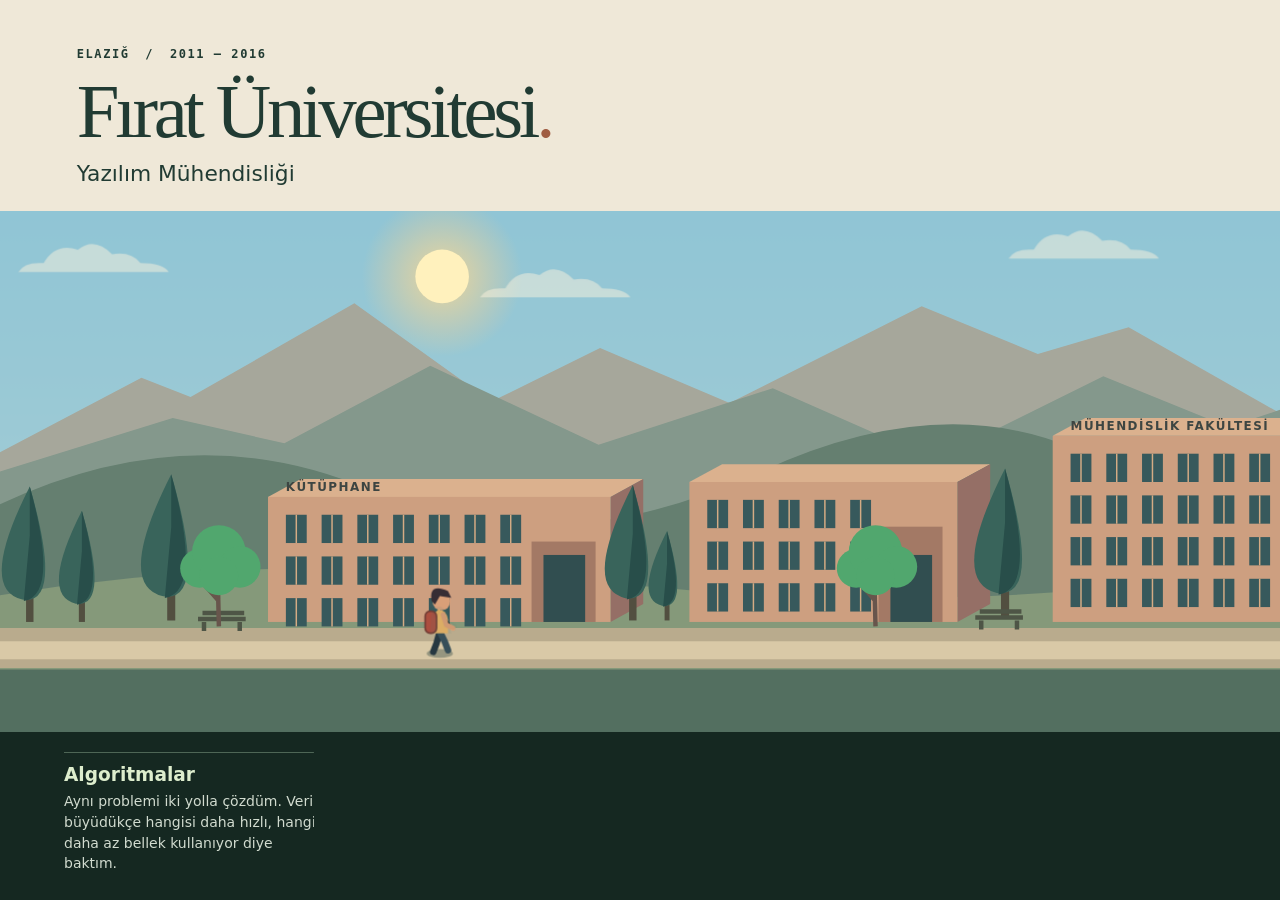
<file: hikaye.html>
<!doctype html>
<html lang="tr">
<head>
<meta charset="utf-8">
<meta name="viewport" content="width=device-width, initial-scale=1">
<title>Burak Seçer — Software Engineer</title>
<link rel="icon" href="favicon.ico">
<link rel="stylesheet" href="css/campus.css">
<link rel="stylesheet" href="css/alpata.css">
<link rel="stylesheet" href="css/api-intro.css">

<script defer src="js/campus.js?v=takesim2"></script>
<script defer src="js/exchange.js"></script>
<script defer src="js/agency.js"></script>
<link rel="stylesheet" href="css/delivery.css">
<script defer src="js/delivery.js?v=takesim2"></script>
<link rel="stylesheet" href="css/papara.css?v=stable">
<script defer src="js/papara.js?v=terminoloji"></script>
<link rel="stylesheet" href="css/takesim.css?v=door">
<link rel="stylesheet" href="css/mimeda.css?v=fireworks">
<script defer src="js/mimeda.js?v=terminoloji"></script>
</head>
<body>
<main>
<section class="campus paused" id="university">
<header><p class="date">ELAZIĞ <span>/</span> 2011 — 2016</p><h1>Fırat Üniversitesi<span>.</span></h1><p class="subject">Yazılım Mühendisliği</p></header>
<div class="journey"><svg id="campus-view" viewBox="0 0 1150 350" preserveAspectRatio="none" role="img" aria-label="Dağların önündeki kampüste kütüphaneden mühendislik fakültesine yürüyen öğrenci">
<defs><linearGradient id="sky" x2="0" y2="1" gradientUnits="objectBoundingBox"><stop stop-color="#799b9c"/><stop offset=".7" stop-color="#f7cc99"/><stop offset="1" stop-color="#edbd91"/></linearGradient>
<radialGradient id="sun-halo"><stop stop-color="#ffda8e" stop-opacity=".82"/><stop offset="1" stop-color="#ffcf8a" stop-opacity="0"/></radialGradient>
<g id="grove-tree"><path d="M0 0l-1-43m1 26-15-17m14 8 14-19" fill="none" stroke="#68554c" stroke-width="3"/><g class="crown"><circle cx="-13" cy="-39" r="13"/><circle cy="-50" r="18"/><circle cx="14" cy="-40" r="14"/><circle cy="-34" r="13"/></g></g>
<g id="cypress"><path d="M0 0v-58" stroke="#524f40" stroke-width="5"/><path d="M0-91Q-35-22-5-15Q23-11 0-91" fill="#39645b"/><path d="M0-91Q20-18-4-14L0-58z" fill="#284e4a"/></g>
<g id="bench" stroke="#4e5546" stroke-width="3"><path d="M0-8h32M3-12h28M4-6v6m24-6v6"/></g></defs>
<rect width="1150" height="350" fill="url(#sky)"/><g id="weather-sky" aria-hidden="true"><rect class="day-tone" width="1150" height="350"/><rect class="dusk-tone" width="1150" height="350"/><rect class="night-tone" width="1150" height="350"/></g>
<g id="stars" fill="#fff0d5" aria-hidden="true"></g>
<g id="daylight"><circle r="54" fill="url(#sun-halo)"/><circle r="18" fill="#fff1bd"/></g>
<g id="moonlight"><path d="M0-13a13 13 0 1 0 13 18A14 14 0 0 1 0-13" fill="#fff2ce"/></g>
<g id="cloudbank" fill="#fff4de" opacity=".48"><g class="campus-breeze"><path id="cloud" d="M0 0q4-7 17-6 8-14 23-9 11-9 23 3 13-2 19 6 15 0 19 6z"/><use href="#cloud" x="310" y="17"/><use href="#cloud" x="665" y="-9"/><use href="#cloud" x="930" y="13"/></g></g>
<path d="M0 162 95 112 128 125 238 62 330 128 403 92 490 129 619 64 697 96 758 78 867 140 977 80 1150 143V260H0Z" fill="#a6a79b"/>
<path d="M0 175 116 139 191 156 289 104 402 157 519 119 628 167 741 111 825 145 955 102 1075 143 1150 121V270H0Z" fill="#84988c"/>
<path d="M0 197Q130 136 250 188T511 175T756 178T1003 171T1150 165V289H0Z" fill="#657f70"/>
<path d="M0 258Q200 226 404 249T800 247T1150 237V350H0Z" fill="#85997a"/>
<g transform="translate(180 192)"><path d="M0 0l22-12h230L230 0z" fill="#dbb18e"/><path d="M230 0l22-12v84l-22 12z" fill="#956f66"/><rect width="230" height="84" fill="#cd9f80"/><rect x="12" y="12" width="14" height="19" fill="#37595c"/><path d="M19 12v19" stroke="#d4ab84"/><rect x="12" y="40" width="14" height="19" fill="#37595c"/><path d="M19 40v19" stroke="#d4ab84"/><rect x="12" y="68" width="14" height="19" fill="#37595c"/><path d="M19 68v19" stroke="#d4ab84"/><rect x="36" y="12" width="14" height="19" fill="#37595c"/><path d="M43 12v19" stroke="#d4ab84"/><rect x="36" y="40" width="14" height="19" fill="#37595c"/><path d="M43 40v19" stroke="#d4ab84"/><rect x="36" y="68" width="14" height="19" fill="#37595c"/><path d="M43 68v19" stroke="#d4ab84"/><rect x="60" y="12" width="14" height="19" fill="#37595c"/><path d="M67 12v19" stroke="#d4ab84"/><rect x="60" y="40" width="14" height="19" fill="#37595c"/><path d="M67 40v19" stroke="#d4ab84"/><rect x="60" y="68" width="14" height="19" fill="#37595c"/><path d="M67 68v19" stroke="#d4ab84"/><rect x="84" y="12" width="14" height="19" fill="#37595c"/><path d="M91 12v19" stroke="#d4ab84"/><rect x="84" y="40" width="14" height="19" fill="#37595c"/><path d="M91 40v19" stroke="#d4ab84"/><rect x="84" y="68" width="14" height="19" fill="#37595c"/><path d="M91 68v19" stroke="#d4ab84"/><rect x="108" y="12" width="14" height="19" fill="#37595c"/><path d="M115 12v19" stroke="#d4ab84"/><rect x="108" y="40" width="14" height="19" fill="#37595c"/><path d="M115 40v19" stroke="#d4ab84"/><rect x="108" y="68" width="14" height="19" fill="#37595c"/><path d="M115 68v19" stroke="#d4ab84"/><rect x="132" y="12" width="14" height="19" fill="#37595c"/><path d="M139 12v19" stroke="#d4ab84"/><rect x="132" y="40" width="14" height="19" fill="#37595c"/><path d="M139 40v19" stroke="#d4ab84"/><rect x="132" y="68" width="14" height="19" fill="#37595c"/><path d="M139 68v19" stroke="#d4ab84"/><rect x="156" y="12" width="14" height="19" fill="#37595c"/><path d="M163 12v19" stroke="#d4ab84"/><rect x="156" y="40" width="14" height="19" fill="#37595c"/><path d="M163 40v19" stroke="#d4ab84"/><rect x="156" y="68" width="14" height="19" fill="#37595c"/><path d="M163 68v19" stroke="#d4ab84"/><rect x="177" y="30" width="43" height="54" fill="#a37965"/><rect x="185" y="39" width="28" height="45" fill="#314e50"/><text x="12" y="-4" font-size="8" font-weight="700" letter-spacing="1" fill="#3d4542">KÜTÜPHANE</text></g><g transform="translate(463 182)"><path d="M0 0l22-12h180L180 0z" fill="#dbb18e"/><path d="M180 0l22-12v94l-22 12z" fill="#956f66"/><rect width="180" height="94" fill="#cd9f80"/><rect x="12" y="12" width="14" height="19" fill="#37595c"/><path d="M19 12v19" stroke="#d4ab84"/><rect x="12" y="40" width="14" height="19" fill="#37595c"/><path d="M19 40v19" stroke="#d4ab84"/><rect x="12" y="68" width="14" height="19" fill="#37595c"/><path d="M19 68v19" stroke="#d4ab84"/><rect x="36" y="12" width="14" height="19" fill="#37595c"/><path d="M43 12v19" stroke="#d4ab84"/><rect x="36" y="40" width="14" height="19" fill="#37595c"/><path d="M43 40v19" stroke="#d4ab84"/><rect x="36" y="68" width="14" height="19" fill="#37595c"/><path d="M43 68v19" stroke="#d4ab84"/><rect x="60" y="12" width="14" height="19" fill="#37595c"/><path d="M67 12v19" stroke="#d4ab84"/><rect x="60" y="40" width="14" height="19" fill="#37595c"/><path d="M67 40v19" stroke="#d4ab84"/><rect x="60" y="68" width="14" height="19" fill="#37595c"/><path d="M67 68v19" stroke="#d4ab84"/><rect x="84" y="12" width="14" height="19" fill="#37595c"/><path d="M91 12v19" stroke="#d4ab84"/><rect x="84" y="40" width="14" height="19" fill="#37595c"/><path d="M91 40v19" stroke="#d4ab84"/><rect x="84" y="68" width="14" height="19" fill="#37595c"/><path d="M91 68v19" stroke="#d4ab84"/><rect x="108" y="12" width="14" height="19" fill="#37595c"/><path d="M115 12v19" stroke="#d4ab84"/><rect x="108" y="40" width="14" height="19" fill="#37595c"/><path d="M115 40v19" stroke="#d4ab84"/><rect x="108" y="68" width="14" height="19" fill="#37595c"/><path d="M115 68v19" stroke="#d4ab84"/><rect x="127" y="30" width="43" height="64" fill="#a37965"/><rect x="135" y="49" width="28" height="45" fill="#314e50"/><text x="12" y="-4" font-size="8" font-weight="700" letter-spacing="1" fill="#3d4542"></text></g><g transform="translate(707 151)"><path d="M0 0l22-12h330L330 0z" fill="#dbb18e"/><path d="M330 0l22-12v125l-22 12z" fill="#956f66"/><rect width="330" height="125" fill="#cd9f80"/><rect x="12" y="12" width="14" height="19" fill="#37595c"/><path d="M19 12v19" stroke="#d4ab84"/><rect x="12" y="40" width="14" height="19" fill="#37595c"/><path d="M19 40v19" stroke="#d4ab84"/><rect x="12" y="68" width="14" height="19" fill="#37595c"/><path d="M19 68v19" stroke="#d4ab84"/><rect x="12" y="96" width="14" height="19" fill="#37595c"/><path d="M19 96v19" stroke="#d4ab84"/><rect x="36" y="12" width="14" height="19" fill="#37595c"/><path d="M43 12v19" stroke="#d4ab84"/><rect x="36" y="40" width="14" height="19" fill="#37595c"/><path d="M43 40v19" stroke="#d4ab84"/><rect x="36" y="68" width="14" height="19" fill="#37595c"/><path d="M43 68v19" stroke="#d4ab84"/><rect x="36" y="96" width="14" height="19" fill="#37595c"/><path d="M43 96v19" stroke="#d4ab84"/><rect x="60" y="12" width="14" height="19" fill="#37595c"/><path d="M67 12v19" stroke="#d4ab84"/><rect x="60" y="40" width="14" height="19" fill="#37595c"/><path d="M67 40v19" stroke="#d4ab84"/><rect x="60" y="68" width="14" height="19" fill="#37595c"/><path d="M67 68v19" stroke="#d4ab84"/><rect x="60" y="96" width="14" height="19" fill="#37595c"/><path d="M67 96v19" stroke="#d4ab84"/><rect x="84" y="12" width="14" height="19" fill="#37595c"/><path d="M91 12v19" stroke="#d4ab84"/><rect x="84" y="40" width="14" height="19" fill="#37595c"/><path d="M91 40v19" stroke="#d4ab84"/><rect x="84" y="68" width="14" height="19" fill="#37595c"/><path d="M91 68v19" stroke="#d4ab84"/><rect x="84" y="96" width="14" height="19" fill="#37595c"/><path d="M91 96v19" stroke="#d4ab84"/><rect x="108" y="12" width="14" height="19" fill="#37595c"/><path d="M115 12v19" stroke="#d4ab84"/><rect x="108" y="40" width="14" height="19" fill="#37595c"/><path d="M115 40v19" stroke="#d4ab84"/><rect x="108" y="68" width="14" height="19" fill="#37595c"/><path d="M115 68v19" stroke="#d4ab84"/><rect x="108" y="96" width="14" height="19" fill="#37595c"/><path d="M115 96v19" stroke="#d4ab84"/><rect x="132" y="12" width="14" height="19" fill="#37595c"/><path d="M139 12v19" stroke="#d4ab84"/><rect x="132" y="40" width="14" height="19" fill="#37595c"/><path d="M139 40v19" stroke="#d4ab84"/><rect x="132" y="68" width="14" height="19" fill="#37595c"/><path d="M139 68v19" stroke="#d4ab84"/><rect x="132" y="96" width="14" height="19" fill="#37595c"/><path d="M139 96v19" stroke="#d4ab84"/><rect x="156" y="12" width="14" height="19" fill="#37595c"/><path d="M163 12v19" stroke="#d4ab84"/><rect x="156" y="40" width="14" height="19" fill="#37595c"/><path d="M163 40v19" stroke="#d4ab84"/><rect x="156" y="68" width="14" height="19" fill="#37595c"/><path d="M163 68v19" stroke="#d4ab84"/><rect x="156" y="96" width="14" height="19" fill="#37595c"/><path d="M163 96v19" stroke="#d4ab84"/><rect x="180" y="12" width="14" height="19" fill="#37595c"/><path d="M187 12v19" stroke="#d4ab84"/><rect x="180" y="40" width="14" height="19" fill="#37595c"/><path d="M187 40v19" stroke="#d4ab84"/><rect x="180" y="68" width="14" height="19" fill="#37595c"/><path d="M187 68v19" stroke="#d4ab84"/><rect x="180" y="96" width="14" height="19" fill="#37595c"/><path d="M187 96v19" stroke="#d4ab84"/><rect x="204" y="12" width="14" height="19" fill="#37595c"/><path d="M211 12v19" stroke="#d4ab84"/><rect x="204" y="40" width="14" height="19" fill="#37595c"/><path d="M211 40v19" stroke="#d4ab84"/><rect x="204" y="68" width="14" height="19" fill="#37595c"/><path d="M211 68v19" stroke="#d4ab84"/><rect x="204" y="96" width="14" height="19" fill="#37595c"/><path d="M211 96v19" stroke="#d4ab84"/><rect x="228" y="12" width="14" height="19" fill="#37595c"/><path d="M235 12v19" stroke="#d4ab84"/><rect x="228" y="40" width="14" height="19" fill="#37595c"/><path d="M235 40v19" stroke="#d4ab84"/><rect x="228" y="68" width="14" height="19" fill="#37595c"/><path d="M235 68v19" stroke="#d4ab84"/><rect x="228" y="96" width="14" height="19" fill="#37595c"/><path d="M235 96v19" stroke="#d4ab84"/><rect x="252" y="12" width="14" height="19" fill="#37595c"/><path d="M259 12v19" stroke="#d4ab84"/><rect x="252" y="40" width="14" height="19" fill="#37595c"/><path d="M259 40v19" stroke="#d4ab84"/><rect x="252" y="68" width="14" height="19" fill="#37595c"/><path d="M259 68v19" stroke="#d4ab84"/><rect x="252" y="96" width="14" height="19" fill="#37595c"/><path d="M259 96v19" stroke="#d4ab84"/><rect x="277" y="30" width="43" height="95" fill="#a37965"/><rect x="285" y="80" width="28" height="45" fill="#314e50"/><text x="12" y="-4" font-size="8" font-weight="700" letter-spacing="1" fill="#3d4542">MÜHENDİSLİK FAKÜLTESİ</text></g><use href="#cypress" transform="translate(20 276) scale(1)"/><use href="#cypress" transform="translate(55 276) scale(0.82)"/><use href="#cypress" transform="translate(115 275) scale(1.08)"/><use href="#cypress" transform="translate(425 275) scale(1)"/><use href="#cypress" transform="translate(448 275) scale(0.66)"/><use href="#cypress" transform="translate(675 273) scale(1.1)"/><use href="#cypress" transform="translate(1069 275) scale(1.1)"/><use href="#cypress" transform="translate(1100 271) scale(0.8)"/><use href="#cypress" transform="translate(1150 274) scale(1)"/><path d="M0 280h1150v27H0z" fill="#b9ab8d"/><path d="M0 289h1150v12H0z" fill="#d9c9a7"/>
<path d="M0 308h1150v42H0z" fill="#536f60"/>
<use href="#bench" x="133" y="282"/><use href="#bench" x="655" y="281"/><use href="#bench" x="1071" y="282"/>
<g aria-hidden="true"><use href="#grove-tree" x="147" y="279"/><use href="#grove-tree" x="588" y="279"/><use href="#grove-tree" x="927" y="279"/></g>
<rect class="night-shade" width="1150" height="350" fill="#15223c" pointer-events="none"/>
<g id="weather-particles" aria-hidden="true"></g>
<g id="walker"><ellipse cy="1" rx="8" ry="2.6" fill="#334b4566"/>
<g class="student" stroke-linecap="round">
<path class="leg left" d="M0 -12l-2 7-2 5" stroke="#263841" stroke-width="4"/>
<path class="leg right" d="M0 -12l3 6 2 5" stroke="#374f59" stroke-width="4"/>
<path d="M-1 -25q5 0 6 6v8h-10v-10z" fill="#edb363"/>
<circle cx="1" cy="-30" r="5.5" fill="#d99f78"/><path d="M-5 -30q-2-11 10-6l2 4-7-1-3 5z" fill="#362d34"/>
<path d="M2 -22l2 6 4 2" stroke="#df9d72" stroke-width="3"/>
<g id="school-pack"><rect x="-9" y="-24" width="7" height="13" rx="3" fill="#ac4e3f" stroke="#723d35"/></g>
<g id="hoodie" opacity="0"><path d="M-5-25q5-4 9 1l3 13H-6z" fill="#437d79"/><path d="M-6-26l7 2-4 4z" fill="#2d5759"/><path d="M3-23l2 7 3 1" fill="none" stroke="#437d79" stroke-width="4"/></g>
<g id="jacket" opacity="0"><path d="M-4-26l4-1 4 2 3 16H-7z" fill="#36475c"/><path d="M-1-26l2 9 2-8" fill="#e6d4ab"/><path d="M-4-25l4 4 2 10" fill="none" stroke="#73839a"/><path d="M2-23l3 7 3 1" fill="none" stroke="#455974" stroke-width="4"/><path d="M-4-26l9 15" stroke="#a88351" stroke-width="1.3"/><rect x="0" y="-15" width="9" height="7" rx="1.5" fill="#a87845" stroke="#654a36"/><path d="M-3-30h9" stroke="#4a3c37" stroke-width="1"/><rect x="2" y="-32" width="5" height="3" rx="1" fill="none" stroke="#4a3c37"/></g>
</g></g></svg>
<a id="next" href="#alpata" aria-label="Kapıdan geç ve Alpata deneyimine devam et" hidden><span class="door-panel" aria-hidden="true"></span><span class="door-sign">Alpata’ya geç →</span></a></div>
<div class="journal"><ol class="lessons" aria-label="Mühendislik disiplinimin temelleri">
<li><strong>Algoritmalar</strong><small>Aynı problemi iki yolla çözdüm. Veri büyüdükçe hangisi daha hızlı, hangisi daha az bellek kullanıyor diye baktım.</small></li>
<li><strong>Veri Yapıları</strong><small>Bir kaydı <code>key</code> ile bulmayı öğrendim. İşleri geliş sırasına göre işlemek için <code>queue</code> kullandım.</small></li>
<li><strong>Yazılım Tasarımı</strong><small>Kodu küçük modüllere ayırmayı öğrendim. Böylece bir kural değiştiğinde yalnızca ilgili modülü güncelleyebildim.</small></li>
<li><strong>Yazılım Testi</strong><small>Boş bir liste gelirse ne olur? Böyle durumlar için <code>test case</code> yazmayı öğrendim.</small></li>
</ol></div>
</section>
<section id="alpata" class="exchange paused" hidden aria-labelledby="alpata-title">
<header><p class="date">ESKİŞEHİR <span>/</span> 2016 — 2018</p><h1 id="alpata-title" tabindex="-1">Alpata Teknoloji<span>.</span></h1></header>
<div class="exchange-scene"><svg id="exchange-world" viewBox="0 0 540 320" aria-label="Eskişehir’den Rize’deki çay satış salonuna uzanan yol" role="img">
<defs><linearGradient id="exchange-sky" x2="0" y2="1"><stop stop-color="#8bb8bc"/><stop offset="1" stop-color="#f6d6ad"/></linearGradient><pattern id="tea-rows" width="14" height="14" patternUnits="userSpaceOnUse" patternTransform="rotate(-16)"><rect width="14" height="14" fill="#558263"/><path d="M0 3h14" stroke="#99aa6b" stroke-width="4"/></pattern>
<g id="exchange-branch"><rect y="-91" width="155" height="91" fill="currentColor"/><path d="m-6-91 83-28 84 28z" fill="#8e5851"/><rect x="6" y="-86" width="143" height="25" fill="#f5e1b8"/><path d="M12-49h24v28H12zm37 0h24v28H49z" fill="#446568"/><rect x="95" y="-53" width="35" height="53" fill="#684f42"/><path d="M99-49h27v29H99z" fill="#354c50"/></g>
<g id="door-host"><path d="m-3-14-2 14m8-14 3 14" fill="none" stroke="#34454a" stroke-width="4"/><path d="M-5-28q6-4 10 0l2 16H-6z" fill="currentColor"/><circle cy="-35" r="5.5" fill="#c78e69"/><path d="M-6-35q0-11 11-4v3l-7-1z" fill="#4b3d37"/><path d="M-5-25l-3 10" stroke="#c78e69" stroke-width="3" stroke-linecap="round"/></g></defs>
<rect width="2010" height="320" fill="url(#exchange-sky)"/><circle cx="1240" cy="63" r="30" fill="#fff0c0"/>
<g class="exchange-breeze" fill="#fff1d6" opacity=".64"><path transform="translate(35 83)" d="M0 0q8-9 18-6 12-18 27-6 12-6 23 6 12 0 16 6z"/><path transform="translate(370 60)" d="M0 0q8-9 18-6 12-18 27-6 12-6 23 6 12 0 16 6z"/><path transform="translate(720 93)" d="M0 0q8-9 18-6 12-18 27-6 12-6 23 6 12 0 16 6z"/><path transform="translate(1040 93)" d="M0 0q8-9 18-6 12-18 27-6 12-6 23 6 12 0 16 6z"/><path transform="translate(1380 70)" d="M0 0q8-9 18-6 12-18 27-6 12-6 23 6 12 0 16 6z"/><path transform="translate(1740 90)" d="M0 0q8-9 18-6 12-18 27-6 12-6 23 6 12 0 16 6z"/></g><path d="M0 162 148 99 284 159 426 83 554 159 736 98 858 147 1024 65 1111 131 1241 55 1393 134 1512 66 1620 117v166H0z" fill="#91a69a"/>
<path d="M0 193q130-80 269-18t295-1 300 0 316-15 300-6l140-12v146H0z" fill="#6b907b"/>
<path d="M0 222q115-35 217 0t206-4v52H0z" fill="#7eb2b0"/><path d="M89 220q72-55 154 0m-150-8h143" fill="none" stroke="#8e745f" stroke-width="7"/>
<path d="M795 244q184-119 354-61t324-17q88-39 147-20v117H795z" fill="url(#tea-rows)"/>
<path id="exchange-meadow" fill="#81977e" d="M0 229 Q72 207 152 225 T286 216 C336 194 361 172 431 174 S558 205 640 225 S835 210 920 229 C977 233 1000 176 1077 173 S1194 207 1243 233 S1390 247 1470 241 T1620 228 Q1800 192 2010 228 V267 H0 Z"/>
<path d="M115.7 235c-13 11.8 25 18.0 24 31" fill="none" stroke="#ccbd9f" stroke-width="7" stroke-linecap="round"/>
<path d="M447.66 189c-13 29.3 25 44.7 24 77" fill="none" stroke="#ccbd9f" stroke-width="7" stroke-linecap="round"/>
<path d="M909 247c-13 7.2 25 11.0 24 19" fill="none" stroke="#ccbd9f" stroke-width="7" stroke-linecap="round"/>
<path d="M1099.66 190c-13 28.9 25 44.1 24 76" fill="none" stroke="#ccbd9f" stroke-width="7" stroke-linecap="round"/>
<g transform="translate(14 235) scale(0.9)" aria-label="EDİRNE Ticaret Borsası"><use href="#exchange-branch" color="#dbba96"/><text class="branch-name" x="77" y="-69" text-anchor="middle">EDİRNE TİCARET BORSASI</text></g>
<g transform="translate(115.7 238) scale(1.18)" color="#ab6b46"><use href="#door-host"/><g data-greet-x="115.7" transform="translate(5 -26)"><path d="M0 0l3 8" stroke="currentColor" stroke-width="5" stroke-linecap="round"/><g class="forearm" transform="translate(3 8)"><path d="M0 0l2 8" stroke="#e0a882" stroke-width="4" stroke-linecap="round"/><ellipse cx="2" cy="9" rx="3" ry="4" fill="#f1ba92" stroke="#765044" stroke-width=".7"/></g></g></g>
<g transform="translate(355 189) scale(0.82)" aria-label="GİRESUN Ticaret Borsası"><use href="#exchange-branch" color="#decba4"/><text class="branch-name" x="77" y="-69" text-anchor="middle">GİRESUN TİCARET BORSASI</text></g>
<g transform="translate(447.65999999999997 192) scale(1.18)" color="#596c93"><use href="#door-host"/><g data-greet-x="447.65999999999997" transform="translate(5 -26)"><path d="M0 0l3 8" stroke="currentColor" stroke-width="5" stroke-linecap="round"/><g class="forearm" transform="translate(3 8)"><path d="M0 0l2 8" stroke="#e0a882" stroke-width="4" stroke-linecap="round"/><ellipse cx="2" cy="9" rx="3" ry="4" fill="#f1ba92" stroke="#765044" stroke-width=".7"/></g></g></g>
<g transform="translate(796 247) scale(1)" aria-label="AFYON Ticaret Borsası"><use href="#exchange-branch" color="#cea895"/><text class="branch-name" x="77" y="-69" text-anchor="middle">AFYON TİCARET BORSASI</text></g>
<g transform="translate(909 250) scale(1.18)" color="#976856"><use href="#door-host"/><g data-greet-x="909" transform="translate(5 -26)"><path d="M0 0l3 8" stroke="currentColor" stroke-width="5" stroke-linecap="round"/><g class="forearm" transform="translate(3 8)"><path d="M0 0l2 8" stroke="#e0a882" stroke-width="4" stroke-linecap="round"/><ellipse cx="2" cy="9" rx="3" ry="4" fill="#f1ba92" stroke="#765044" stroke-width=".7"/></g></g></g>
<g transform="translate(1007 190) scale(0.82)" aria-label="İSTANBUL Ticaret Borsası"><use href="#exchange-branch" color="#ddc097"/><text class="branch-name" x="77" y="-69" text-anchor="middle">İSTANBUL TİCARET BORSASI</text></g>
<g transform="translate(1099.66 193) scale(1.18)" color="#426958"><use href="#door-host"/><g data-greet-x="1099.66" transform="translate(5 -26)"><path d="M0 0l3 8" stroke="currentColor" stroke-width="5" stroke-linecap="round"/><g class="forearm" transform="translate(3 8)"><path d="M0 0l2 8" stroke="#e0a882" stroke-width="4" stroke-linecap="round"/><ellipse cx="2" cy="9" rx="3" ry="4" fill="#f1ba92" stroke="#765044" stroke-width=".7"/></g></g></g>
<g transform="translate(1275 178)"><rect width="210" height="85" fill="#dec5a1"/><path d="M-4 0h218" stroke="#9a584a" stroke-width="5"/>
<g id="bid-wall" transform="translate(10 -96)" aria-label="Temsili fındık açık artırması">
<path d="M14 88v8m159-8v8" stroke="#525953" stroke-width="4"/>
<rect width="190" height="88" rx="3" fill="#152d30" stroke="#67746b" stroke-width="4"/>
<path d="M8 23h174M8 64h174" stroke="#42625e"/>
<text x="9" y="16" class="wall-caption">FINDIK · TEMSİLİ TEKLİF</text>
<text x="10" y="52" class="wall-price" id="hazelnut-bid">120 ₺/kg</text>
<path d="m128 52 12-5 10 1 12-11 15-5" fill="none" stroke="#91db9c" stroke-width="2"/>
<text x="10" y="79" class="wall-caption" id="bid-number">TEKLİF 01</text></g><text x="105" y="19" text-anchor="middle">RİZE · ÇAY SATIŞ SALONU</text><path d="M14 34h30v31H14zm44 0h30v31H58zm44 0h30v31h-30zm58-5h32v56h-32z" fill="#3a605a"/></g>
<path d="M0 260h2010v32H0z" fill="#d3c2a1"/><path d="M0 288h2010v32H0z" fill="#416356"/>
<g class="road-ad" transform="translate(150 193)"><path d="M12 0v69m90-69v69" stroke="#705b48" stroke-width="4"/><rect width="116" height="42" rx="2" fill="#22453e" stroke="#dac693" stroke-width="3"/><text x="58" y="18" text-anchor="middle" class="ad-title">FEATURE ANALİZİ</text><text x="58" y="32" text-anchor="middle" class="ad-detail">Kullanıcı görüşmeleri</text></g>
<g class="road-ad" transform="translate(666 193)"><path d="M12 0v69m90-69v69" stroke="#705b48" stroke-width="4"/><rect width="116" height="42" rx="2" fill="#22453e" stroke="#dac693" stroke-width="3"/><text x="58" y="18" text-anchor="middle" class="ad-title">C#  /  MS SQL</text><text x="58" y="32" text-anchor="middle" class="ad-detail">Borsa uygulamaları</text></g>
<g class="road-ad" transform="translate(1120 193)"><path d="M12 0v69m90-69v69" stroke="#705b48" stroke-width="4"/><rect width="116" height="42" rx="2" fill="#22453e" stroke="#dac693" stroke-width="3"/><text x="58" y="18" text-anchor="middle" class="ad-title">WPF  /  .NET</text><text x="58" y="32" text-anchor="middle" class="ad-detail">Masaüstü geliştirme</text></g>

<g transform="translate(1650 107)" aria-label="Sodyum ofisi">
<rect width="240" height="153" fill="#345767"/><path d="M-7 0h254v8H-7z" fill="#b3c6bd"/>
<path d="M10 18h220v40H10zm0 48h220v31H10z" fill="#93b9bd"/>
<path d="M52 18v79m49-79v79m49-79v79m48-79v79" stroke="#345767" stroke-width="5"/>
<text x="17" y="131" style="fill:#f4e6c0;font-size:19px">SODYUM</text>
<rect x="155" y="99" width="54" height="54" fill="#182f37"/>
<a id="sodyum-door" href="#sodyum" aria-label="Kapıdan Sodyum’a gir" hidden><rect x="153" y="97" width="58" height="56" fill="#ffe8a3"/><path d="m154 98 20 8v39l-20 7z" fill="#a0794f"/><rect x="136" y="67" width="89" height="25" rx="3" fill="#203f34" stroke="#f5d496"/><text x="180" y="84" text-anchor="middle" style="fill:#fff1c7">İÇERİ GİR →</text></a></g>
<g id="exchange-walker" transform="translate(90 278) scale(1.5)"><ellipse cy="1" rx="8" ry="2.6" fill="#334b4566"/>
<g class="student" stroke-linecap="round">
<path class="leg left" d="M0 -12l-2 7-2 5" stroke="#263841" stroke-width="4"/>
<path class="leg right" d="M0 -12l3 6 2 5" stroke="#374f59" stroke-width="4"/>
<path d="M-1 -25q5 0 6 6v8h-10v-10z" fill="#edb363"/>
<circle cx="1" cy="-30" r="5.5" fill="#d99f78"/><path d="M-5 -30q-2-11 10-6l2 4-7-1-3 5z" fill="#362d34"/>
<path d="M2 -22l2 6 4 2" stroke="#df9d72" stroke-width="3"/>


<g class="graduate-jacket"><path d="M-4-26l4-1 4 2 3 16H-7z" fill="#875c42"/><path d="M-1-26l2 9 2-8" fill="#e6d4ab"/><path d="M-4-25l4 4 2 10" fill="none" stroke="#73839a"/><path d="M2-23l3 7 3 1" fill="none" stroke="#455974" stroke-width="4"/><path d="M-4-26l9 15" stroke="#a88351" stroke-width="1.3"/><rect x="0" y="-15" width="9" height="7" rx="1.5" fill="#a87845" stroke="#654a36"/><path d="M-3-30h9" stroke="#4a3c37" stroke-width="1"/><rect x="2" y="-32" width="5" height="3" rx="1" fill="none" stroke="#4a3c37"/></g>
</g></g></svg></div>
<div class="exchange-dialog" aria-label="Alpata deneyimim">
<div class="episode"><h2>İlk işim, sahada</h2><p>İlk işime Eskişehir’de başladım. Türkiye’de 90’a yakın ticaret borsasıyla çalıştım. Şehir şehir gezip kullanıcılarla aynı masaya oturduk. Bir feature’ın ne işe yarayacağını anlamayı, işi yapan kişiyi dinleyerek öğrendim.</p></div>
<div class="episode"><h2>Borsanın içinde</h2><p>Kurum içi uygulamada tescil, vezne, laboratuvar ve üye işlemlerini geliştiriyorduk. Salon satışları için ayrı bir açık artırma uygulamamız vardı. C# ve MS SQL Server kullanıyorduk; CI/CD hattımız yoktu. Mevcut kodu değiştirirken hangi tasarım kararlarının işimizi zorlaştırdığını gördüm.</p></div>
<div class="episode"><h2>Çay açık artırması</h2><p>Junior geliştiriciyken Rize Ticaret Borsasının çay satış uygulamasını üstlendim. WPF ile sıfırdan yazdığım uygulama bugün hâlâ kullanılıyor. Bugüne kadar bakım ya da yeni bir feature gerektirmedi. 2018’de askerlik nedeniyle Alpata’dan ayrıldım.</p></div>
<div class="exchange-actions"><a href="#university" hidden>← Üniversiteye dön</a></div></div>
</section>
<section id="sodyum" class="exchange agency" hidden aria-labelledby="sodyum-title">
<header><p class="date">İSTANBUL <span>/</span> 2018 — 2020</p><h1 id="sodyum-title" tabindex="-1">Sodyum<span>.</span></h1></header>
<div class="office tram-office"><svg class="office-floor flight-world" viewBox="0 0 700 300" role="img" aria-label="Pilotun taşıdığı JSON başvurusu Levent silüeti üzerinde dört işlemden geçiyor">
<defs><linearGradient id="levent-sky" x2="0" y2="1"><stop stop-color="#85b9ca"/><stop offset=".78" stop-color="#f4d4ab"/></linearGradient>
<pattern id="glass-grid" width="12" height="15" patternUnits="userSpaceOnUse"><rect width="12" height="15" fill="#527980"/><rect x="2" y="2" width="8" height="10" fill="#8db1af"/></pattern>
<g id="street-tree"><path d="M0 0v-21" stroke="#6f594b" stroke-width="4"/><circle cy="-25" r="13" fill="#608472"/><circle cx="-9" cy="-20" r="9" fill="#72947f"/></g></defs>
<defs><pattern id="levent-block" width="1120" height="300" patternUnits="userSpaceOnUse"><rect width="1120" height="300" fill="url(#levent-sky)"/><circle cx="795" cy="47" r="21" fill="#ffe8ae"/>
<path d="M-5 255V130h39V255" fill="#94acab"/><path d="M38 255V136h39V255" fill="#94acab"/><path d="M81 255V142h39V255" fill="#94acab"/><path d="M124 255V148h39V255" fill="#94acab"/><path d="M167 255V154h39V255" fill="#94acab"/><path d="M210 255V160h39V255" fill="#94acab"/><path d="M253 255V166h39V255" fill="#94acab"/><path d="M296 255V172h39V255" fill="#94acab"/><path d="M339 255V178h39V255" fill="#94acab"/><path d="M382 255V184h39V255" fill="#94acab"/><path d="M425 255V190h39V255" fill="#94acab"/><path d="M468 255V131h39V255" fill="#94acab"/><path d="M511 255V137h39V255" fill="#94acab"/><path d="M554 255V143h39V255" fill="#94acab"/><path d="M597 255V149h39V255" fill="#94acab"/><path d="M640 255V155h39V255" fill="#94acab"/><path d="M683 255V161h39V255" fill="#94acab"/><path d="M726 255V167h39V255" fill="#94acab"/><path d="M769 255V173h39V255" fill="#94acab"/><path d="M812 255V179h39V255" fill="#94acab"/><path d="M855 255V185h39V255" fill="#94acab"/><path d="M898 255V191h39V255" fill="#94acab"/><path d="M941 255V132h39V255" fill="#94acab"/><path d="M984 255V138h39V255" fill="#94acab"/><path d="M1027 255V144h39V255" fill="#94acab"/><path d="M1070 255V150h39V255" fill="#94acab"/><path d="M1113 255V156h39V255" fill="#94acab"/><path d="M1156 255V162h39V255" fill="#94acab"/><g><path d="M18 255V171l46 -7v91z" fill="url(#glass-grid)"/><path d="M64 164l9 6v85h-9z" fill="#43676d"/></g><g><path d="M85 255V120l68 -7v142z" fill="url(#glass-grid)"/><path d="M153 113l9 6v136h-9z" fill="#43676d"/></g><g><path d="M171 255V175l49 -7v87z" fill="url(#glass-grid)"/><path d="M220 168l9 6v81h-9z" fill="#43676d"/></g><g><path d="M247 255V94l44 -7v168z" fill="url(#glass-grid)"/><path d="M291 87l9 6v162h-9z" fill="#43676d"/></g><g><path d="M298 255V107l46 -7v155z" fill="url(#glass-grid)"/><path d="M344 100l9 6v149h-9z" fill="#43676d"/></g><g><path d="M358 255V175l59 -7v87z" fill="url(#glass-grid)"/><path d="M417 168l9 6v81h-9z" fill="#43676d"/></g><g><path d="M446 255V126l85 -7v136z" fill="url(#glass-grid)"/><path d="M531 119l9 6v130h-9z" fill="#43676d"/></g><g><path d="M553 255V95l79 -7v167z" fill="url(#glass-grid)"/><path d="M632 88l9 6v161h-9z" fill="#43676d"/></g><g><path d="M658 255V169l58 -7v93z" fill="url(#glass-grid)"/><path d="M716 162l9 6v87h-9z" fill="#43676d"/></g><g><path d="M751 255V104l47 -7v158z" fill="url(#glass-grid)"/><path d="M798 97l9 6v152h-9z" fill="#43676d"/></g><g><path d="M808 255V123l46 -7v139z" fill="url(#glass-grid)"/><path d="M854 116l9 6v133h-9z" fill="#43676d"/></g><g><path d="M895 255V170l70 -7v92z" fill="url(#glass-grid)"/><path d="M965 163l9 6v86h-9z" fill="#43676d"/></g><g><path d="M992 255V132l81 -7v130z" fill="url(#glass-grid)"/><path d="M1073 125l9 6v124h-9z" fill="#43676d"/></g><path d="M0 247h1120v53H0z" fill="#91a38c"/><path d="M0 271h1120v20H0z" fill="#586b69"/><path d="M0 281h1120" stroke="#d2c7ad" stroke-dasharray="17 13"/><use href="#street-tree" x="15" y="270"/><use href="#street-tree" x="225" y="270"/><use href="#street-tree" x="350" y="270"/><use href="#street-tree" x="475" y="270"/><use href="#street-tree" x="635" y="270"/><use href="#street-tree" x="810" y="270"/><use href="#street-tree" x="1080" y="270"/><g class="city-traffic" fill="#e2a85d"><g transform="translate(-140 277)"><path d="M-9 0l4-5h9l4 5h3v4h-22v-4z"/><path d="M-3-4h6l2 3h-10z" fill="#46666b"/><circle cx="-5" cy="4" r="2" fill="#233337"/><circle cx="7" cy="4" r="2" fill="#233337"/></g><g transform="translate(0 277)"><path d="M-9 0l4-5h9l4 5h3v4h-22v-4z"/><path d="M-3-4h6l2 3h-10z" fill="#46666b"/><circle cx="-5" cy="4" r="2" fill="#233337"/><circle cx="7" cy="4" r="2" fill="#233337"/></g><g transform="translate(140 277)"><path d="M-9 0l4-5h9l4 5h3v4h-22v-4z"/><path d="M-3-4h6l2 3h-10z" fill="#46666b"/><circle cx="-5" cy="4" r="2" fill="#233337"/><circle cx="7" cy="4" r="2" fill="#233337"/></g><g transform="translate(280 277)"><path d="M-9 0l4-5h9l4 5h3v4h-22v-4z"/><path d="M-3-4h6l2 3h-10z" fill="#46666b"/><circle cx="-5" cy="4" r="2" fill="#233337"/><circle cx="7" cy="4" r="2" fill="#233337"/></g><g transform="translate(420 277)"><path d="M-9 0l4-5h9l4 5h3v4h-22v-4z"/><path d="M-3-4h6l2 3h-10z" fill="#46666b"/><circle cx="-5" cy="4" r="2" fill="#233337"/><circle cx="7" cy="4" r="2" fill="#233337"/></g><g transform="translate(560 277)"><path d="M-9 0l4-5h9l4 5h3v4h-22v-4z"/><path d="M-3-4h6l2 3h-10z" fill="#46666b"/><circle cx="-5" cy="4" r="2" fill="#233337"/><circle cx="7" cy="4" r="2" fill="#233337"/></g><g transform="translate(700 277)"><path d="M-9 0l4-5h9l4 5h3v4h-22v-4z"/><path d="M-3-4h6l2 3h-10z" fill="#46666b"/><circle cx="-5" cy="4" r="2" fill="#233337"/><circle cx="7" cy="4" r="2" fill="#233337"/></g><g transform="translate(840 277)"><path d="M-9 0l4-5h9l4 5h3v4h-22v-4z"/><path d="M-3-4h6l2 3h-10z" fill="#46666b"/><circle cx="-5" cy="4" r="2" fill="#233337"/><circle cx="7" cy="4" r="2" fill="#233337"/></g><g transform="translate(980 277)"><path d="M-9 0l4-5h9l4 5h3v4h-22v-4z"/><path d="M-3-4h6l2 3h-10z" fill="#46666b"/><circle cx="-5" cy="4" r="2" fill="#233337"/><circle cx="7" cy="4" r="2" fill="#233337"/></g><g transform="translate(1120 277)"><path d="M-9 0l4-5h9l4 5h3v4h-22v-4z"/><path d="M-3-4h6l2 3h-10z" fill="#46666b"/><circle cx="-5" cy="4" r="2" fill="#233337"/><circle cx="7" cy="4" r="2" fill="#233337"/></g></g></pattern></defs><rect class="city-strip" width="1120" height="300" fill="url(#levent-block)"/><g transform="translate(195 0)"><g class="stack-drop"><rect x="-62" y="-11" width="124" height="22" rx="3" fill="#fbdd92" stroke="#815f41"/><text class="stack-label" y="4">React · TypeScript</text></g><g class="impact" stroke="#ffeeb7" stroke-width="3" fill="none"><path d="m-62 239-9-6m20-9-4-12m115 27 9-6m-23-8 5-13"/></g><g class="stop-sign"><path d="M-48 249v20m96-20v20" stroke="#705846" stroke-width="3"/><text class="flight-stop" y="219">Lead API / SQL</text></g></g><g transform="translate(445 0)"><g class="stack-drop"><rect x="-62" y="-11" width="124" height="22" rx="3" fill="#fbdd92" stroke="#815f41"/><text class="stack-label" y="4">MS SQL · .NET</text></g><g class="impact" stroke="#ffeeb7" stroke-width="3" fill="none"><path d="m-62 239-9-6m20-9-4-12m115 27 9-6m-23-8 5-13"/></g><g class="stop-sign"><path d="M-48 249v20m96-20v20" stroke="#705846" stroke-width="3"/><text class="flight-stop" y="219">Call center</text></g></g><g transform="translate(695 0)"><g class="stack-drop"><rect x="-62" y="-11" width="124" height="22" rx="3" fill="#fbdd92" stroke="#815f41"/><text class="stack-label" y="4">MongoDB · Redis</text></g><g class="impact" stroke="#ffeeb7" stroke-width="3" fill="none"><path d="m-62 239-9-6m20-9-4-12m115 27 9-6m-23-8 5-13"/></g><g class="stop-sign"><path d="M-48 249v20m96-20v20" stroke="#705846" stroke-width="3"/><text class="flight-stop" y="219">CRM workflow</text></g></g><g transform="translate(945 0)"><g class="stack-drop"><rect x="-62" y="-11" width="124" height="22" rx="3" fill="#fbdd92" stroke="#815f41"/><text class="stack-label" y="4">Selenium · Seq</text></g><g class="impact" stroke="#ffeeb7" stroke-width="3" fill="none"><path d="m-62 239-9-6m20-9-4-12m115 27 9-6m-23-8 5-13"/></g><g class="stop-sign"><path d="M-48 249v20m96-20v20" stroke="#705846" stroke-width="3"/><text class="flight-stop" y="219">Aktivasyon</text></g></g><g transform="translate(1090 118)" aria-label="Yemeksepeti binası"><rect width="228" height="149" fill="#a6294d"/><path d="M-6 0h240" stroke="#702138" stroke-width="6"/><rect x="9" y="12" width="210" height="40" rx="2" fill="#d94267"/><text x="114" y="38" text-anchor="middle" style="fill:white;font:bold italic 21px system-ui">Yemeksepeti</text><path d="M13 67h39v29H13zm50 0h39v29H63zm50 0h39v29h-39z" fill="#bacdd0"/><rect x="169" y="76" width="47" height="73" fill="#50233a"/>
<a class="delivery-door" href="#yemeksepeti" aria-label="Yemeksepeti’ne gir" hidden><rect x="168" y="76" width="49" height="73" fill="#ffe5ac"/><path d="m169 77 21 8v57l-21 6z" fill="#94445a"/><rect x="129" y="53" width="94" height="22" rx="3" fill="#50233a"/><text x="176" y="68" text-anchor="middle" style="fill:white;font:bold 11px system-ui">İçeri gir →</text></a></g><g class="plane"><path d="m-31-1-12-12h7l15 10 31 1q15-1 23 6-3 5-25 6h-37z" fill="#d57849" stroke="#604937"/><path d="M-9-3q0-14 11-14 12 0 15 16z" fill="#bddedb" stroke="#51666b"/><path d="M-4-3q5-6 11 0v3H-4z" fill="#315e54"/><circle cx="2" cy="-8" r="4.5" fill="#be865f"/><path d="M-3-9q-2-8 8-5l2 3z" fill="#45372d"/><path d="m-2 3-14 14h10L12 5" fill="#f0ac6f" stroke="#80593d"/><g transform="translate(33 3)"><ellipse rx="4" ry="15" fill="#edf7ed" opacity=".22"/><g class="propeller"><path d="M0 0Q-5-6-2-16Q1-18 1-12L1 0ZM0 0Q5 6 2 16Q-1 18-1 12L-1 0Z" fill="#344e58"/><path d="M-2-15v3m4 15v3" stroke="#f7cb7d" stroke-width="2"/></g><circle r="2.5" fill="#dab786"/></g><g class="flight-cargo"><path d="m-20 10-20 25m58-25 22 25" stroke="#594e41" fill="none"/>
<rect x="-80" y="34" width="160" height="56" rx="5" fill="#1d353c" stroke="#deb378" stroke-width="2"/><text class="json-line" x="-71" y="48">{ "id": "L-42",</text><text class="json-line json-status" x="-71" y="65"></text><text class="json-line" x="-71" y="81">}</text></g></g></svg><p class="station-caption"></p></div>
<div class="exchange-dialog"><div class="story-rail" tabindex="0" aria-label="Sodyum deneyimleri"><div class="episode"><h2>Call center’dan CRM’e</h2><p>Sodyum, Vodafone ve Digiturk ürünleri satan bir firmanın iştirakinde kurulan bir ajanstı. 4–5 kişilik ekibimizle içerideki call center yazılımına bağlı bir CRM geliştirdik. Web sitesinden gelen lead’i API üzerinden SQL’e “aranacak” olarak kaydediyorduk. Call center, arama listesini belirli aralıklarla bizim API’den çekiyordu.</p></div>
<div class="episode"><h2>Akışı veriyle kurduk</h2><p>İlk aramadan hat aktivasyonuna kadar her status’un hangi status’a bağlanacağını tanımlayabiliyorduk. İki adım arasına yeni bir status ekleyip bağlantıları değiştirebiliyorduk. Temsilci müşteriyi arayıp bilgileri CRM’e giriyordu. Kayıt tanımlanan status’lerden geçince Selenium robotu Vodafone ekranlarında hattı otomatik aktive ediyordu.</p></div>
<div class="episode"><h2>Backend Team Lead</h2><p>Backend’de .NET, MongoDB, Redis ve MS SQL Server; arayüzde React ve TypeScript kullandık. Logları Seq ile izledik. Son 4–5 ayda backend ekibinin yönetimini üstlendim ve resmî olarak Team Lead oldum.</p></div>
</div><div class="exchange-actions"><button class="retrace" hidden>Akışı tekrar izle ↻</button> <a href="#alpata">← Alpata’ya dön</a></div></div></section>
<section id="yemeksepeti" class="delivery-level" hidden aria-labelledby="delivery-title">
<header><p class="date">İSTANBUL <span>/</span> 2020 — 2023</p><h1 tabindex="-1" id="delivery-title">Yemeksepeti / Delivery Hero<span>.</span></h1></header>
<div class="shore"><svg id="seaside" viewBox="0 0 800 290" role="img" aria-label="İstanbul sahilinde Banabi ve Delivery Hero iskelelerine yürüyüp oltayla teknoloji dubalarını çıkaran karakter">
<defs><linearGradient id="coast-sky" x2="0" y2="1"><stop stop-color="#a3d2d6"/><stop offset="1" stop-color="#ffe0ae"/></linearGradient>
<linearGradient id="coast-water" x2="0" y2="1"><stop stop-color="#70bbc1"/><stop offset="1" stop-color="#207b89"/></linearGradient>
<pattern id="waterlines" width="66" height="19" patternUnits="userSpaceOnUse"><path d="M5 8q7 3 15 0m15 7h9" fill="none" stroke="#bde5df" opacity=".52"/></pattern>
<pattern id="quay" width="32" height="12" patternUnits="userSpaceOnUse"><rect width="32" height="12" fill="#dbc6a2"/><path d="M0 11h32m-18 0V6" stroke="#c3ab8b"/></pattern></defs>
<rect x="-2000" y="-1000" width="5600" height="1140" fill="url(#coast-sky)"/><circle cx="610" cy="55" r="24" fill="#ffe6ad"/>
<path d="M-1800 121q190-70 370-12t360-11 360 6 360-3 360-8 360 9 360-5 360-4 360 7 360-4 360-8 360 4v80h-4320z" fill="#789d99"/>
<g fill="#668a87"><path d="M424 114v-12h14l4-10 4 10h18v12zm-5 0V88l2-9 2 9v26zm48 0V89l2-9 2 9v25z"/><path d="M885 116V84l6-17 6 17v32z"/></g>
<rect x="-2000" y="120" width="5600" height="106" fill="url(#coast-water)"/><rect class="sea-glints" x="-2000" y="122" width="5600" height="101" fill="url(#waterlines)"/>
<g aria-hidden="true" transform="translate(150 129) scale(0.45)"><g class="harbour-traffic" style="--voyage:39s"><path d="M0 0h79l-10 7H10z" fill="#354b54"/><path d="M10-11h53l8 11H7z" fill="#f1e5c9"/><path d="M16-7h38m-26-6h19" stroke="#638793" stroke-width="3"/><path d="M30-16h7v5h-7z" fill="#a94435"/><g transform="translate(33 -17)" fill="#fff5dc"><circle class="funnel-smoke" r="4" style="animation-delay:-0s"/><circle class="funnel-smoke" r="4" style="animation-delay:-1s"/><circle class="funnel-smoke" r="4" style="animation-delay:-2s"/></g></g></g>
<g aria-hidden="true" transform="translate(540 138) scale(0.7)"><g class="harbour-traffic" style="--voyage:32s"><path d="M0 0h79l-10 7H10z" fill="#354b54"/><path d="M10-11h53l8 11H7z" fill="#f1e5c9"/><path d="M16-7h38m-26-6h19" stroke="#638793" stroke-width="3"/><path d="M30-16h7v5h-7z" fill="#a94435"/><g transform="translate(33 -17)" fill="#fff5dc"><circle class="funnel-smoke" r="4" style="animation-delay:-0s"/><circle class="funnel-smoke" r="4" style="animation-delay:-1s"/><circle class="funnel-smoke" r="4" style="animation-delay:-2s"/></g></g></g>
<g aria-hidden="true" transform="translate(955 129) scale(0.5)"><g class="harbour-traffic" style="--voyage:43s"><path d="M0 0h79l-10 7H10z" fill="#354b54"/><path d="M10-11h53l8 11H7z" fill="#f1e5c9"/><path d="M16-7h38m-26-6h19" stroke="#638793" stroke-width="3"/><path d="M30-16h7v5h-7z" fill="#a94435"/><g transform="translate(33 -17)" fill="#fff5dc"><circle class="funnel-smoke" r="4" style="animation-delay:-0s"/><circle class="funnel-smoke" r="4" style="animation-delay:-1s"/><circle class="funnel-smoke" r="4" style="animation-delay:-2s"/></g></g></g>
<g aria-hidden="true" transform="translate(1260 149) scale(0.85)"><g class="harbour-traffic" style="--voyage:35s"><path d="M0 0h79l-10 7H10z" fill="#354b54"/><path d="M10-11h53l8 11H7z" fill="#f1e5c9"/><path d="M16-7h38m-26-6h19" stroke="#638793" stroke-width="3"/><path d="M30-16h7v5h-7z" fill="#a94435"/><g transform="translate(33 -17)" fill="#fff5dc"><circle class="funnel-smoke" r="4" style="animation-delay:-0s"/><circle class="funnel-smoke" r="4" style="animation-delay:-1s"/><circle class="funnel-smoke" r="4" style="animation-delay:-2s"/></g></g></g>

<rect x="-2000" y="225" width="5600" height="95" fill="url(#quay)"/><path d="M-2000 225H3600" stroke="#baa07e" stroke-width="5"/>
<g transform="translate(270 224)"><path d="M-6-77h12V0H-6z" fill="#977558"/><rect x="-65" y="-92" width="130" height="28" rx="3" fill="#783079" stroke="#f8dcaa" stroke-width="2"/><text y="-73" text-anchor="middle" fill="white" font-size="16" font-weight="700">Banabi</text></g><g transform="translate(660 224)"><path d="M-6-77h12V0H-6z" fill="#977558"/><rect x="-65" y="-92" width="130" height="28" rx="3" fill="#9c3544" stroke="#f8dcaa" stroke-width="2"/><text y="-73" text-anchor="middle" fill="white" font-size="16" font-weight="700">Delivery Hero</text></g><g class="tech-float" data-pier="0" opacity="0"><g class="buoy-body"><path d="m-10 0 5 6H6l6-6z" fill="#e57855"/><rect x="-61" y="-18" width="122" height="19" rx="5" fill="#214a50" stroke="#dfbd86"/><text text-anchor="middle" y="-5" fill="#fff3d8" font-size="9.5">Agile</text></g></g><g class="tech-float" data-pier="0" opacity="0"><g class="buoy-body"><path d="m-10 0 5 6H6l6-6z" fill="#e57855"/><rect x="-61" y="-18" width="122" height="19" rx="5" fill="#214a50" stroke="#dfbd86"/><text text-anchor="middle" y="-5" fill="#fff3d8" font-size="9.5">Scrum</text></g></g><g class="tech-float" data-pier="0" opacity="0"><g class="buoy-body"><path d="m-10 0 5 6H6l6-6z" fill="#e57855"/><rect x="-61" y="-18" width="122" height="19" rx="5" fill="#214a50" stroke="#dfbd86"/><text text-anchor="middle" y="-5" fill="#fff3d8" font-size="9.5">Gitflow</text></g></g><g class="tech-float" data-pier="0" opacity="0"><g class="buoy-body"><path d="m-10 0 5 6H6l6-6z" fill="#e57855"/><rect x="-61" y="-18" width="122" height="19" rx="5" fill="#214a50" stroke="#dfbd86"/><text text-anchor="middle" y="-5" fill="#fff3d8" font-size="9.5">.NET · Angular · React</text></g></g><g class="tech-float" data-pier="0" opacity="0"><g class="buoy-body"><path d="m-10 0 5 6H6l6-6z" fill="#e57855"/><rect x="-61" y="-18" width="122" height="19" rx="5" fill="#214a50" stroke="#dfbd86"/><text text-anchor="middle" y="-5" fill="#fff3d8" font-size="9.5">MS SQL · Redis · Hangfire</text></g></g><g class="tech-float" data-pier="0" opacity="0"><g class="buoy-body"><path d="m-10 0 5 6H6l6-6z" fill="#e57855"/><rect x="-61" y="-18" width="122" height="19" rx="5" fill="#214a50" stroke="#dfbd86"/><text text-anchor="middle" y="-5" fill="#fff3d8" font-size="9.5">Event System</text></g></g><g class="tech-float" data-pier="0" opacity="0"><g class="buoy-body"><path d="m-10 0 5 6H6l6-6z" fill="#e57855"/><rect x="-61" y="-18" width="122" height="19" rx="5" fill="#214a50" stroke="#dfbd86"/><text text-anchor="middle" y="-5" fill="#fff3d8" font-size="9.5">Big Data</text></g></g><g class="tech-float" data-pier="0" opacity="0"><g class="buoy-body"><path d="m-10 0 5 6H6l6-6z" fill="#e57855"/><rect x="-61" y="-18" width="122" height="19" rx="5" fill="#214a50" stroke="#dfbd86"/><text text-anchor="middle" y="-5" fill="#fff3d8" font-size="9.5">Datadog · Elastic/Kibana</text></g></g><g class="tech-float" data-pier="1" opacity="0"><g class="buoy-body"><path d="m-10 0 5 6H6l6-6z" fill="#e57855"/><rect x="-61" y="-18" width="122" height="19" rx="5" fill="#214a50" stroke="#dfbd86"/><text text-anchor="middle" y="-5" fill="#fff3d8" font-size="9.5">Golang · Proxy</text></g></g><g class="tech-float" data-pier="1" opacity="0"><g class="buoy-body"><path d="m-10 0 5 6H6l6-6z" fill="#e57855"/><rect x="-61" y="-18" width="122" height="19" rx="5" fill="#214a50" stroke="#dfbd86"/><text text-anchor="middle" y="-5" fill="#fff3d8" font-size="9.5">React · Microfrontend</text></g></g><g class="tech-float" data-pier="1" opacity="0"><g class="buoy-body"><path d="m-10 0 5 6H6l6-6z" fill="#e57855"/><rect x="-61" y="-18" width="122" height="19" rx="5" fill="#214a50" stroke="#dfbd86"/><text text-anchor="middle" y="-5" fill="#fff3d8" font-size="9.5">SEO</text></g></g><path class="fish-line" fill="none" stroke="#fff2b7" stroke-width="1.3"/>
<g class="meeting-ferry" transform="translate(1080 202)" opacity="0" role="img" aria-label="Güvertesinin üzerinde dönen disko topuyla ufuktan iskeleye gelen TakEsim vapuru">
<path d="M-76 13q12 4 24 0m-16 5h17" fill="none" stroke="#c7efed" stroke-width="2"/>
<path d="M-64 0H60L47 17h-91z" fill="#293e59"/><path d="M-59 4H56" stroke="#e9a183" stroke-width="3"/>
<path d="M-54-26h39L-8-3h-49z" fill="#f4debc"/><path d="M-48-21h12v10h-13zm16 0h11l3 10h-14z" fill="#537781"/>
<text x="1" y="13" text-anchor="middle" fill="#fff4df" font-size="10" font-weight="750">TakEsim</text><path d="M-9-2v-78h57v79" fill="none" stroke="#344c59" stroke-width="3"/>
<path d="M22-79v8" stroke="#494252"/><g transform="translate(22 -60)"><circle r="12" fill="#a7b7dc" stroke="#f9deec"/>
<g class="mirror-tiles" fill="none" stroke="#675775" stroke-width="1.4"><ellipse rx="6" ry="12"/><path d="M-11-5q11 4 22 0m-23 6q12 4 24 0m-21 6q9 3 18 0"/></g>
<g class="disco-glints" fill="#fff4e1"><path d="m-9-9 1-4 1 4 4 1-4 1-1 4-1-4-4-1z"/><circle cx="6" cy="4" r="2"/></g></g>
<g class="deck-lights"><path d="m20-48-27 44h16z" fill="#f2a8cd"/><path d="m24-48 12 44h17z" fill="#9eead7"/></g></g>
<a class="meeting-door" transform="translate(425 0)" href="#takesim" aria-label="TakEsim toplantısına geç" hidden><rect x="732" y="143" width="109" height="29" rx="5" fill="#342a40" stroke="#f8d6a4"/><text x="786" y="162" fill="#fff0ce" text-anchor="middle" font-size="12">TakEsim’e geç →</text></a>
<g class="angler" stroke-linecap="round"><ellipse rx="13" ry="3" fill="#746d5455"/>
<g class="sandals"><path d="M-4-16l-3 14m11-14 2 14" stroke="#c18e70" stroke-width="4"/><path d="M-9-1h9m4 0h10" stroke="#533e38" stroke-width="2.5"/><path d="m-7-1 2-3 2 3m9 0 2-3 2 3" fill="none" stroke="#da8355" stroke-width="1.2"/></g>
<path d="M-8-24H8l1 10H2l-2-4-2 4h-7z" fill="#334c58"/><path class="beach-shirt" d="M-7-44l7-3 8 3 4 8-4 2v11H-8v-11l-4-2z" fill="#d88565"/><path d="m-4-39 3 2m5 5 3 1m-12 3 2 1" stroke="#ffe3a1" stroke-width="2"/>
<circle cy="-51" r="7" fill="#ca9875"/><path d="M-8-54q1-10 13-5l3 5-10-2-4 4z" fill="#483832"/><path d="M1-52h7" stroke="#3c4846" stroke-width="2"/>
<path d="m6-39 6 7 11-5" fill="none" stroke="#cb9271" stroke-width="4"/>
<path class="fishing-rod" d="M18-34q15-24 35-41" fill="none" stroke="#655345" stroke-width="2.7"/></g></svg></div>
<div class="coast-notes"><article><h2>Banabi</h2><p>Fullstack geliştirici olarak web ve API sorumluluğunu paylaştım. İki Agile koçuyla Scrum’ı uygularken task’ın gereksinimlerini karşılayıp teslim etmeyi, Gitflow ile ortak codebase’de çalışmayı ve conflict çözmeyi öğrendim.</p><p>Event’leri transaction içinde işlemeyi, büyük veri hacmini yönetmeyi ve milyonlarca isteğe göre microservice ölçeklemeyi burada gördüm.</p></article>
<article><h2>Global Delivery Hero</h2><p>Golang eğitiminden sonra migration’da Golang proxy servisleriyle Delivery Hero backend’ine bağlandık. Singapur ekibiyle microfrontend üzerinde çalışırken İngilizcemi geliştirdim.</p><p>React uygulamamızda SSR yoktu. Google’ın indeksleyebileceği bir ara sayfadan kullanıcıyı en yakın marketin ürün detayına yönlendirdik. İlk global projem 30 ülkede yayına girdi.</p><b>30 ülke · Trafik +%1000 · Gelir +%15</b></article></div>
<footer><a href="#sodyum">← Sodyum’a dön</a><button class="coast-replay" hidden>Yeniden yürü ↻</button></footer></section>
<section id="takesim" hidden aria-labelledby="takesim-title">
<header><p class="date">İSTANBUL / 2024 · 4–5 AY</p><h1 id="takesim-title" tabindex="-1">TakEsim<span>.</span></h1></header>
<div class="meeting-room"><svg viewBox="0 0 640 228" role="group" aria-label="Yatırımcıyla toplantı masasındayım. Duvardaki ekranda bir bayinin iki alt bayisi ve onların altında yeni bir bayi beliriyor.">
<defs><pattern id="office-slats" width="12" height="12" patternUnits="userSpaceOnUse"><rect width="12" height="12" fill="#b58c72"/><path d="M1 0v12" stroke="#835e50" stroke-width="2"/></pattern></defs>
<rect width="640" height="228" fill="#e3d3be"/><rect x="425" width="215" height="190" fill="url(#office-slats)"/>
<rect x="12" y="14" width="122" height="130" fill="#b4d2d0" stroke="#f2ead9" stroke-width="7"/>
<path d="M16 119l19-11 18 6 13-25 17 17 12-4 14 11 21-8v25H16z" fill="#749593"/>
<path d="M74 14v130" stroke="#eee4d3" stroke-width="5"/>
<g transform="translate(447 15) scale(.76)"><rect width="88" height="66" rx="3" fill="#f1dfad"/><text x="9" y="22" fill="#354941" font-family="monospace" font-weight="bold">eSIM</text><path d="M10 31h42m-42 7h34" stroke="#ae9971" stroke-width="3"/><text x="9" y="56" fill="#354941" font-size="10">Turist paketi</text></g>
<rect x="175" y="12" width="256" height="128" rx="6" fill="#394942"/><g fill="#d1decf" text-anchor="middle" font-family="monospace">
<text x="303" y="33" font-size="11">TakEsim / Bayi paneli</text>
<text x="303" y="56">Ana bayi</text><g class="branch"><path d="M303 61v8h-65v10m65-10h64v10" fill="none" stroke="#e5b581"/><text x="238" y="94">Bayi A</text><text x="367" y="94">Bayi B</text></g>
<g class="branch deeper"><path d="M238 99v11" stroke="#e5b581"/><text x="238" y="127">Alt bayi</text></g></g>
<path d="M0 179H640v49H0z" fill="#938677"/>
<g transform="translate(526 52)">
<rect x="-4" y="-4" width="94" height="135" fill="#564448"/>
<rect width="86" height="127" fill="#251938"/>
<g class="club-light"><path d="m43 32-38 91 33-2z" fill="#e969ba"/><path d="m43 32 39 86-27-6z" fill="#69dddb"/></g>
<path d="M43 0v18" stroke="#e2d9e4"/><circle cx="43" cy="32" r="15" fill="#cfbada"/>
<g class="door-mirrors" fill="none" stroke="#785889" stroke-width="2"><ellipse cx="43" cy="32" rx="7" ry="14"/><path d="M29 28q14 5 28 0m-28 9q14 4 28 0"/></g>
<path class="door-sparks" d="m18 40 2 6 6 2-6 2-2 6-2-6-6-2 6-2zm51-24 1 4 5 2-5 1-1 5-2-5-4-1 4-2z" fill="#fff8da"/>
<g class="meeting-door-leaf"><rect width="86" height="127" fill="#876754"/><rect x="6" y="7" width="74" height="113" fill="none" stroke="#b48d70"/><circle cx="74" cy="70" r="3" fill="#f1cf87"/></g>
<a class="meeting-club-link" hidden aria-label="Diskoya gir, Papara bölümüne geç"><rect width="86" height="127" fill="transparent"/><rect x="3" y="88" width="80" height="28" rx="3" fill="#35283e" stroke="#ffe9bb"/><text x="43" y="106" text-anchor="middle" fill="#fff2cd" font-size="13" font-weight="700">Papara →</text></a>
</g>
<g transform="translate(141 141)"><path d="M-27 2v45H9" stroke="#495a56" stroke-width="12" fill="none"/><path d="M-22 39v-32q12-18 29-4l10 36" fill="#576e86"/><circle cy="-15" r="14" fill="#cb9771"/><path d="M-14-16q-2-26 25-15l4 11-17-3-8 9" fill="#403731"/><path d="M2-16h13" stroke="#323b39" stroke-width="4"/><path class="gesture" d="m3 7 15 12 27-14" fill="none" stroke="#cb9771" stroke-width="8" stroke-linecap="round"/></g>
<g transform="translate(474 139)"><path d="M25 3v46H-8" stroke="#495a56" stroke-width="12" fill="none"/><path d="M-20 43v-29q3-23 27-17l12 46" fill="#945a54"/><circle cy="-13" r="14" fill="#ad795e"/><path d="M-14-17q-1-21 21-15l9 11-1 15-8-13z" fill="#473b34"/><path d="m-5 9-10 21-26-2" fill="none" stroke="#ad795e" stroke-width="8" stroke-linecap="round"/></g>
<path d="M181 176h253l24 14H160z" fill="#cc9b72"/><path d="M160 190h298v6H160zM179 196h7v30h-7zm248 0h7v30h-7z" fill="#604c40"/>
<path d="m225 177-6-26h43l7 26z" fill="#516463"/><circle cx="243" cy="164" r="3" fill="#caded2"/><path d="M364 168h10v10h-10z" fill="#faf0db"/></svg></div>
<nav class="meeting-pages" aria-label="Toplantı notları"><button aria-pressed="true">Ürün</button><button aria-pressed="false">Bayi ağı</button><button aria-pressed="false">Altyapı</button></nav>
<div class="meeting-notes" aria-live="polite">
<article><h2>Toplantıdaki soru</h2><p>Bir turist Vodafone bayisine girdiğinde, bayi ona nasıl eSIM satacaktı? Yatırımcı bu fikirle geldi. İlk işim, hem yatırımcının beklentisini hem de satış yapacak bayinin ihtiyacını anlayıp ikisine de gösterebileceğim bir demo çıkarmaktı.</p></article>
<article><h2>Kim kimi yönetebilir?</h2><p>Admin ve müşteri panellerini kurdum. Bayileri bir ağaç olarak modelledim. Bir bayi kendi alt bayisini açıp yönetebiliyor, o alt bayi de aynı şekilde kendi ağını büyütebiliyordu. Böylece baştan sabit sayıda bayi seviyesi tanımlamamız gerekmedi.</p></article>
<article><h2>İlk AWS kurulumum</h2><p>Next.js panellerini ve .NET Core API’yi Docker ile paketleyip AWS Fargate’e taşıdım. Veriyi MS SQL’de tuttum. Redis, Seq ve Datadog da kullandım. Bir ürünü profesyonel olarak AWS’de sıfırdan ilk kez burada kurdum.</p><p>Yatırımcı ile Vodafone anlaşamayınca girişim sona erdi ve projeden ayrıldım.</p></article>
</div><footer><a href="#yemeksepeti">← Sahile dön</a></footer>
</section>
<section id="papara" hidden aria-labelledby="atm-title">
<header><p class="date">İSTANBUL / 2023 — 2024</p><h1 id="atm-title" tabindex="-1">Papara<span>.</span></h1></header>
<div class="club"><svg viewBox="0 0 640 250" role="img" aria-label="Solist sahnede şarkı söylerken disko topunun altında şortlu ve güneş gözlüklü karakter dansçıların arasından dans ederek ATM’ye ulaşıp para çekiyor.">
<defs><linearGradient id="club-wall" x2="0" y2="1"><stop stop-color="#19182e"/><stop offset="1" stop-color="#523354"/></linearGradient><pattern id="club-panels" width="64" height="30" patternUnits="userSpaceOnUse"><path d="M0 0h64v30" fill="none" stroke="#deacd5" opacity=".13"/></pattern><radialGradient id="chrome"><stop stop-color="#fff0d7"/><stop offset=".5" stop-color="#acbfda"/><stop offset="1" stop-color="#584c84"/></radialGradient></defs>
<rect x="-2000" y="-1200" width="5000" height="1500" fill="url(#club-wall)"/><rect x="-2000" width="5000" height="195" fill="url(#club-panels)"/>
<path d="M-2000 191H3000v59H-2000z" fill="#312c49"/><path d="M-2000 192H3000m-5000 17H3000m-5000 23H3000" stroke="#aa91ae" opacity=".38"/>
<g transform="translate(332 46)"><path d="M0-65v44" stroke="#b19aac"/><g class="club-beams"><path d="M-3 14l-164 136h66z" fill="#f19ac8"/><path d="M3 14l94 136h72z" fill="#80e6d6"/></g>
<circle r="23" fill="url(#chrome)" stroke="#ded8e9"/><g class="ball-grid" stroke="#6c688e" fill="none"><ellipse rx="11" ry="23"/><path d="M-21-9q21 8 42 0m-44 11q23 7 46 0m-40 11q17 5 34 0"/></g><path d="m-12-14 2-6 2 6 6 2-6 2-2 6-2-6-6-2z" fill="#fff3c7"/></g>
<defs><g id="party-person" stroke-linecap="round">
<path d="m-4-19-5 9 2 9m11-18 4 8 5 9" fill="none" stroke="#55577c" stroke-width="6"/>
<path d="m-7-37-10-6-5-13m29 19 10 3 8-8" fill="none" stroke="#ca947b" stroke-width="4"/>
<path d="M-8-40q7-5 15 0l4 22h-21z" fill="currentColor"/>
<circle cy="-49" r="7" fill="#ca947b"/><path d="M-8-49q-2-13 10-10l6 7-10-2z" fill="#322738"/>
</g></defs>
<g transform="translate(204 118)">
<path d="M-67-73H67v71H-67z" fill="#422342"/><path d="M-66-72h30l-17 34-13 8zm132 0H36l17 34 13 8z" fill="#9a496d"/>
<path d="M-33-71h10L7-4h-46z" fill="#ffe4a0" opacity=".16"/>
<path d="M-64-2H62l10 8H-73z" fill="#d690aa"/><rect x="-73" y="6" width="145" height="8" fill="#69445a"/>
<g fill="#272336" stroke="#94748d"><rect x="-60" y="-22" width="16" height="22"/><rect x="45" y="-22" width="16" height="22"/><circle cx="-52" cy="-10" r="5"/><circle cx="53" cy="-10" r="5"/></g>
<g class="club-soloist" stroke-linecap="round">
<path d="m-4-18-4 17m11-17 7 17" stroke="#e9c5b4" stroke-width="4"/>
<path d="M-7-39q6-5 13 0l6 23h-23z" fill="#eee1a2"/>
<path d="m-6-35-11-5-8-10m31 15 10-2-4-10" fill="none" stroke="#d29c84" stroke-width="4"/>
<circle cy="-49" r="7" fill="#d29c84"/><path d="M-8-47q-6-16 7-14 9-2 10 12l-7-5-5 3v10z" fill="#372635"/>
<path d="m15-44-6-5" stroke="#302b3a" stroke-width="3"/><circle cx="8" cy="-50" r="2.6" fill="#cfced9"/></g>
<g class="singer-notes" fill="#ffe3ac" font-size="13"><text x="20" y="-52">♪</text><text x="31" y="-61">♫</text></g></g>
<g transform="translate(-58 174) scale(0.64)" style="color:#91b8c3;--phase:-0.21s"><g class="party-sway"><use href="#party-person"/></g></g>
<g transform="translate(-17 187) scale(0.76)" style="color:#b07f99;--phase:-0.43s"><g class="party-sway"><use href="#party-person"/></g></g>
<g transform="translate(55 168) scale(0.6)" style="color:#ca9b8d;--phase:-0.36s"><g class="party-sway"><use href="#party-person"/></g></g>
<g transform="translate(135 174) scale(0.65)" style="color:#91a1ca;--phase:-0.22s"><g class="party-sway"><use href="#party-person"/></g></g>
<g transform="translate(212 168) scale(0.6)" style="color:#7eb8a9;--phase:-0.49s"><g class="party-sway"><use href="#party-person"/></g></g>
<g transform="translate(285 174) scale(0.69)" style="color:#bb8ba9;--phase:-0.33s"><g class="party-sway"><use href="#party-person"/></g></g>
<g transform="translate(375 165) scale(0.58)" style="color:#c1ab79;--phase:-0.15s"><g class="party-sway"><use href="#party-person"/></g></g>
<g transform="translate(445 173) scale(0.64)" style="color:#86aaba;--phase:-0.52s"><g class="party-sway"><use href="#party-person"/></g></g>
<g transform="translate(614 184) scale(0.78)" style="color:#b191bf;--phase:-0.39s"><g class="party-sway"><use href="#party-person"/></g></g>
<g transform="translate(20 178) scale(0.68)" style="color:#dd99be;--phase:-0.2s"><g class="party-sway"><use href="#party-person"/></g></g>
<g transform="translate(103 187) scale(0.86)" style="color:#d8ac66;--phase:-0.55s"><g class="party-sway"><use href="#party-person"/></g></g>
<g transform="translate(184 173) scale(0.72)" style="color:#80bdc4;--phase:-0.33s"><g class="party-sway"><use href="#party-person"/></g></g>
<g transform="translate(251 187) scale(0.84)" style="color:#b29cd4;--phase:-0.12s"><g class="party-sway"><use href="#party-person"/></g></g>
<g transform="translate(345 174) scale(0.67)" style="color:#e4a88a;--phase:-0.47s"><g class="party-sway"><use href="#party-person"/></g></g>
<g transform="translate(410 185) scale(0.83)" style="color:#7ac5aa;--phase:-0.25s"><g class="party-sway"><use href="#party-person"/></g></g>
<g transform="translate(472 87)"><path d="M0 0h89l8 8v105H0z" fill="#716779" stroke="#bcabb9" stroke-width="2"/><text x="8" y="18" fill="white" font-size="12" font-weight="750">Papara ATM</text><rect x="8" y="25" width="72" height="36" rx="3" fill="#172e32"/><text id="cash-screen" x="44" y="47" fill="#bef8e0" text-anchor="middle" font-size="8">Hazır</text><path d="M12 77h43" stroke="#201d2a" stroke-width="5"/><path d="M61 71h14m-14 5h14m-14 5h14" stroke="#c7b7c5" stroke-width="2"/></g>
<g transform="translate(664 116)"><rect x="-4" y="-4" width="81" height="88" fill="#71536b"/><rect width="73" height="82" fill="#372c40"/><text x="36" y="-10" text-anchor="middle" fill="#ffdfaf" font-size="12">Migros Mimeda</text>
<a class="mimeda-exit" href="#mimeda" aria-label="Migros Mimeda’ya geç" hidden><rect width="73" height="82" fill="#ffddad"/><path d="m0 0 14 6v69L0 82z" fill="#976457"/><text x="43" y="45" text-anchor="middle" fill="#42313d" font-size="12">Gir →</text></a></g>
<g class="club-guest" stroke-linecap="round"><ellipse rx="11" ry="2.5" fill="#201b2d" opacity=".6"/><g class="club-feet"><path d="M-4-15l-3 13m11-13 3 13" stroke="#c88b6e" stroke-width="4"/><path d="M-9-1h9m5 0h9" stroke="#72d0ce" stroke-width="3"/></g>
<path d="M-8-24H8l2 11H2l-2-5-2 5h-8z" fill="#ac72b2"/><path d="m-7-42 7-4 8 4 5 7-5 3v10H-8v-10l-5-3z" fill="#92d7c0"/><path d="m-5-34 4 3 6-6" fill="none" stroke="#31777f" stroke-width="2"/>
<circle cy="-51" r="7" fill="#cf997b"/><path d="M-8-53q0-12 14-7l3 6-10-3-5 5z" fill="#443744"/><path d="M-6-52H9m-12 1h4m3 0h4" stroke="#252239" stroke-width="3"/><path class="cash-hand" d="m7-37 7 8 7-4" fill="none" stroke="#c88b6e" stroke-width="4"/></g>
<g transform="translate(143 222) scale(0.88)" style="color:#c78798;--phase:-0.41s"><g class="party-sway"><use href="#party-person"/></g></g>
<g transform="translate(307 220) scale(0.94)" style="color:#648ba4;--phase:-0.18s"><g class="party-sway"><use href="#party-person"/></g></g>
<g class="cash-note"><rect x="-10" y="-4" width="20" height="9" rx="1" fill="#bde69f" stroke="#487359"/><ellipse rx="3" ry="2" fill="#7faf83"/></g><g class="stack-token"><rect x="-45" y="-9" width="90" height="17" rx="4" fill="#382947" stroke="#ffca96"/><text y="3" text-anchor="middle" fill="#ffdfb7" font-size="10">C++ · Proxy DLL</text></g><g class="stack-token"><rect x="-35" y="-9" width="70" height="17" rx="4" fill="#382947" stroke="#ffca96"/><text y="3" text-anchor="middle" fill="#ffdfb7" font-size="10">.NET Core</text></g><g class="stack-token"><rect x="-27" y="-9" width="54" height="17" rx="4" fill="#382947" stroke="#ffca96"/><text y="3" text-anchor="middle" fill="#ffdfb7" font-size="10">MS SQL</text></g><g class="stack-token"><rect x="-24" y="-9" width="48" height="17" rx="4" fill="#382947" stroke="#ffca96"/><text y="3" text-anchor="middle" fill="#ffdfb7" font-size="10">Redis</text></g><g class="stack-token"><rect x="-22" y="-9" width="44" height="17" rx="4" fill="#382947" stroke="#ffca96"/><text y="3" text-anchor="middle" fill="#ffdfb7" font-size="10">Seq</text></g><g class="stack-token"><rect x="-42.5" y="-9" width="85" height="17" rx="4" fill="#382947" stroke="#ffca96"/><text y="3" text-anchor="middle" fill="#ffdfb7" font-size="10">HTML · Socket</text></g><g class="stack-token"><rect x="-36" y="-9" width="72" height="17" rx="4" fill="#382947" stroke="#ffca96"/><text y="3" text-anchor="middle" fill="#ffdfb7" font-size="10">DB polling</text></g><g class="stack-token"><rect x="-34" y="-9" width="68" height="17" rx="4" fill="#382947" stroke="#ffca96"/><text y="3" text-anchor="middle" fill="#ffdfb7" font-size="10">Controller</text></g><g class="stack-token"><rect x="-24" y="-9" width="48" height="17" rx="4" fill="#382947" stroke="#ffca96"/><text y="3" text-anchor="middle" fill="#ffdfb7" font-size="10">CI/CD</text></g></svg></div>
<div class="club-caption"><div class="club-stories"></div><output class="atm-log"></output><button type="button" class="atm-replay">Yeniden izle ↻</button></div>
<footer><a href="#takesim">← TakEsim’e dön</a></footer></section>
<section id="mimeda" hidden aria-labelledby="mimeda-title">
<header><p class="date">İSTANBUL / 2025 — DEVAM EDİYOR</p><h1 id="mimeda-title" tabindex="-1">Migros Mimeda<span>.</span></h1></header>
<div class="media-road"><svg viewBox="0 0 640 240" role="img" aria-label="Arabam Migros marketinin ve tekliflerin yarıştığı açık hava reklam panosunun önünden geçip Mimeda dükkânında duruyor.">
<defs><linearGradient id="media-sky" x2="0" y2="1"><stop stop-color="#9ed3d8"/><stop offset="1" stop-color="#ffdfad"/></linearGradient>
<pattern id="media-blocks" width="170" height="80" patternUnits="userSpaceOnUse"><path d="M0 80V45h26v35h5V23h31v57h6V35h43v45h5V50h39v30z" fill="#94b4b2"/></pattern>
<pattern id="shop-glass" width="24" height="40" patternUnits="userSpaceOnUse"><rect width="24" height="40" fill="#518286"/><path d="m0 35 22-32v11L5 40z" fill="#79a3a1"/><path d="M23 0v40" stroke="#d2d7bc" stroke-width="2"/></pattern>
<g id="media-tree"><path d="M0 0v-32" stroke="#765748" stroke-width="4"/><circle cy="-41" r="19" fill="#527d6b"/><circle cx="-10" cy="-36" r="12" fill="#699579"/></g></defs>
<rect x="-2000" width="5000" height="240" fill="url(#media-sky)"/><circle cx="590" cy="31" r="17" fill="#fff3c4"/>
<g class="media-cloud" fill="#fff4d7"><path d="M30 36q6-11 18-8 11-18 26-4 14-2 20 12zM702 44q8-12 22-9 12-20 28-4 16 0 20 13z"/></g>
<rect x="-2000" y="80" width="5000" height="80" fill="url(#media-blocks)"/>
<rect x="-2000" y="157" width="5000" height="83" fill="#b99e80"/><rect x="-2000" y="179" width="5000" height="61" fill="#434c50"/><path d="M-2000 215H3000" stroke="#f5dca8" stroke-width="3" stroke-dasharray="26 20"/>
<use href="#media-tree" x="38" y="168"/><use href="#media-tree" x="315" y="169"/><use href="#media-tree" x="615" y="167"/><use href="#media-tree" x="893" y="168"/>
<g transform="translate(99 85)"><rect width="165" height="83" fill="#f4e4c7"/><rect y="5" width="165" height="29" fill="#d6561e"/><text x="82" y="26" text-anchor="middle" fill="#fff7eb" font-size="21" font-weight="800">MİGROS</text><rect x="8" y="40" width="148" height="40" fill="url(#shop-glass)"/></g>
<g transform="translate(382 52)"><path d="M22 75v42m116-42v42" stroke="#655750" stroke-width="6"/><rect width="160" height="83" rx="5" fill="#233e44" stroke="#dfb47f" stroke-width="3"/><text x="10" y="17" fill="#f1c99d" font-size="9">TEMSİLİ REKLAM TEKLİFİ</text><path d="M10 24h140" stroke="#718c87"/><text class="bid-name" x="10" y="47" fill="#fff4da" font-size="16"></text><text class="bid-value" x="10" y="69" fill="#a4e9c0" font-size="14"></text></g>
<g transform="translate(912 114)" aria-label="AdTech pankartı">
<path d="M0-4v55m110-55v55" stroke="#665345" stroke-width="3"/>
<path d="M1 0q54 8 108 0v26q-54 9-108 0z" fill="#57354e" stroke="#f0c591" stroke-width="1.5"/>
<text x="55" y="22" text-anchor="middle" fill="#fff1cf" font-size="18" font-weight="750">AdTech</text></g>
<g transform="translate(692 77)"><rect width="178" height="91" fill="#c97b56"/><rect x="-4" y="-5" width="186" height="32" rx="3" fill="#532e49"/><text x="88" y="18" text-anchor="middle" fill="#ffe3bf" font-size="23" font-weight="700">Mimeda</text><rect x="9" y="35" width="100" height="49" fill="url(#shop-glass)"/><rect x="121" y="35" width="42" height="56" fill="#ffe6ac"/><path d="m121 35 13 5v44l-13 7z" fill="#976856"/></g>
<a class="media-exit" href="index.html#secim" transform="translate(1052 95)" aria-label="Bana tıkla, hikâyeyi bitir" hidden>
<rect x="-4" y="-4" width="78" height="80" fill="#674e40"/><rect width="70" height="72" fill="#ffe4aa"/><path d="m0 0 15 7v58L0 72z" fill="#a56e50"/><rect x="-5" y="-21" width="80" height="22" rx="2" fill="#264541"/><text x="35" y="-6" text-anchor="middle" fill="#fff1d9" font-size="12">Bana tıkla</text></a>
<g class="media-trail" aria-hidden="true"></g>
<g class="media-car"><path d="M-29-6h-8" stroke="#303b41" stroke-width="3"/><ellipse cy="2" rx="33" ry="4" fill="#313a3b"/><path d="m-32-8 5-11 13-3 8-12h20l13 13 11 5v11h-70z" fill="#c95841" stroke="#653e39" stroke-width="1.4"/><path d="m-9-22 7-10h14l10 10z" fill="#9ec7c6"/><circle cx="5" cy="-26" r="4" fill="#ae7956"/><path d="M1-28q0-7 8-3v3z" fill="#413e40"/><path d="M28-15h8" stroke="#fff1bd" stroke-width="3"/><g fill="#303b41" stroke="#cab6a4" stroke-width="2"><circle cx="-19" cy="-5" r="7"/><circle cx="23" cy="-5" r="7"/></g></g>
</svg></div>
<div class="media-story" aria-label="Mimeda deneyimim"></div>
<footer><a href="#papara">← Papara’ya dön</a><button type="button" class="media-replay">Yeniden sür ↻</button></footer><dialog class="media-finale" aria-label="Hikâyenin sonu"><svg class="finale-fireworks" viewBox="0 0 600 240" aria-hidden="true"><defs><g id="finale-burst" fill="none" stroke="currentColor" stroke-width="2" stroke-linecap="round"><path d="M0-12v-20m0 44v20m12-32h20m-44 0h-20m40-8 14-14M-8 8l-14 14m30-14 14 14M-8-8l-14-14"/><circle cx="14" cy="-32" r="1"/><circle cx="-33" cy="13" r="1"/></g></defs>
<g transform="translate(78 79)" color="#ffc565"><use href="#finale-burst"/></g><g transform="translate(512 64)" color="#8be0df" style="--delay:.4s"><use href="#finale-burst"/></g><g transform="translate(435 175)" color="#f49cbd" style="--delay:.75s"><use href="#finale-burst"/></g></svg><p>İzlediğiniz için teşekkürler :)</p></dialog></section>
</main>
<script src="js/takesim.js?v=typing"></script>
</body>
</html>
</file>
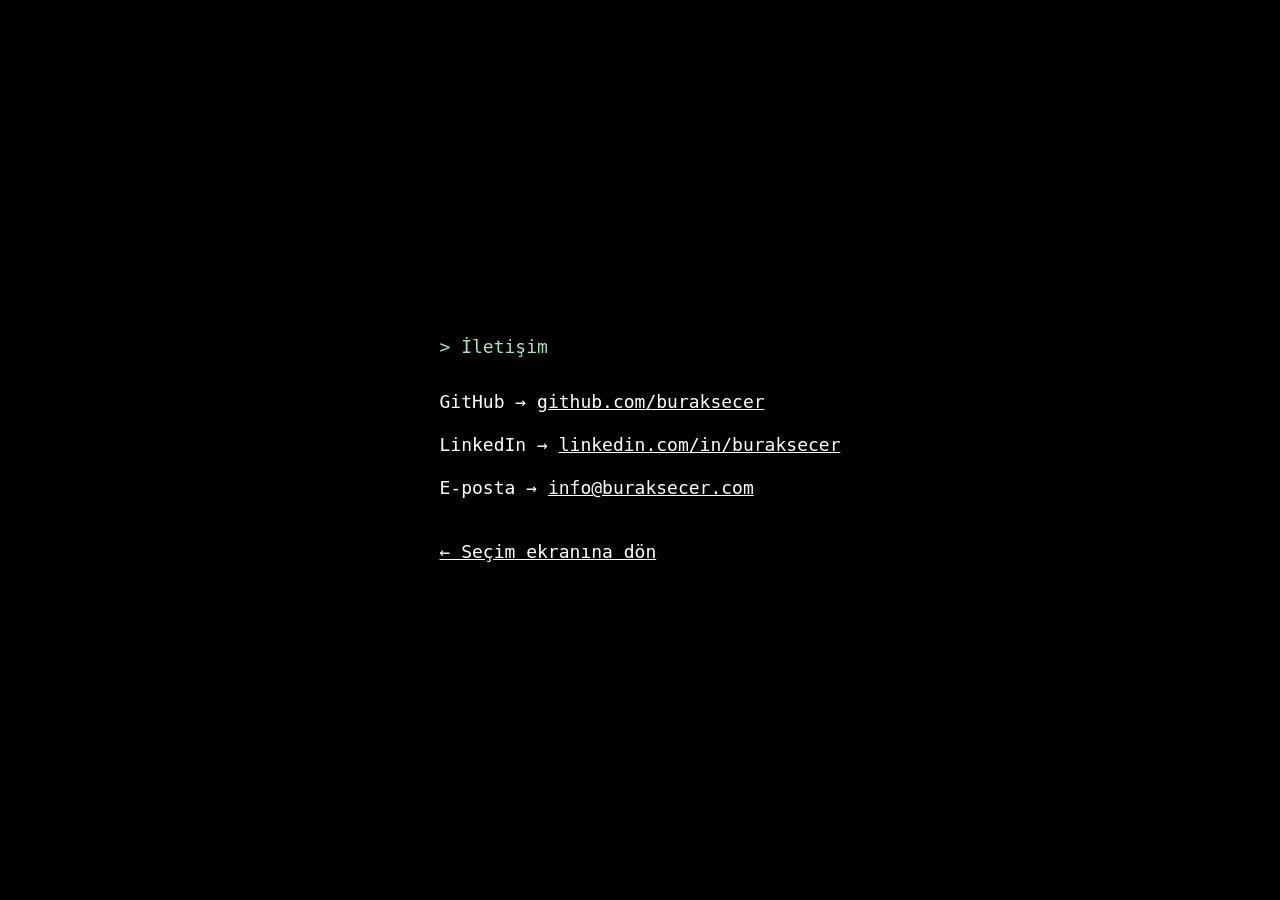
<file: iletisim.html>
<!doctype html>
<html lang="tr">
<head>
<meta charset="utf-8">
<meta name="viewport" content="width=device-width, initial-scale=1">
<title>Burak Seçer — İletişim</title>
<link rel="icon" href="favicon.ico">
<link rel="stylesheet" href="css/entry.css">
<style>
.contact { min-height:100dvh; display:grid; align-content:center; width:fit-content; max-width:100%; padding:20px; font:clamp(14px,3vw,18px)/1.7 ui-monospace,Menlo,monospace; }
.contact h1 { font:inherit; letter-spacing:normal; margin:0 0 1em; color:#a2e6bc; }
.contact p { margin:.35em 0; width:fit-content; max-width:100%; }
.contact a { overflow-wrap:anywhere; }
.contact footer { margin-top:1.5em; }
@media (prefers-reduced-motion:no-preference) {
.contact p { animation:type-line 1.1s steps(36,end) both; }
.contact p:nth-of-type(2) { animation-delay:1.1s; }
.contact p:nth-of-type(3) { animation-delay:2.2s; }
.contact p:focus-within { animation:none; }
}
@keyframes type-line { from { clip-path:inset(0 100% 0 0); } to { clip-path:inset(0); } }
</style>
</head>
<body class="terminal">
<main class="contact">
<h1>&gt; İletişim</h1>
<p>GitHub → <a href="https://github.com/buraksecer">github.com/buraksecer</a></p>
<p>LinkedIn → <a href="https://www.linkedin.com/in/buraksecer/">linkedin.com/in/buraksecer</a></p>
<p>E-posta → <a href="mailto:info@buraksecer.com">info@buraksecer.com</a></p>
<footer><a href="index.html#secim">← Seçim ekranına dön</a></footer>
</main>
</body>
</html>
</file>
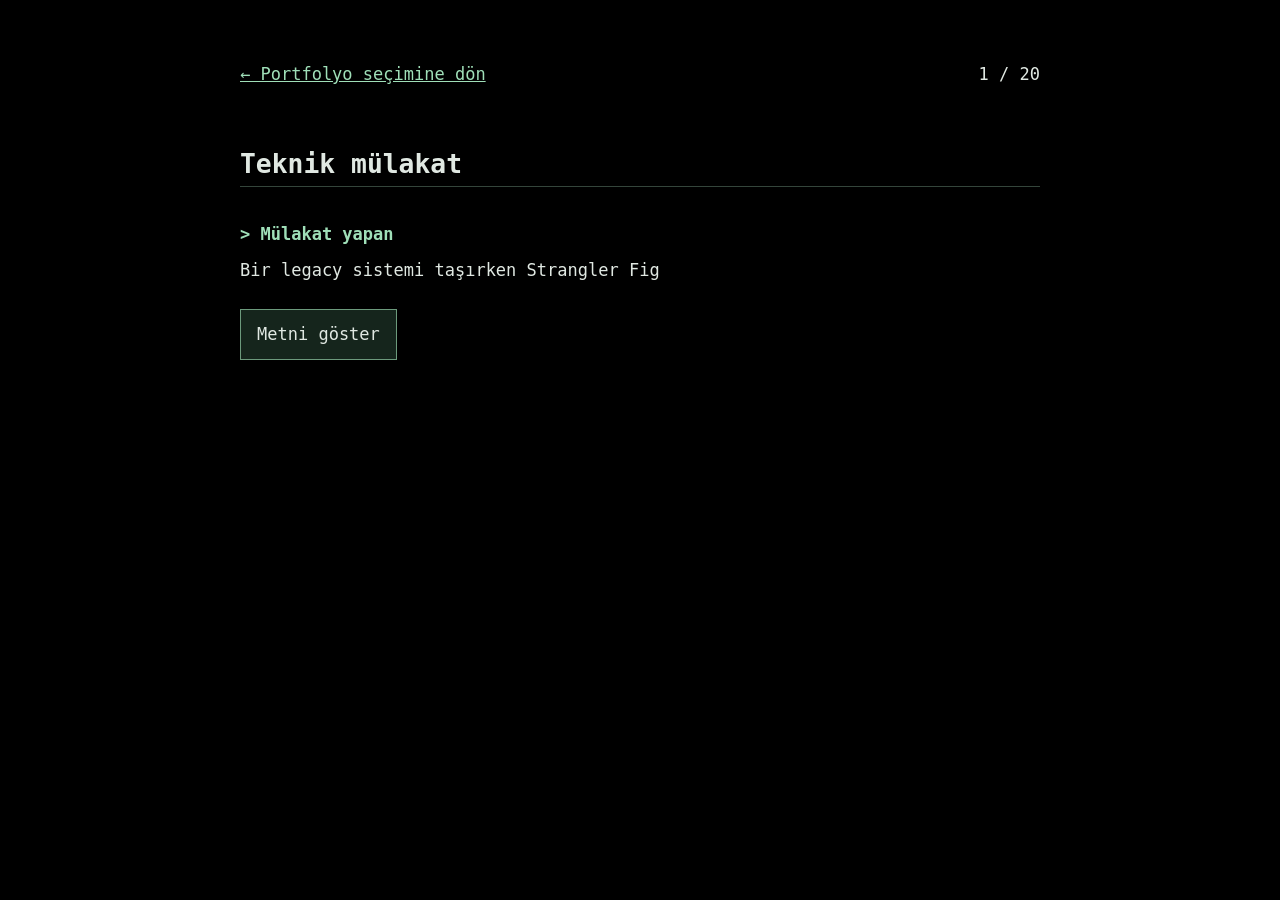
<file: mulakat.html>
<!doctype html>
<html lang="tr">
<head>
<meta charset="utf-8">
<meta name="viewport" content="width=device-width, initial-scale=1">
<title>Burak Seçer — Teknik mülakat</title>
<link rel="stylesheet" href="css/mulakat.css?v=console">
<script defer src="js/mulakat.js?v=terimler-2"></script>
</head>
<body>
<main>
<nav><a href="index.html#secim">← Portfolyo seçimine dön</a><span id="progress"></span></nav>
<h1>Teknik mülakat</h1>
<h2>Mülakat yapan</h2>
<p id="question"></p>
<section id="answer" hidden>
<h2>Burak</h2>
<p id="response"></p>
</section>
<button id="skip" type="button">Metni göster</button>
<button id="next" type="button" hidden>Sonraki soru →</button>
</main>
</body>
</html>
</file>
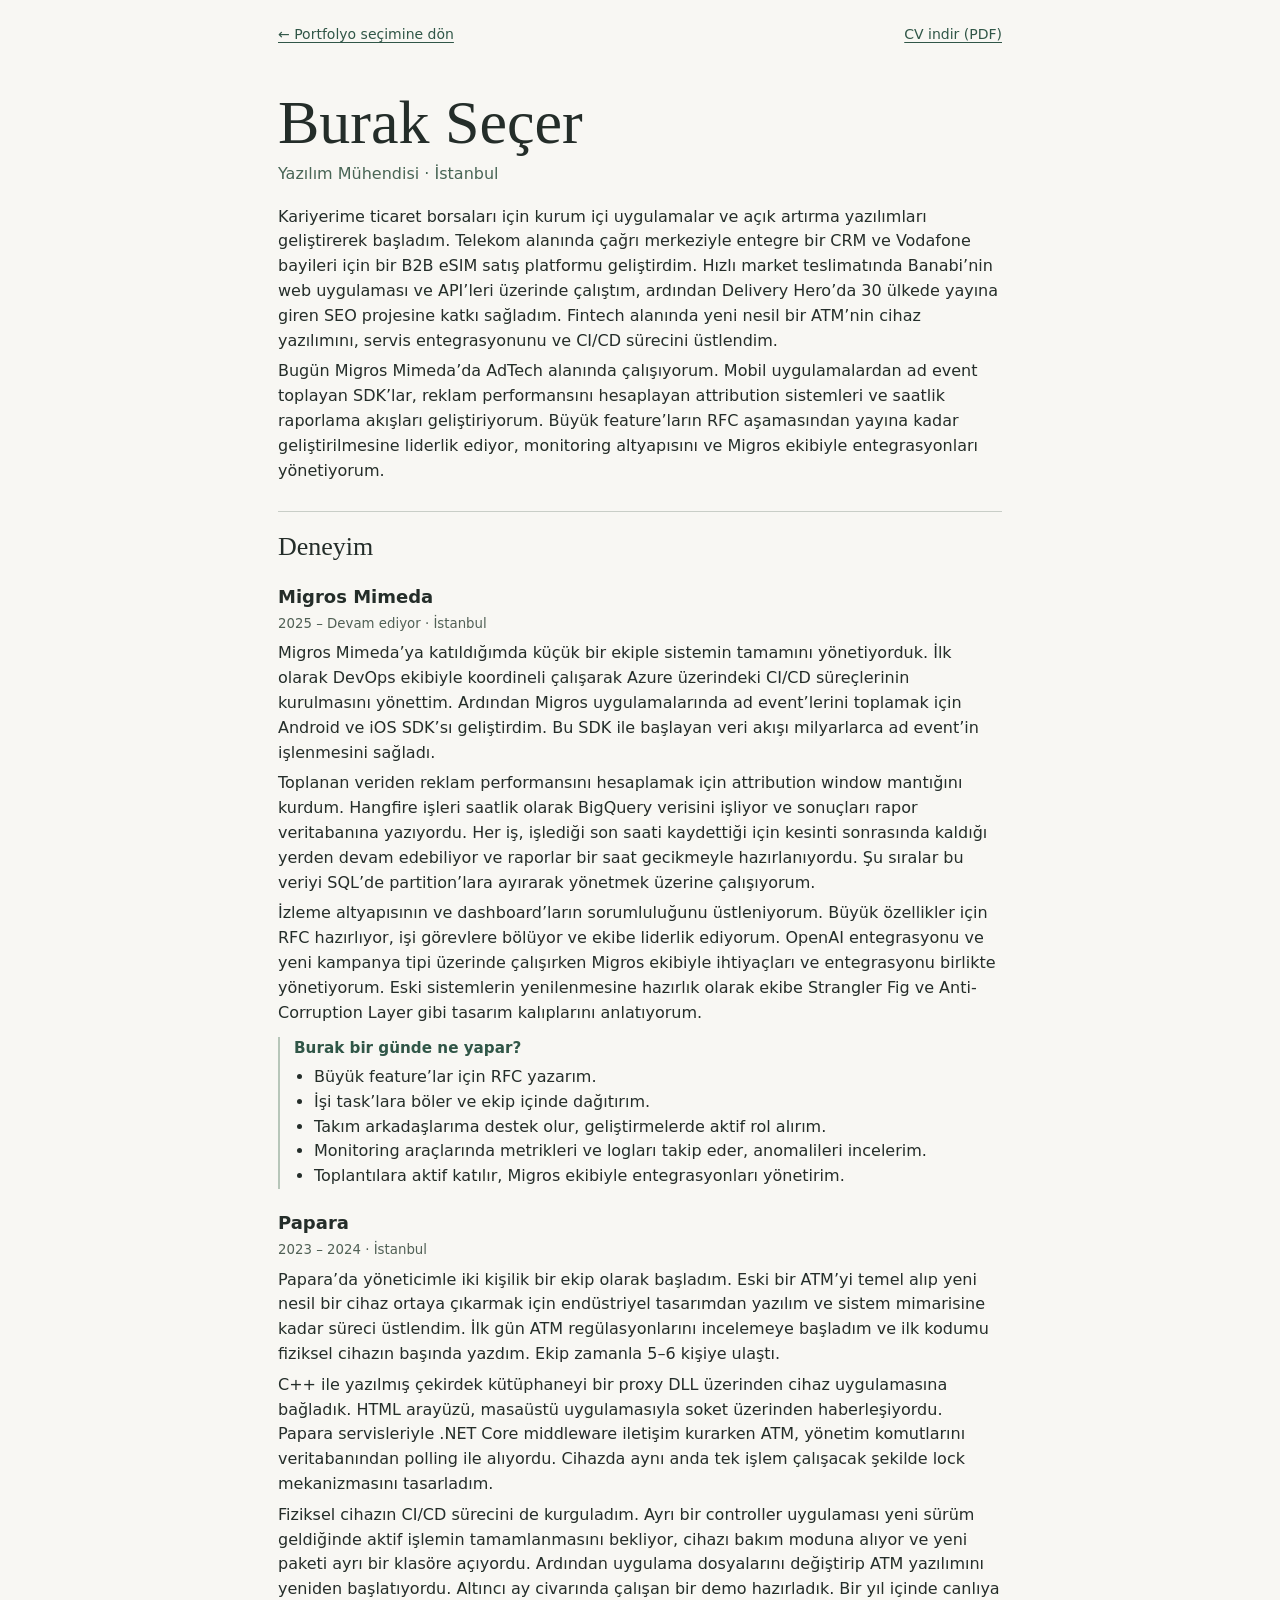
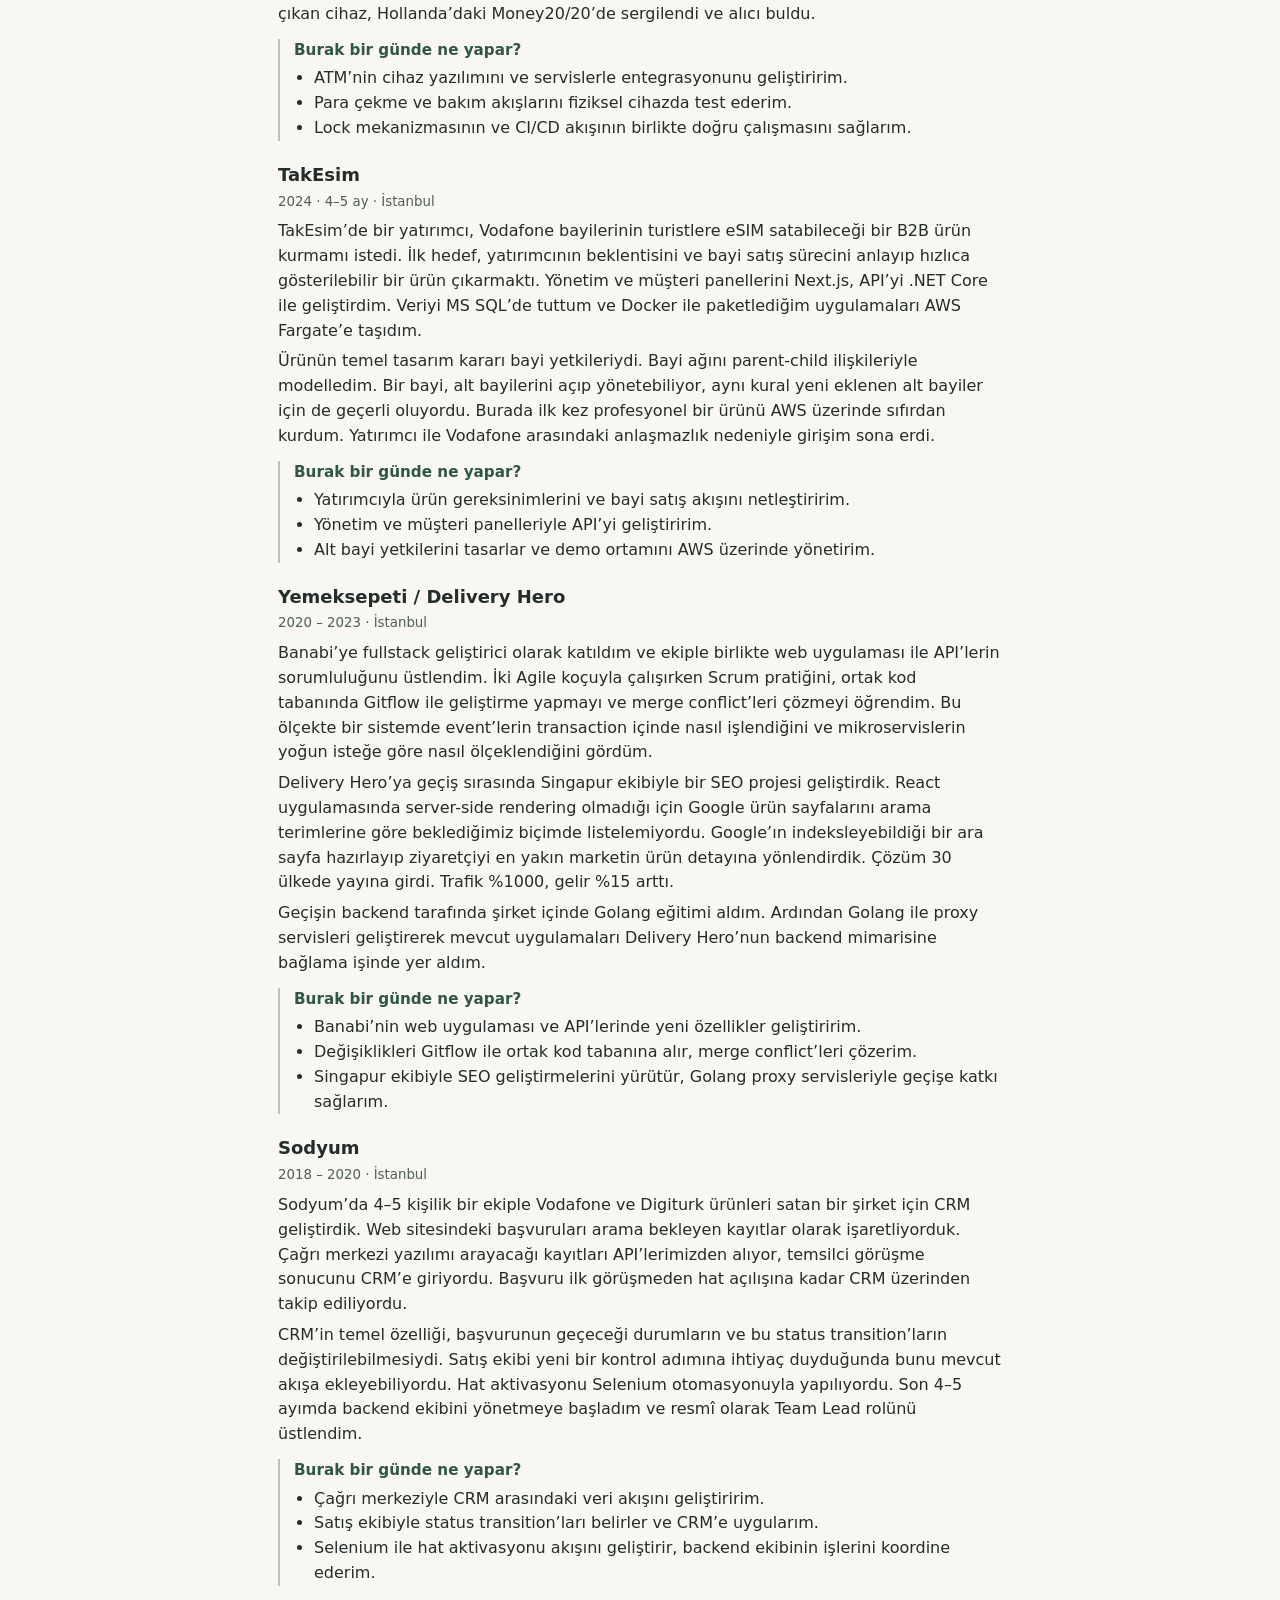
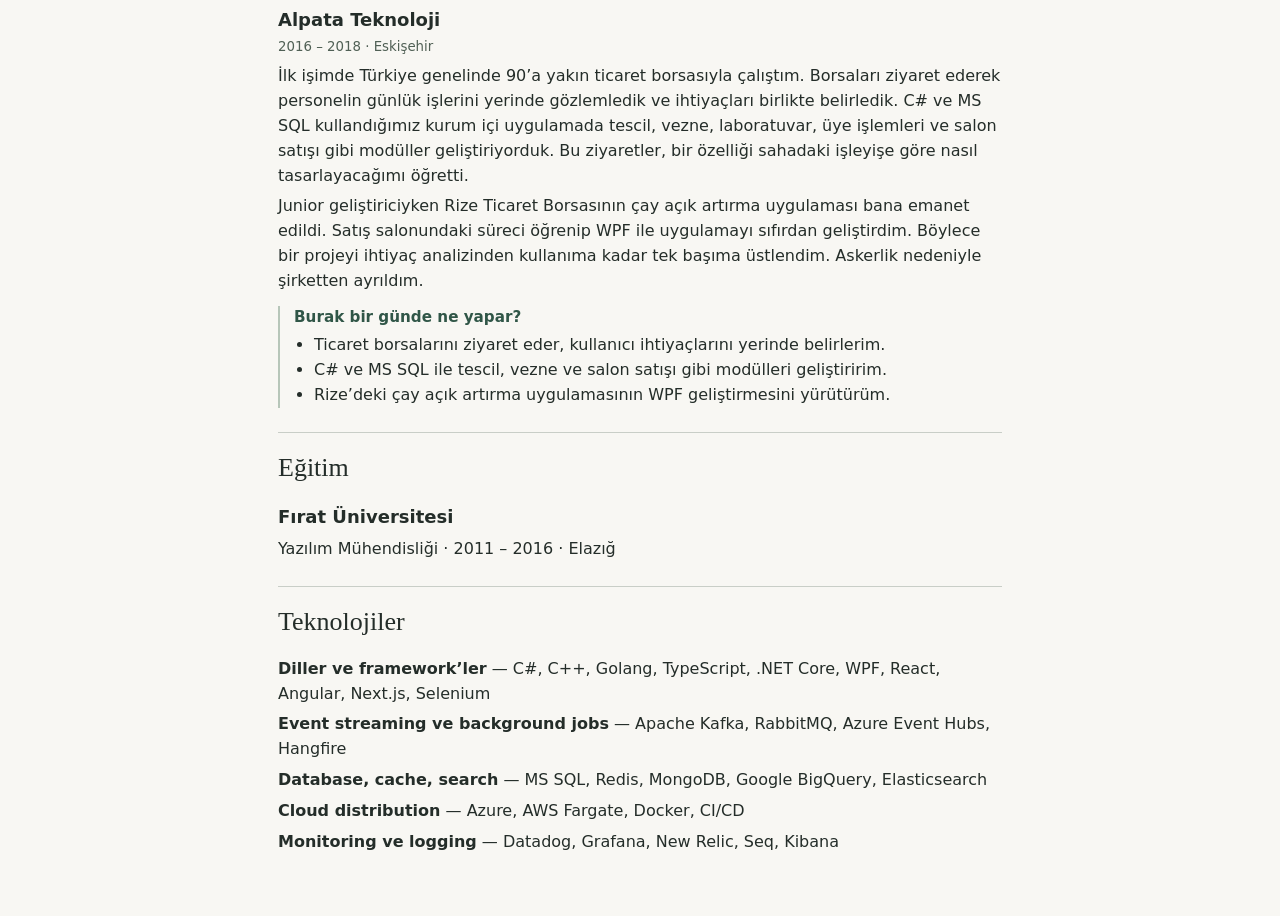
<file: portfolyo.html>
<!doctype html>
<html lang="tr">
<head>
<meta charset="utf-8">
<meta name="viewport" content="width=device-width, initial-scale=1">
<title>Burak Seçer — Özgeçmiş</title>
<link rel="icon" href="favicon.ico">
<link rel="stylesheet" href="css/cv.css">
</head>
<body>
<main>
<nav aria-label="Özgeçmiş bağlantıları"><a href="index.html#secim">← Portfolyo seçimine dön</a><a href="cv.pdf" download>CV indir (PDF)</a></nav>
<header>
<h1>Burak Seçer</h1>
<p class="role">Yazılım Mühendisi · İstanbul</p>
<p>Kariyerime ticaret borsaları için kurum içi uygulamalar ve açık artırma yazılımları geliştirerek başladım. Telekom alanında çağrı merkeziyle entegre bir CRM ve Vodafone bayileri için bir B2B eSIM satış platformu geliştirdim. Hızlı market teslimatında Banabi’nin web uygulaması ve API’leri üzerinde çalıştım, ardından Delivery Hero’da 30 ülkede yayına giren SEO projesine katkı sağladım. Fintech alanında yeni nesil bir ATM’nin cihaz yazılımını, servis entegrasyonunu ve CI/CD sürecini üstlendim.</p>
<p>Bugün Migros Mimeda’da AdTech alanında çalışıyorum. Mobil uygulamalardan ad event toplayan SDK’lar, reklam performansını hesaplayan attribution sistemleri ve saatlik raporlama akışları geliştiriyorum. Büyük feature’ların RFC aşamasından yayına kadar geliştirilmesine liderlik ediyor, monitoring altyapısını ve Migros ekibiyle entegrasyonları yönetiyorum.</p>
</header>
<section>
<h2>Deneyim</h2>
<article><h3>Migros Mimeda</h3><small>2025 – Devam ediyor · İstanbul</small>
<p>Migros Mimeda’ya katıldığımda küçük bir ekiple sistemin tamamını yönetiyorduk. İlk olarak DevOps ekibiyle koordineli çalışarak Azure üzerindeki CI/CD süreçlerinin kurulmasını yönettim. Ardından Migros uygulamalarında ad event’lerini toplamak için Android ve iOS SDK’sı geliştirdim. Bu SDK ile başlayan veri akışı milyarlarca ad event’in işlenmesini sağladı.</p>
<p>Toplanan veriden reklam performansını hesaplamak için attribution window mantığını kurdum. Hangfire işleri saatlik olarak BigQuery verisini işliyor ve sonuçları rapor veritabanına yazıyordu. Her iş, işlediği son saati kaydettiği için kesinti sonrasında kaldığı yerden devam edebiliyor ve raporlar bir saat gecikmeyle hazırlanıyordu. Şu sıralar bu veriyi SQL’de partition’lara ayırarak yönetmek üzerine çalışıyorum.</p>
<p>İzleme altyapısının ve dashboard’ların sorumluluğunu üstleniyorum. Büyük özellikler için RFC hazırlıyor, işi görevlere bölüyor ve ekibe liderlik ediyorum. OpenAI entegrasyonu ve yeni kampanya tipi üzerinde çalışırken Migros ekibiyle ihtiyaçları ve entegrasyonu birlikte yönetiyorum. Eski sistemlerin yenilenmesine hazırlık olarak ekibe Strangler Fig ve Anti-Corruption Layer gibi tasarım kalıplarını anlatıyorum.</p>
<aside class="daily"><h4>Burak bir günde ne yapar?</h4><ul><li>Büyük feature’lar için RFC yazarım.</li><li>İşi task’lara böler ve ekip içinde dağıtırım.</li><li>Takım arkadaşlarıma destek olur, geliştirmelerde aktif rol alırım.</li><li>Monitoring araçlarında metrikleri ve logları takip eder, anomalileri incelerim.</li><li>Toplantılara aktif katılır, Migros ekibiyle entegrasyonları yönetirim.</li></ul></aside></article>
<article><h3>Papara</h3><small>2023 – 2024 · İstanbul</small>
<p>Papara’da yöneticimle iki kişilik bir ekip olarak başladım. Eski bir ATM’yi temel alıp yeni nesil bir cihaz ortaya çıkarmak için endüstriyel tasarımdan yazılım ve sistem mimarisine kadar süreci üstlendim. İlk gün ATM regülasyonlarını incelemeye başladım ve ilk kodumu fiziksel cihazın başında yazdım. Ekip zamanla 5–6 kişiye ulaştı.</p>
<p>C++ ile yazılmış çekirdek kütüphaneyi bir proxy DLL üzerinden cihaz uygulamasına bağladık. HTML arayüzü, masaüstü uygulamasıyla soket üzerinden haberleşiyordu. Papara servisleriyle .NET Core middleware iletişim kurarken ATM, yönetim komutlarını veritabanından polling ile alıyordu. Cihazda aynı anda tek işlem çalışacak şekilde lock mekanizmasını tasarladım.</p>
<p>Fiziksel cihazın CI/CD sürecini de kurguladım. Ayrı bir controller uygulaması yeni sürüm geldiğinde aktif işlemin tamamlanmasını bekliyor, cihazı bakım moduna alıyor ve yeni paketi ayrı bir klasöre açıyordu. Ardından uygulama dosyalarını değiştirip ATM yazılımını yeniden başlatıyordu. Altıncı ay civarında çalışan bir demo hazırladık. Bir yıl içinde canlıya çıkan cihaz, Hollanda’daki Money20/20’de sergilendi ve alıcı buldu.</p>
<aside class="daily"><h4>Burak bir günde ne yapar?</h4><ul><li>ATM’nin cihaz yazılımını ve servislerle entegrasyonunu geliştiririm.</li><li>Para çekme ve bakım akışlarını fiziksel cihazda test ederim.</li><li>Lock mekanizmasının ve CI/CD akışının birlikte doğru çalışmasını sağlarım.</li></ul></aside></article>
<article><h3>TakEsim</h3><small>2024 · 4–5 ay · İstanbul</small>
<p>TakEsim’de bir yatırımcı, Vodafone bayilerinin turistlere eSIM satabileceği bir B2B ürün kurmamı istedi. İlk hedef, yatırımcının beklentisini ve bayi satış sürecini anlayıp hızlıca gösterilebilir bir ürün çıkarmaktı. Yönetim ve müşteri panellerini Next.js, API’yi .NET Core ile geliştirdim. Veriyi MS SQL’de tuttum ve Docker ile paketlediğim uygulamaları AWS Fargate’e taşıdım.</p>
<p>Ürünün temel tasarım kararı bayi yetkileriydi. Bayi ağını parent-child ilişkileriyle modelledim. Bir bayi, alt bayilerini açıp yönetebiliyor, aynı kural yeni eklenen alt bayiler için de geçerli oluyordu. Burada ilk kez profesyonel bir ürünü AWS üzerinde sıfırdan kurdum. Yatırımcı ile Vodafone arasındaki anlaşmazlık nedeniyle girişim sona erdi.</p>
<aside class="daily"><h4>Burak bir günde ne yapar?</h4><ul><li>Yatırımcıyla ürün gereksinimlerini ve bayi satış akışını netleştiririm.</li><li>Yönetim ve müşteri panelleriyle API’yi geliştiririm.</li><li>Alt bayi yetkilerini tasarlar ve demo ortamını AWS üzerinde yönetirim.</li></ul></aside></article>
<article><h3>Yemeksepeti / Delivery Hero</h3><small>2020 – 2023 · İstanbul</small>
<p>Banabi’ye fullstack geliştirici olarak katıldım ve ekiple birlikte web uygulaması ile API’lerin sorumluluğunu üstlendim. İki Agile koçuyla çalışırken Scrum pratiğini, ortak kod tabanında Gitflow ile geliştirme yapmayı ve merge conflict’leri çözmeyi öğrendim. Bu ölçekte bir sistemde event’lerin transaction içinde nasıl işlendiğini ve mikroservislerin yoğun isteğe göre nasıl ölçeklendiğini gördüm.</p>
<p>Delivery Hero’ya geçiş sırasında Singapur ekibiyle bir SEO projesi geliştirdik. React uygulamasında server-side rendering olmadığı için Google ürün sayfalarını arama terimlerine göre beklediğimiz biçimde listelemiyordu. Google’ın indeksleyebildiği bir ara sayfa hazırlayıp ziyaretçiyi en yakın marketin ürün detayına yönlendirdik. Çözüm 30 ülkede yayına girdi. Trafik %1000, gelir %15 arttı.</p>
<p>Geçişin backend tarafında şirket içinde Golang eğitimi aldım. Ardından Golang ile proxy servisleri geliştirerek mevcut uygulamaları Delivery Hero’nun backend mimarisine bağlama işinde yer aldım.</p>
<aside class="daily"><h4>Burak bir günde ne yapar?</h4><ul><li>Banabi’nin web uygulaması ve API’lerinde yeni özellikler geliştiririm.</li><li>Değişiklikleri Gitflow ile ortak kod tabanına alır, merge conflict’leri çözerim.</li><li>Singapur ekibiyle SEO geliştirmelerini yürütür, Golang proxy servisleriyle geçişe katkı sağlarım.</li></ul></aside></article>
<article><h3>Sodyum</h3><small>2018 – 2020 · İstanbul</small>
<p>Sodyum’da 4–5 kişilik bir ekiple Vodafone ve Digiturk ürünleri satan bir şirket için CRM geliştirdik. Web sitesindeki başvuruları arama bekleyen kayıtlar olarak işaretliyorduk. Çağrı merkezi yazılımı arayacağı kayıtları API’lerimizden alıyor, temsilci görüşme sonucunu CRM’e giriyordu. Başvuru ilk görüşmeden hat açılışına kadar CRM üzerinden takip ediliyordu.</p>
<p>CRM’in temel özelliği, başvurunun geçeceği durumların ve bu status transition’ların değiştirilebilmesiydi. Satış ekibi yeni bir kontrol adımına ihtiyaç duyduğunda bunu mevcut akışa ekleyebiliyordu. Hat aktivasyonu Selenium otomasyonuyla yapılıyordu. Son 4–5 ayımda backend ekibini yönetmeye başladım ve resmî olarak Team Lead rolünü üstlendim.</p>
<aside class="daily"><h4>Burak bir günde ne yapar?</h4><ul><li>Çağrı merkeziyle CRM arasındaki veri akışını geliştiririm.</li><li>Satış ekibiyle status transition’ları belirler ve CRM’e uygularım.</li><li>Selenium ile hat aktivasyonu akışını geliştirir, backend ekibinin işlerini koordine ederim.</li></ul></aside></article>
<article><h3>Alpata Teknoloji</h3><small>2016 – 2018 · Eskişehir</small>
<p>İlk işimde Türkiye genelinde 90’a yakın ticaret borsasıyla çalıştım. Borsaları ziyaret ederek personelin günlük işlerini yerinde gözlemledik ve ihtiyaçları birlikte belirledik. C# ve MS SQL kullandığımız kurum içi uygulamada tescil, vezne, laboratuvar, üye işlemleri ve salon satışı gibi modüller geliştiriyorduk. Bu ziyaretler, bir özelliği sahadaki işleyişe göre nasıl tasarlayacağımı öğretti.</p>
<p>Junior geliştiriciyken Rize Ticaret Borsasının çay açık artırma uygulaması bana emanet edildi. Satış salonundaki süreci öğrenip WPF ile uygulamayı sıfırdan geliştirdim. Böylece bir projeyi ihtiyaç analizinden kullanıma kadar tek başıma üstlendim. Askerlik nedeniyle şirketten ayrıldım.</p>
<aside class="daily"><h4>Burak bir günde ne yapar?</h4><ul><li>Ticaret borsalarını ziyaret eder, kullanıcı ihtiyaçlarını yerinde belirlerim.</li><li>C# ve MS SQL ile tescil, vezne ve salon satışı gibi modülleri geliştiririm.</li><li>Rize’deki çay açık artırma uygulamasının WPF geliştirmesini yürütürüm.</li></ul></aside></article>
</section>
<section><h2>Eğitim</h2><h3>Fırat Üniversitesi</h3><p>Yazılım Mühendisliği · 2011 – 2016 · Elazığ</p></section>
<section><h2>Teknolojiler</h2>
<p><strong>Diller ve framework’ler</strong> — C#, C++, Golang, TypeScript, .NET Core, WPF, React, Angular, Next.js, Selenium</p>
<p><strong>Event streaming ve background jobs</strong> — Apache Kafka, RabbitMQ, Azure Event Hubs, Hangfire</p>
<p><strong>Database, cache, search</strong> — MS SQL, Redis, MongoDB, Google BigQuery, Elasticsearch</p>
<p><strong>Cloud distribution</strong> — Azure, AWS Fargate, Docker, CI/CD</p>
<p><strong>Monitoring ve logging</strong> — Datadog, Grafana, New Relic, Seq, Kibana</p>
</section>
</main>
</body>
</html>
</file>
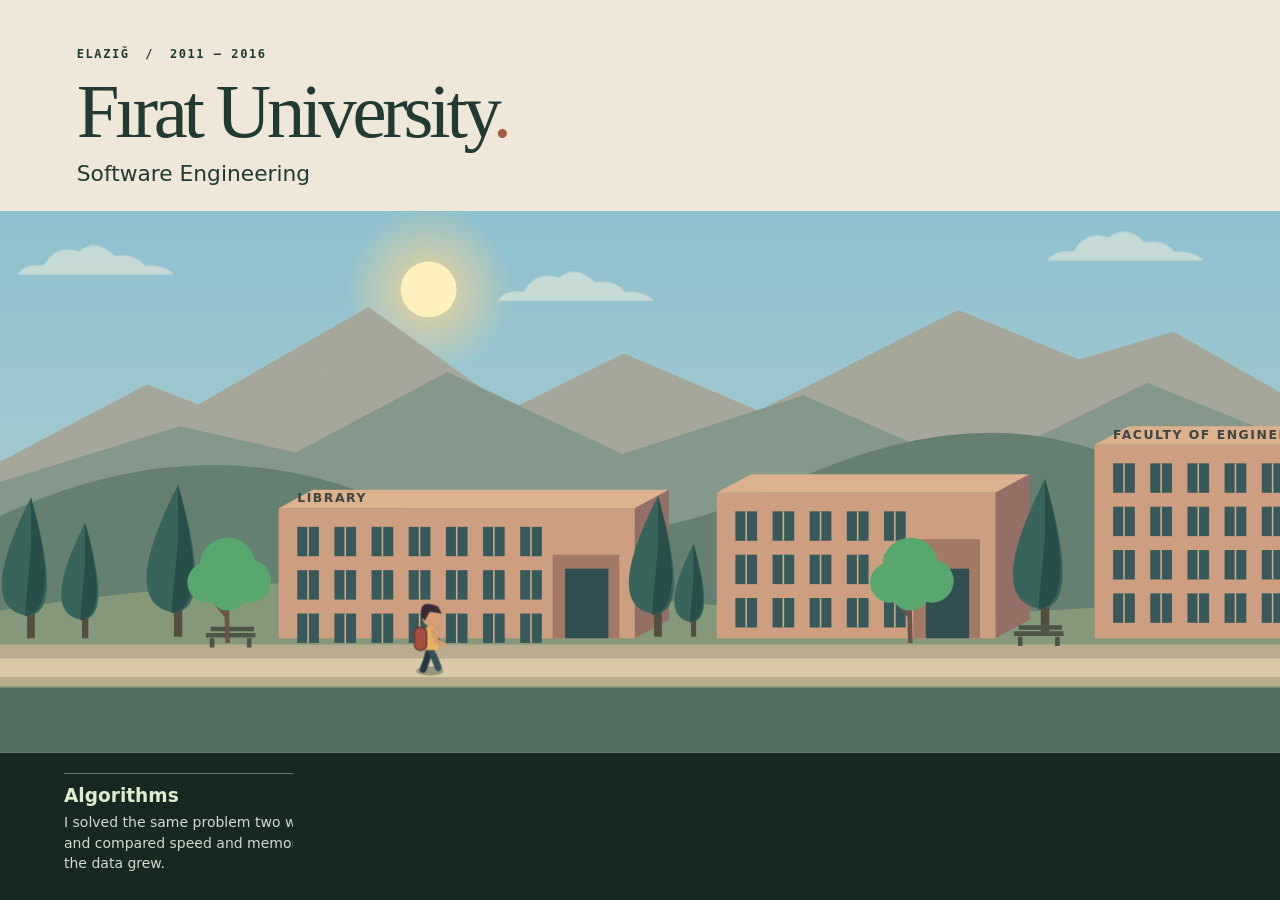
<file: en/hikaye.html>
<!doctype html>
<html lang="en">
<head>
<meta charset="utf-8">
<meta name="viewport" content="width=device-width, initial-scale=1">
<title>Burak Seçer — Software Engineer</title>
<link rel="icon" href="../favicon.ico">
<link rel="stylesheet" href="../css/campus.css">
<link rel="stylesheet" href="../css/alpata.css">
<link rel="stylesheet" href="../css/api-intro.css">

<script defer src="../js/campus.js?v=takesim2"></script>
<script defer src="exchange.js"></script>
<script defer src="agency.js"></script>
<link rel="stylesheet" href="../css/delivery.css">
<script defer src="../js/delivery.js?v=takesim2"></script>
<link rel="stylesheet" href="../css/papara.css?v=stable">
<script defer src="papara.js"></script>
<link rel="stylesheet" href="../css/takesim.css?v=door">
<link rel="stylesheet" href="../css/mimeda.css?v=fireworks">
<script defer src="mimeda.js"></script>
</head>
<body>
<main>
<section class="campus paused" id="university">
<header><p class="date">ELAZIĞ <span>/</span> 2011 — 2016</p><h1>Fırat University<span>.</span></h1><p class="subject">Software Engineering</p></header>
<div class="journey"><svg id="campus-view" viewBox="0 0 1150 350" preserveAspectRatio="none" role="img" aria-label="Dağların önündeki kampüste kütüphaneden mühendislik fakültesine yürüyen öğrenci">
<defs><linearGradient id="sky" x2="0" y2="1" gradientUnits="objectBoundingBox"><stop stop-color="#799b9c"/><stop offset=".7" stop-color="#f7cc99"/><stop offset="1" stop-color="#edbd91"/></linearGradient>
<radialGradient id="sun-halo"><stop stop-color="#ffda8e" stop-opacity=".82"/><stop offset="1" stop-color="#ffcf8a" stop-opacity="0"/></radialGradient>
<g id="grove-tree"><path d="M0 0l-1-43m1 26-15-17m14 8 14-19" fill="none" stroke="#68554c" stroke-width="3"/><g class="crown"><circle cx="-13" cy="-39" r="13"/><circle cy="-50" r="18"/><circle cx="14" cy="-40" r="14"/><circle cy="-34" r="13"/></g></g>
<g id="cypress"><path d="M0 0v-58" stroke="#524f40" stroke-width="5"/><path d="M0-91Q-35-22-5-15Q23-11 0-91" fill="#39645b"/><path d="M0-91Q20-18-4-14L0-58z" fill="#284e4a"/></g>
<g id="bench" stroke="#4e5546" stroke-width="3"><path d="M0-8h32M3-12h28M4-6v6m24-6v6"/></g></defs>
<rect width="1150" height="350" fill="url(#sky)"/><g id="weather-sky" aria-hidden="true"><rect class="day-tone" width="1150" height="350"/><rect class="dusk-tone" width="1150" height="350"/><rect class="night-tone" width="1150" height="350"/></g>
<g id="stars" fill="#fff0d5" aria-hidden="true"></g>
<g id="daylight"><circle r="54" fill="url(#sun-halo)"/><circle r="18" fill="#fff1bd"/></g>
<g id="moonlight"><path d="M0-13a13 13 0 1 0 13 18A14 14 0 0 1 0-13" fill="#fff2ce"/></g>
<g id="cloudbank" fill="#fff4de" opacity=".48"><g class="campus-breeze"><path id="cloud" d="M0 0q4-7 17-6 8-14 23-9 11-9 23 3 13-2 19 6 15 0 19 6z"/><use href="#cloud" x="310" y="17"/><use href="#cloud" x="665" y="-9"/><use href="#cloud" x="930" y="13"/></g></g>
<path d="M0 162 95 112 128 125 238 62 330 128 403 92 490 129 619 64 697 96 758 78 867 140 977 80 1150 143V260H0Z" fill="#a6a79b"/>
<path d="M0 175 116 139 191 156 289 104 402 157 519 119 628 167 741 111 825 145 955 102 1075 143 1150 121V270H0Z" fill="#84988c"/>
<path d="M0 197Q130 136 250 188T511 175T756 178T1003 171T1150 165V289H0Z" fill="#657f70"/>
<path d="M0 258Q200 226 404 249T800 247T1150 237V350H0Z" fill="#85997a"/>
<g transform="translate(180 192)"><path d="M0 0l22-12h230L230 0z" fill="#dbb18e"/><path d="M230 0l22-12v84l-22 12z" fill="#956f66"/><rect width="230" height="84" fill="#cd9f80"/><rect x="12" y="12" width="14" height="19" fill="#37595c"/><path d="M19 12v19" stroke="#d4ab84"/><rect x="12" y="40" width="14" height="19" fill="#37595c"/><path d="M19 40v19" stroke="#d4ab84"/><rect x="12" y="68" width="14" height="19" fill="#37595c"/><path d="M19 68v19" stroke="#d4ab84"/><rect x="36" y="12" width="14" height="19" fill="#37595c"/><path d="M43 12v19" stroke="#d4ab84"/><rect x="36" y="40" width="14" height="19" fill="#37595c"/><path d="M43 40v19" stroke="#d4ab84"/><rect x="36" y="68" width="14" height="19" fill="#37595c"/><path d="M43 68v19" stroke="#d4ab84"/><rect x="60" y="12" width="14" height="19" fill="#37595c"/><path d="M67 12v19" stroke="#d4ab84"/><rect x="60" y="40" width="14" height="19" fill="#37595c"/><path d="M67 40v19" stroke="#d4ab84"/><rect x="60" y="68" width="14" height="19" fill="#37595c"/><path d="M67 68v19" stroke="#d4ab84"/><rect x="84" y="12" width="14" height="19" fill="#37595c"/><path d="M91 12v19" stroke="#d4ab84"/><rect x="84" y="40" width="14" height="19" fill="#37595c"/><path d="M91 40v19" stroke="#d4ab84"/><rect x="84" y="68" width="14" height="19" fill="#37595c"/><path d="M91 68v19" stroke="#d4ab84"/><rect x="108" y="12" width="14" height="19" fill="#37595c"/><path d="M115 12v19" stroke="#d4ab84"/><rect x="108" y="40" width="14" height="19" fill="#37595c"/><path d="M115 40v19" stroke="#d4ab84"/><rect x="108" y="68" width="14" height="19" fill="#37595c"/><path d="M115 68v19" stroke="#d4ab84"/><rect x="132" y="12" width="14" height="19" fill="#37595c"/><path d="M139 12v19" stroke="#d4ab84"/><rect x="132" y="40" width="14" height="19" fill="#37595c"/><path d="M139 40v19" stroke="#d4ab84"/><rect x="132" y="68" width="14" height="19" fill="#37595c"/><path d="M139 68v19" stroke="#d4ab84"/><rect x="156" y="12" width="14" height="19" fill="#37595c"/><path d="M163 12v19" stroke="#d4ab84"/><rect x="156" y="40" width="14" height="19" fill="#37595c"/><path d="M163 40v19" stroke="#d4ab84"/><rect x="156" y="68" width="14" height="19" fill="#37595c"/><path d="M163 68v19" stroke="#d4ab84"/><rect x="177" y="30" width="43" height="54" fill="#a37965"/><rect x="185" y="39" width="28" height="45" fill="#314e50"/><text x="12" y="-4" font-size="8" font-weight="700" letter-spacing="1" fill="#3d4542">LIBRARY</text></g><g transform="translate(463 182)"><path d="M0 0l22-12h180L180 0z" fill="#dbb18e"/><path d="M180 0l22-12v94l-22 12z" fill="#956f66"/><rect width="180" height="94" fill="#cd9f80"/><rect x="12" y="12" width="14" height="19" fill="#37595c"/><path d="M19 12v19" stroke="#d4ab84"/><rect x="12" y="40" width="14" height="19" fill="#37595c"/><path d="M19 40v19" stroke="#d4ab84"/><rect x="12" y="68" width="14" height="19" fill="#37595c"/><path d="M19 68v19" stroke="#d4ab84"/><rect x="36" y="12" width="14" height="19" fill="#37595c"/><path d="M43 12v19" stroke="#d4ab84"/><rect x="36" y="40" width="14" height="19" fill="#37595c"/><path d="M43 40v19" stroke="#d4ab84"/><rect x="36" y="68" width="14" height="19" fill="#37595c"/><path d="M43 68v19" stroke="#d4ab84"/><rect x="60" y="12" width="14" height="19" fill="#37595c"/><path d="M67 12v19" stroke="#d4ab84"/><rect x="60" y="40" width="14" height="19" fill="#37595c"/><path d="M67 40v19" stroke="#d4ab84"/><rect x="60" y="68" width="14" height="19" fill="#37595c"/><path d="M67 68v19" stroke="#d4ab84"/><rect x="84" y="12" width="14" height="19" fill="#37595c"/><path d="M91 12v19" stroke="#d4ab84"/><rect x="84" y="40" width="14" height="19" fill="#37595c"/><path d="M91 40v19" stroke="#d4ab84"/><rect x="84" y="68" width="14" height="19" fill="#37595c"/><path d="M91 68v19" stroke="#d4ab84"/><rect x="108" y="12" width="14" height="19" fill="#37595c"/><path d="M115 12v19" stroke="#d4ab84"/><rect x="108" y="40" width="14" height="19" fill="#37595c"/><path d="M115 40v19" stroke="#d4ab84"/><rect x="108" y="68" width="14" height="19" fill="#37595c"/><path d="M115 68v19" stroke="#d4ab84"/><rect x="127" y="30" width="43" height="64" fill="#a37965"/><rect x="135" y="49" width="28" height="45" fill="#314e50"/><text x="12" y="-4" font-size="8" font-weight="700" letter-spacing="1" fill="#3d4542"></text></g><g transform="translate(707 151)"><path d="M0 0l22-12h330L330 0z" fill="#dbb18e"/><path d="M330 0l22-12v125l-22 12z" fill="#956f66"/><rect width="330" height="125" fill="#cd9f80"/><rect x="12" y="12" width="14" height="19" fill="#37595c"/><path d="M19 12v19" stroke="#d4ab84"/><rect x="12" y="40" width="14" height="19" fill="#37595c"/><path d="M19 40v19" stroke="#d4ab84"/><rect x="12" y="68" width="14" height="19" fill="#37595c"/><path d="M19 68v19" stroke="#d4ab84"/><rect x="12" y="96" width="14" height="19" fill="#37595c"/><path d="M19 96v19" stroke="#d4ab84"/><rect x="36" y="12" width="14" height="19" fill="#37595c"/><path d="M43 12v19" stroke="#d4ab84"/><rect x="36" y="40" width="14" height="19" fill="#37595c"/><path d="M43 40v19" stroke="#d4ab84"/><rect x="36" y="68" width="14" height="19" fill="#37595c"/><path d="M43 68v19" stroke="#d4ab84"/><rect x="36" y="96" width="14" height="19" fill="#37595c"/><path d="M43 96v19" stroke="#d4ab84"/><rect x="60" y="12" width="14" height="19" fill="#37595c"/><path d="M67 12v19" stroke="#d4ab84"/><rect x="60" y="40" width="14" height="19" fill="#37595c"/><path d="M67 40v19" stroke="#d4ab84"/><rect x="60" y="68" width="14" height="19" fill="#37595c"/><path d="M67 68v19" stroke="#d4ab84"/><rect x="60" y="96" width="14" height="19" fill="#37595c"/><path d="M67 96v19" stroke="#d4ab84"/><rect x="84" y="12" width="14" height="19" fill="#37595c"/><path d="M91 12v19" stroke="#d4ab84"/><rect x="84" y="40" width="14" height="19" fill="#37595c"/><path d="M91 40v19" stroke="#d4ab84"/><rect x="84" y="68" width="14" height="19" fill="#37595c"/><path d="M91 68v19" stroke="#d4ab84"/><rect x="84" y="96" width="14" height="19" fill="#37595c"/><path d="M91 96v19" stroke="#d4ab84"/><rect x="108" y="12" width="14" height="19" fill="#37595c"/><path d="M115 12v19" stroke="#d4ab84"/><rect x="108" y="40" width="14" height="19" fill="#37595c"/><path d="M115 40v19" stroke="#d4ab84"/><rect x="108" y="68" width="14" height="19" fill="#37595c"/><path d="M115 68v19" stroke="#d4ab84"/><rect x="108" y="96" width="14" height="19" fill="#37595c"/><path d="M115 96v19" stroke="#d4ab84"/><rect x="132" y="12" width="14" height="19" fill="#37595c"/><path d="M139 12v19" stroke="#d4ab84"/><rect x="132" y="40" width="14" height="19" fill="#37595c"/><path d="M139 40v19" stroke="#d4ab84"/><rect x="132" y="68" width="14" height="19" fill="#37595c"/><path d="M139 68v19" stroke="#d4ab84"/><rect x="132" y="96" width="14" height="19" fill="#37595c"/><path d="M139 96v19" stroke="#d4ab84"/><rect x="156" y="12" width="14" height="19" fill="#37595c"/><path d="M163 12v19" stroke="#d4ab84"/><rect x="156" y="40" width="14" height="19" fill="#37595c"/><path d="M163 40v19" stroke="#d4ab84"/><rect x="156" y="68" width="14" height="19" fill="#37595c"/><path d="M163 68v19" stroke="#d4ab84"/><rect x="156" y="96" width="14" height="19" fill="#37595c"/><path d="M163 96v19" stroke="#d4ab84"/><rect x="180" y="12" width="14" height="19" fill="#37595c"/><path d="M187 12v19" stroke="#d4ab84"/><rect x="180" y="40" width="14" height="19" fill="#37595c"/><path d="M187 40v19" stroke="#d4ab84"/><rect x="180" y="68" width="14" height="19" fill="#37595c"/><path d="M187 68v19" stroke="#d4ab84"/><rect x="180" y="96" width="14" height="19" fill="#37595c"/><path d="M187 96v19" stroke="#d4ab84"/><rect x="204" y="12" width="14" height="19" fill="#37595c"/><path d="M211 12v19" stroke="#d4ab84"/><rect x="204" y="40" width="14" height="19" fill="#37595c"/><path d="M211 40v19" stroke="#d4ab84"/><rect x="204" y="68" width="14" height="19" fill="#37595c"/><path d="M211 68v19" stroke="#d4ab84"/><rect x="204" y="96" width="14" height="19" fill="#37595c"/><path d="M211 96v19" stroke="#d4ab84"/><rect x="228" y="12" width="14" height="19" fill="#37595c"/><path d="M235 12v19" stroke="#d4ab84"/><rect x="228" y="40" width="14" height="19" fill="#37595c"/><path d="M235 40v19" stroke="#d4ab84"/><rect x="228" y="68" width="14" height="19" fill="#37595c"/><path d="M235 68v19" stroke="#d4ab84"/><rect x="228" y="96" width="14" height="19" fill="#37595c"/><path d="M235 96v19" stroke="#d4ab84"/><rect x="252" y="12" width="14" height="19" fill="#37595c"/><path d="M259 12v19" stroke="#d4ab84"/><rect x="252" y="40" width="14" height="19" fill="#37595c"/><path d="M259 40v19" stroke="#d4ab84"/><rect x="252" y="68" width="14" height="19" fill="#37595c"/><path d="M259 68v19" stroke="#d4ab84"/><rect x="252" y="96" width="14" height="19" fill="#37595c"/><path d="M259 96v19" stroke="#d4ab84"/><rect x="277" y="30" width="43" height="95" fill="#a37965"/><rect x="285" y="80" width="28" height="45" fill="#314e50"/><text x="12" y="-4" font-size="8" font-weight="700" letter-spacing="1" fill="#3d4542">FACULTY OF ENGINEERING</text></g><use href="#cypress" transform="translate(20 276) scale(1)"/><use href="#cypress" transform="translate(55 276) scale(0.82)"/><use href="#cypress" transform="translate(115 275) scale(1.08)"/><use href="#cypress" transform="translate(425 275) scale(1)"/><use href="#cypress" transform="translate(448 275) scale(0.66)"/><use href="#cypress" transform="translate(675 273) scale(1.1)"/><use href="#cypress" transform="translate(1069 275) scale(1.1)"/><use href="#cypress" transform="translate(1100 271) scale(0.8)"/><use href="#cypress" transform="translate(1150 274) scale(1)"/><path d="M0 280h1150v27H0z" fill="#b9ab8d"/><path d="M0 289h1150v12H0z" fill="#d9c9a7"/>
<path d="M0 308h1150v42H0z" fill="#536f60"/>
<use href="#bench" x="133" y="282"/><use href="#bench" x="655" y="281"/><use href="#bench" x="1071" y="282"/>
<g aria-hidden="true"><use href="#grove-tree" x="147" y="279"/><use href="#grove-tree" x="588" y="279"/><use href="#grove-tree" x="927" y="279"/></g>
<rect class="night-shade" width="1150" height="350" fill="#15223c" pointer-events="none"/>
<g id="weather-particles" aria-hidden="true"></g>
<g id="walker"><ellipse cy="1" rx="8" ry="2.6" fill="#334b4566"/>
<g class="student" stroke-linecap="round">
<path class="leg left" d="M0 -12l-2 7-2 5" stroke="#263841" stroke-width="4"/>
<path class="leg right" d="M0 -12l3 6 2 5" stroke="#374f59" stroke-width="4"/>
<path d="M-1 -25q5 0 6 6v8h-10v-10z" fill="#edb363"/>
<circle cx="1" cy="-30" r="5.5" fill="#d99f78"/><path d="M-5 -30q-2-11 10-6l2 4-7-1-3 5z" fill="#362d34"/>
<path d="M2 -22l2 6 4 2" stroke="#df9d72" stroke-width="3"/>
<g id="school-pack"><rect x="-9" y="-24" width="7" height="13" rx="3" fill="#ac4e3f" stroke="#723d35"/></g>
<g id="hoodie" opacity="0"><path d="M-5-25q5-4 9 1l3 13H-6z" fill="#437d79"/><path d="M-6-26l7 2-4 4z" fill="#2d5759"/><path d="M3-23l2 7 3 1" fill="none" stroke="#437d79" stroke-width="4"/></g>
<g id="jacket" opacity="0"><path d="M-4-26l4-1 4 2 3 16H-7z" fill="#36475c"/><path d="M-1-26l2 9 2-8" fill="#e6d4ab"/><path d="M-4-25l4 4 2 10" fill="none" stroke="#73839a"/><path d="M2-23l3 7 3 1" fill="none" stroke="#455974" stroke-width="4"/><path d="M-4-26l9 15" stroke="#a88351" stroke-width="1.3"/><rect x="0" y="-15" width="9" height="7" rx="1.5" fill="#a87845" stroke="#654a36"/><path d="M-3-30h9" stroke="#4a3c37" stroke-width="1"/><rect x="2" y="-32" width="5" height="3" rx="1" fill="none" stroke="#4a3c37"/></g>
</g></g></svg>
<a id="next" href="#alpata" aria-label="Kapıdan geç ve Alpata deneyimine devam et" hidden><span class="door-panel" aria-hidden="true"></span><span class="door-sign">Continue to Alpata →</span></a></div>
<div class="journal"><ol class="lessons" aria-label="Engineering foundations">
<li><strong>Algorithms</strong><small>I solved the same problem two ways and compared speed and memory as the data grew.</small></li>
<li><strong>Data Structures</strong><small>I learned to find records by key and process work in arrival order with a queue.</small></li>
<li><strong>Software Design</strong><small>I learned to split code into modules so a rule change only affected the relevant module.</small></li>
<li><strong>Software Testing</strong><small>What happens with an empty list? I learned to write unit tests for cases like this.</small></li>
</ol></div>
</section>
<section id="alpata" class="exchange paused" hidden aria-labelledby="alpata-title">
<header><p class="date">ESKİŞEHİR <span>/</span> 2016 — 2018</p><h1 id="alpata-title" tabindex="-1">Alpata Teknoloji<span>.</span></h1></header>
<div class="exchange-scene"><svg id="exchange-world" viewBox="0 0 540 320" aria-label="Eskişehir’den Rize’deki çay satış salonuna uzanan yol" role="img">
<defs><linearGradient id="exchange-sky" x2="0" y2="1"><stop stop-color="#8bb8bc"/><stop offset="1" stop-color="#f6d6ad"/></linearGradient><pattern id="tea-rows" width="14" height="14" patternUnits="userSpaceOnUse" patternTransform="rotate(-16)"><rect width="14" height="14" fill="#558263"/><path d="M0 3h14" stroke="#99aa6b" stroke-width="4"/></pattern>
<g id="exchange-branch"><rect y="-91" width="155" height="91" fill="currentColor"/><path d="m-6-91 83-28 84 28z" fill="#8e5851"/><rect x="6" y="-86" width="143" height="25" fill="#f5e1b8"/><path d="M12-49h24v28H12zm37 0h24v28H49z" fill="#446568"/><rect x="95" y="-53" width="35" height="53" fill="#684f42"/><path d="M99-49h27v29H99z" fill="#354c50"/></g>
<g id="door-host"><path d="m-3-14-2 14m8-14 3 14" fill="none" stroke="#34454a" stroke-width="4"/><path d="M-5-28q6-4 10 0l2 16H-6z" fill="currentColor"/><circle cy="-35" r="5.5" fill="#c78e69"/><path d="M-6-35q0-11 11-4v3l-7-1z" fill="#4b3d37"/><path d="M-5-25l-3 10" stroke="#c78e69" stroke-width="3" stroke-linecap="round"/></g></defs>
<rect width="2010" height="320" fill="url(#exchange-sky)"/><circle cx="1240" cy="63" r="30" fill="#fff0c0"/>
<g class="exchange-breeze" fill="#fff1d6" opacity=".64"><path transform="translate(35 83)" d="M0 0q8-9 18-6 12-18 27-6 12-6 23 6 12 0 16 6z"/><path transform="translate(370 60)" d="M0 0q8-9 18-6 12-18 27-6 12-6 23 6 12 0 16 6z"/><path transform="translate(720 93)" d="M0 0q8-9 18-6 12-18 27-6 12-6 23 6 12 0 16 6z"/><path transform="translate(1040 93)" d="M0 0q8-9 18-6 12-18 27-6 12-6 23 6 12 0 16 6z"/><path transform="translate(1380 70)" d="M0 0q8-9 18-6 12-18 27-6 12-6 23 6 12 0 16 6z"/><path transform="translate(1740 90)" d="M0 0q8-9 18-6 12-18 27-6 12-6 23 6 12 0 16 6z"/></g><path d="M0 162 148 99 284 159 426 83 554 159 736 98 858 147 1024 65 1111 131 1241 55 1393 134 1512 66 1620 117v166H0z" fill="#91a69a"/>
<path d="M0 193q130-80 269-18t295-1 300 0 316-15 300-6l140-12v146H0z" fill="#6b907b"/>
<path d="M0 222q115-35 217 0t206-4v52H0z" fill="#7eb2b0"/><path d="M89 220q72-55 154 0m-150-8h143" fill="none" stroke="#8e745f" stroke-width="7"/>
<path d="M795 244q184-119 354-61t324-17q88-39 147-20v117H795z" fill="url(#tea-rows)"/>
<path id="exchange-meadow" fill="#81977e" d="M0 229 Q72 207 152 225 T286 216 C336 194 361 172 431 174 S558 205 640 225 S835 210 920 229 C977 233 1000 176 1077 173 S1194 207 1243 233 S1390 247 1470 241 T1620 228 Q1800 192 2010 228 V267 H0 Z"/>
<path d="M115.7 235c-13 11.8 25 18.0 24 31" fill="none" stroke="#ccbd9f" stroke-width="7" stroke-linecap="round"/>
<path d="M447.66 189c-13 29.3 25 44.7 24 77" fill="none" stroke="#ccbd9f" stroke-width="7" stroke-linecap="round"/>
<path d="M909 247c-13 7.2 25 11.0 24 19" fill="none" stroke="#ccbd9f" stroke-width="7" stroke-linecap="round"/>
<path d="M1099.66 190c-13 28.9 25 44.1 24 76" fill="none" stroke="#ccbd9f" stroke-width="7" stroke-linecap="round"/>
<g transform="translate(14 235) scale(0.9)" aria-label="EDİRNE Ticaret Borsası"><use href="#exchange-branch" color="#dbba96"/><text class="branch-name" x="77" y="-69" text-anchor="middle">EDİRNE COMMODITY EXCHANGE</text></g>
<g transform="translate(115.7 238) scale(1.18)" color="#ab6b46"><use href="#door-host"/><g data-greet-x="115.7" transform="translate(5 -26)"><path d="M0 0l3 8" stroke="currentColor" stroke-width="5" stroke-linecap="round"/><g class="forearm" transform="translate(3 8)"><path d="M0 0l2 8" stroke="#e0a882" stroke-width="4" stroke-linecap="round"/><ellipse cx="2" cy="9" rx="3" ry="4" fill="#f1ba92" stroke="#765044" stroke-width=".7"/></g></g></g>
<g transform="translate(355 189) scale(0.82)" aria-label="GİRESUN Ticaret Borsası"><use href="#exchange-branch" color="#decba4"/><text class="branch-name" x="77" y="-69" text-anchor="middle">GİRESUN COMMODITY EXCHANGE</text></g>
<g transform="translate(447.65999999999997 192) scale(1.18)" color="#596c93"><use href="#door-host"/><g data-greet-x="447.65999999999997" transform="translate(5 -26)"><path d="M0 0l3 8" stroke="currentColor" stroke-width="5" stroke-linecap="round"/><g class="forearm" transform="translate(3 8)"><path d="M0 0l2 8" stroke="#e0a882" stroke-width="4" stroke-linecap="round"/><ellipse cx="2" cy="9" rx="3" ry="4" fill="#f1ba92" stroke="#765044" stroke-width=".7"/></g></g></g>
<g transform="translate(796 247) scale(1)" aria-label="AFYON Ticaret Borsası"><use href="#exchange-branch" color="#cea895"/><text class="branch-name" x="77" y="-69" text-anchor="middle">AFYON COMMODITY EXCHANGE</text></g>
<g transform="translate(909 250) scale(1.18)" color="#976856"><use href="#door-host"/><g data-greet-x="909" transform="translate(5 -26)"><path d="M0 0l3 8" stroke="currentColor" stroke-width="5" stroke-linecap="round"/><g class="forearm" transform="translate(3 8)"><path d="M0 0l2 8" stroke="#e0a882" stroke-width="4" stroke-linecap="round"/><ellipse cx="2" cy="9" rx="3" ry="4" fill="#f1ba92" stroke="#765044" stroke-width=".7"/></g></g></g>
<g transform="translate(1007 190) scale(0.82)" aria-label="ISTANBUL Ticaret Borsası"><use href="#exchange-branch" color="#ddc097"/><text class="branch-name" x="77" y="-69" text-anchor="middle">ISTANBUL COMMODITY EXCHANGE</text></g>
<g transform="translate(1099.66 193) scale(1.18)" color="#426958"><use href="#door-host"/><g data-greet-x="1099.66" transform="translate(5 -26)"><path d="M0 0l3 8" stroke="currentColor" stroke-width="5" stroke-linecap="round"/><g class="forearm" transform="translate(3 8)"><path d="M0 0l2 8" stroke="#e0a882" stroke-width="4" stroke-linecap="round"/><ellipse cx="2" cy="9" rx="3" ry="4" fill="#f1ba92" stroke="#765044" stroke-width=".7"/></g></g></g>
<g transform="translate(1275 178)"><rect width="210" height="85" fill="#dec5a1"/><path d="M-4 0h218" stroke="#9a584a" stroke-width="5"/>
<g id="bid-wall" transform="translate(10 -96)" aria-label="Temsili fındık açık artırması">
<path d="M14 88v8m159-8v8" stroke="#525953" stroke-width="4"/>
<rect width="190" height="88" rx="3" fill="#152d30" stroke="#67746b" stroke-width="4"/>
<path d="M8 23h174M8 64h174" stroke="#42625e"/>
<text x="9" y="16" class="wall-caption">HAZELNUTS · SAMPLE BID</text>
<text x="10" y="52" class="wall-price" id="hazelnut-bid">120 ₺/kg</text>
<path d="m128 52 12-5 10 1 12-11 15-5" fill="none" stroke="#91db9c" stroke-width="2"/>
<text x="10" y="79" class="wall-caption" id="bid-number">BID 01</text></g><text x="105" y="19" text-anchor="middle">RİZE · TEA AUCTION HALL</text><path d="M14 34h30v31H14zm44 0h30v31H58zm44 0h30v31h-30zm58-5h32v56h-32z" fill="#3a605a"/></g>
<path d="M0 260h2010v32H0z" fill="#d3c2a1"/><path d="M0 288h2010v32H0z" fill="#416356"/>
<g class="road-ad" transform="translate(150 193)"><path d="M12 0v69m90-69v69" stroke="#705b48" stroke-width="4"/><rect width="116" height="42" rx="2" fill="#22453e" stroke="#dac693" stroke-width="3"/><text x="58" y="18" text-anchor="middle" class="ad-title">FEATURE DISCOVERY</text><text x="58" y="32" text-anchor="middle" class="ad-detail">User interviews</text></g>
<g class="road-ad" transform="translate(666 193)"><path d="M12 0v69m90-69v69" stroke="#705b48" stroke-width="4"/><rect width="116" height="42" rx="2" fill="#22453e" stroke="#dac693" stroke-width="3"/><text x="58" y="18" text-anchor="middle" class="ad-title">C#  /  MS SQL</text><text x="58" y="32" text-anchor="middle" class="ad-detail">Exchange applications</text></g>
<g class="road-ad" transform="translate(1120 193)"><path d="M12 0v69m90-69v69" stroke="#705b48" stroke-width="4"/><rect width="116" height="42" rx="2" fill="#22453e" stroke="#dac693" stroke-width="3"/><text x="58" y="18" text-anchor="middle" class="ad-title">WPF  /  .NET</text><text x="58" y="32" text-anchor="middle" class="ad-detail">Desktop development</text></g>

<g transform="translate(1650 107)" aria-label="Sodyum office">
<rect width="240" height="153" fill="#345767"/><path d="M-7 0h254v8H-7z" fill="#b3c6bd"/>
<path d="M10 18h220v40H10zm0 48h220v31H10z" fill="#93b9bd"/>
<path d="M52 18v79m49-79v79m49-79v79m48-79v79" stroke="#345767" stroke-width="5"/>
<text x="17" y="131" style="fill:#f4e6c0;font-size:19px">SODYUM</text>
<rect x="155" y="99" width="54" height="54" fill="#182f37"/>
<a id="sodyum-door" href="#sodyum" aria-label="Kapıdan Sodyum’a gir" hidden><rect x="153" y="97" width="58" height="56" fill="#ffe8a3"/><path d="m154 98 20 8v39l-20 7z" fill="#a0794f"/><rect x="136" y="67" width="89" height="25" rx="3" fill="#203f34" stroke="#f5d496"/><text x="180" y="84" text-anchor="middle" style="fill:#fff1c7">ENTER →</text></a></g>
<g id="exchange-walker" transform="translate(90 278) scale(1.5)"><ellipse cy="1" rx="8" ry="2.6" fill="#334b4566"/>
<g class="student" stroke-linecap="round">
<path class="leg left" d="M0 -12l-2 7-2 5" stroke="#263841" stroke-width="4"/>
<path class="leg right" d="M0 -12l3 6 2 5" stroke="#374f59" stroke-width="4"/>
<path d="M-1 -25q5 0 6 6v8h-10v-10z" fill="#edb363"/>
<circle cx="1" cy="-30" r="5.5" fill="#d99f78"/><path d="M-5 -30q-2-11 10-6l2 4-7-1-3 5z" fill="#362d34"/>
<path d="M2 -22l2 6 4 2" stroke="#df9d72" stroke-width="3"/>


<g class="graduate-jacket"><path d="M-4-26l4-1 4 2 3 16H-7z" fill="#875c42"/><path d="M-1-26l2 9 2-8" fill="#e6d4ab"/><path d="M-4-25l4 4 2 10" fill="none" stroke="#73839a"/><path d="M2-23l3 7 3 1" fill="none" stroke="#455974" stroke-width="4"/><path d="M-4-26l9 15" stroke="#a88351" stroke-width="1.3"/><rect x="0" y="-15" width="9" height="7" rx="1.5" fill="#a87845" stroke="#654a36"/><path d="M-3-30h9" stroke="#4a3c37" stroke-width="1"/><rect x="2" y="-32" width="5" height="3" rx="1" fill="none" stroke="#4a3c37"/></g>
</g></g></svg></div>
<div class="exchange-dialog" aria-label="My work at Alpata">
<div class="episode"><h2>My first job in the field</h2><p>I began in Eskişehir and worked with nearly 90 commodity exchanges across Türkiye. Visiting users on site taught me how to understand what a feature needed to do.</p></div>
<div class="episode"><h2>Inside the exchange</h2><p>We built internal registration, cashier, lab and membership modules, plus a separate auction app. We used C# and MS SQL Server. Working in the existing codebase showed me which design decisions made changes harder.</p></div>
<div class="episode"><h2>Tea auctions</h2><p>As a junior developer, I built the Rize Commodity Exchange tea auction app from scratch in WPF. It is still in use. I left Alpata in 2018 for military service.</p></div>
<div class="exchange-actions"><a href="#university" hidden>← Back to university</a></div></div>
</section>
<section id="sodyum" class="exchange agency" hidden aria-labelledby="sodyum-title">
<header><p class="date">ISTANBUL <span>/</span> 2018 — 2020</p><h1 id="sodyum-title" tabindex="-1">Sodyum<span>.</span></h1></header>
<div class="office tram-office"><svg class="office-floor flight-world" viewBox="0 0 700 300" role="img" aria-label="Pilotun taşıdığı JSON başvurusu Levent silüeti üzerinde dört işlemden geçiyor">
<defs><linearGradient id="levent-sky" x2="0" y2="1"><stop stop-color="#85b9ca"/><stop offset=".78" stop-color="#f4d4ab"/></linearGradient>
<pattern id="glass-grid" width="12" height="15" patternUnits="userSpaceOnUse"><rect width="12" height="15" fill="#527980"/><rect x="2" y="2" width="8" height="10" fill="#8db1af"/></pattern>
<g id="street-tree"><path d="M0 0v-21" stroke="#6f594b" stroke-width="4"/><circle cy="-25" r="13" fill="#608472"/><circle cx="-9" cy="-20" r="9" fill="#72947f"/></g></defs>
<defs><pattern id="levent-block" width="1120" height="300" patternUnits="userSpaceOnUse"><rect width="1120" height="300" fill="url(#levent-sky)"/><circle cx="795" cy="47" r="21" fill="#ffe8ae"/>
<path d="M-5 255V130h39V255" fill="#94acab"/><path d="M38 255V136h39V255" fill="#94acab"/><path d="M81 255V142h39V255" fill="#94acab"/><path d="M124 255V148h39V255" fill="#94acab"/><path d="M167 255V154h39V255" fill="#94acab"/><path d="M210 255V160h39V255" fill="#94acab"/><path d="M253 255V166h39V255" fill="#94acab"/><path d="M296 255V172h39V255" fill="#94acab"/><path d="M339 255V178h39V255" fill="#94acab"/><path d="M382 255V184h39V255" fill="#94acab"/><path d="M425 255V190h39V255" fill="#94acab"/><path d="M468 255V131h39V255" fill="#94acab"/><path d="M511 255V137h39V255" fill="#94acab"/><path d="M554 255V143h39V255" fill="#94acab"/><path d="M597 255V149h39V255" fill="#94acab"/><path d="M640 255V155h39V255" fill="#94acab"/><path d="M683 255V161h39V255" fill="#94acab"/><path d="M726 255V167h39V255" fill="#94acab"/><path d="M769 255V173h39V255" fill="#94acab"/><path d="M812 255V179h39V255" fill="#94acab"/><path d="M855 255V185h39V255" fill="#94acab"/><path d="M898 255V191h39V255" fill="#94acab"/><path d="M941 255V132h39V255" fill="#94acab"/><path d="M984 255V138h39V255" fill="#94acab"/><path d="M1027 255V144h39V255" fill="#94acab"/><path d="M1070 255V150h39V255" fill="#94acab"/><path d="M1113 255V156h39V255" fill="#94acab"/><path d="M1156 255V162h39V255" fill="#94acab"/><g><path d="M18 255V171l46 -7v91z" fill="url(#glass-grid)"/><path d="M64 164l9 6v85h-9z" fill="#43676d"/></g><g><path d="M85 255V120l68 -7v142z" fill="url(#glass-grid)"/><path d="M153 113l9 6v136h-9z" fill="#43676d"/></g><g><path d="M171 255V175l49 -7v87z" fill="url(#glass-grid)"/><path d="M220 168l9 6v81h-9z" fill="#43676d"/></g><g><path d="M247 255V94l44 -7v168z" fill="url(#glass-grid)"/><path d="M291 87l9 6v162h-9z" fill="#43676d"/></g><g><path d="M298 255V107l46 -7v155z" fill="url(#glass-grid)"/><path d="M344 100l9 6v149h-9z" fill="#43676d"/></g><g><path d="M358 255V175l59 -7v87z" fill="url(#glass-grid)"/><path d="M417 168l9 6v81h-9z" fill="#43676d"/></g><g><path d="M446 255V126l85 -7v136z" fill="url(#glass-grid)"/><path d="M531 119l9 6v130h-9z" fill="#43676d"/></g><g><path d="M553 255V95l79 -7v167z" fill="url(#glass-grid)"/><path d="M632 88l9 6v161h-9z" fill="#43676d"/></g><g><path d="M658 255V169l58 -7v93z" fill="url(#glass-grid)"/><path d="M716 162l9 6v87h-9z" fill="#43676d"/></g><g><path d="M751 255V104l47 -7v158z" fill="url(#glass-grid)"/><path d="M798 97l9 6v152h-9z" fill="#43676d"/></g><g><path d="M808 255V123l46 -7v139z" fill="url(#glass-grid)"/><path d="M854 116l9 6v133h-9z" fill="#43676d"/></g><g><path d="M895 255V170l70 -7v92z" fill="url(#glass-grid)"/><path d="M965 163l9 6v86h-9z" fill="#43676d"/></g><g><path d="M992 255V132l81 -7v130z" fill="url(#glass-grid)"/><path d="M1073 125l9 6v124h-9z" fill="#43676d"/></g><path d="M0 247h1120v53H0z" fill="#91a38c"/><path d="M0 271h1120v20H0z" fill="#586b69"/><path d="M0 281h1120" stroke="#d2c7ad" stroke-dasharray="17 13"/><use href="#street-tree" x="15" y="270"/><use href="#street-tree" x="225" y="270"/><use href="#street-tree" x="350" y="270"/><use href="#street-tree" x="475" y="270"/><use href="#street-tree" x="635" y="270"/><use href="#street-tree" x="810" y="270"/><use href="#street-tree" x="1080" y="270"/><g class="city-traffic" fill="#e2a85d"><g transform="translate(-140 277)"><path d="M-9 0l4-5h9l4 5h3v4h-22v-4z"/><path d="M-3-4h6l2 3h-10z" fill="#46666b"/><circle cx="-5" cy="4" r="2" fill="#233337"/><circle cx="7" cy="4" r="2" fill="#233337"/></g><g transform="translate(0 277)"><path d="M-9 0l4-5h9l4 5h3v4h-22v-4z"/><path d="M-3-4h6l2 3h-10z" fill="#46666b"/><circle cx="-5" cy="4" r="2" fill="#233337"/><circle cx="7" cy="4" r="2" fill="#233337"/></g><g transform="translate(140 277)"><path d="M-9 0l4-5h9l4 5h3v4h-22v-4z"/><path d="M-3-4h6l2 3h-10z" fill="#46666b"/><circle cx="-5" cy="4" r="2" fill="#233337"/><circle cx="7" cy="4" r="2" fill="#233337"/></g><g transform="translate(280 277)"><path d="M-9 0l4-5h9l4 5h3v4h-22v-4z"/><path d="M-3-4h6l2 3h-10z" fill="#46666b"/><circle cx="-5" cy="4" r="2" fill="#233337"/><circle cx="7" cy="4" r="2" fill="#233337"/></g><g transform="translate(420 277)"><path d="M-9 0l4-5h9l4 5h3v4h-22v-4z"/><path d="M-3-4h6l2 3h-10z" fill="#46666b"/><circle cx="-5" cy="4" r="2" fill="#233337"/><circle cx="7" cy="4" r="2" fill="#233337"/></g><g transform="translate(560 277)"><path d="M-9 0l4-5h9l4 5h3v4h-22v-4z"/><path d="M-3-4h6l2 3h-10z" fill="#46666b"/><circle cx="-5" cy="4" r="2" fill="#233337"/><circle cx="7" cy="4" r="2" fill="#233337"/></g><g transform="translate(700 277)"><path d="M-9 0l4-5h9l4 5h3v4h-22v-4z"/><path d="M-3-4h6l2 3h-10z" fill="#46666b"/><circle cx="-5" cy="4" r="2" fill="#233337"/><circle cx="7" cy="4" r="2" fill="#233337"/></g><g transform="translate(840 277)"><path d="M-9 0l4-5h9l4 5h3v4h-22v-4z"/><path d="M-3-4h6l2 3h-10z" fill="#46666b"/><circle cx="-5" cy="4" r="2" fill="#233337"/><circle cx="7" cy="4" r="2" fill="#233337"/></g><g transform="translate(980 277)"><path d="M-9 0l4-5h9l4 5h3v4h-22v-4z"/><path d="M-3-4h6l2 3h-10z" fill="#46666b"/><circle cx="-5" cy="4" r="2" fill="#233337"/><circle cx="7" cy="4" r="2" fill="#233337"/></g><g transform="translate(1120 277)"><path d="M-9 0l4-5h9l4 5h3v4h-22v-4z"/><path d="M-3-4h6l2 3h-10z" fill="#46666b"/><circle cx="-5" cy="4" r="2" fill="#233337"/><circle cx="7" cy="4" r="2" fill="#233337"/></g></g></pattern></defs><rect class="city-strip" width="1120" height="300" fill="url(#levent-block)"/><g transform="translate(195 0)"><g class="stack-drop"><rect x="-62" y="-11" width="124" height="22" rx="3" fill="#fbdd92" stroke="#815f41"/><text class="stack-label" y="4">React · TypeScript</text></g><g class="impact" stroke="#ffeeb7" stroke-width="3" fill="none"><path d="m-62 239-9-6m20-9-4-12m115 27 9-6m-23-8 5-13"/></g><g class="stop-sign"><path d="M-48 249v20m96-20v20" stroke="#705846" stroke-width="3"/><text class="flight-stop" y="219">Lead API / SQL</text></g></g><g transform="translate(445 0)"><g class="stack-drop"><rect x="-62" y="-11" width="124" height="22" rx="3" fill="#fbdd92" stroke="#815f41"/><text class="stack-label" y="4">MS SQL · .NET</text></g><g class="impact" stroke="#ffeeb7" stroke-width="3" fill="none"><path d="m-62 239-9-6m20-9-4-12m115 27 9-6m-23-8 5-13"/></g><g class="stop-sign"><path d="M-48 249v20m96-20v20" stroke="#705846" stroke-width="3"/><text class="flight-stop" y="219">Call center</text></g></g><g transform="translate(695 0)"><g class="stack-drop"><rect x="-62" y="-11" width="124" height="22" rx="3" fill="#fbdd92" stroke="#815f41"/><text class="stack-label" y="4">MongoDB · Redis</text></g><g class="impact" stroke="#ffeeb7" stroke-width="3" fill="none"><path d="m-62 239-9-6m20-9-4-12m115 27 9-6m-23-8 5-13"/></g><g class="stop-sign"><path d="M-48 249v20m96-20v20" stroke="#705846" stroke-width="3"/><text class="flight-stop" y="219">CRM workflow</text></g></g><g transform="translate(945 0)"><g class="stack-drop"><rect x="-62" y="-11" width="124" height="22" rx="3" fill="#fbdd92" stroke="#815f41"/><text class="stack-label" y="4">Selenium · Seq</text></g><g class="impact" stroke="#ffeeb7" stroke-width="3" fill="none"><path d="m-62 239-9-6m20-9-4-12m115 27 9-6m-23-8 5-13"/></g><g class="stop-sign"><path d="M-48 249v20m96-20v20" stroke="#705846" stroke-width="3"/><text class="flight-stop" y="219">Activation</text></g></g><g transform="translate(1090 118)" aria-label="Yemeksepeti binası"><rect width="228" height="149" fill="#a6294d"/><path d="M-6 0h240" stroke="#702138" stroke-width="6"/><rect x="9" y="12" width="210" height="40" rx="2" fill="#d94267"/><text x="114" y="38" text-anchor="middle" style="fill:white;font:bold italic 21px system-ui">Yemeksepeti</text><path d="M13 67h39v29H13zm50 0h39v29H63zm50 0h39v29h-39z" fill="#bacdd0"/><rect x="169" y="76" width="47" height="73" fill="#50233a"/>
<a class="delivery-door" href="#yemeksepeti" aria-label="Yemeksepeti’ne gir" hidden><rect x="168" y="76" width="49" height="73" fill="#ffe5ac"/><path d="m169 77 21 8v57l-21 6z" fill="#94445a"/><rect x="129" y="53" width="94" height="22" rx="3" fill="#50233a"/><text x="176" y="68" text-anchor="middle" style="fill:white;font:bold 11px system-ui">Enter →</text></a></g><g class="plane"><path d="m-31-1-12-12h7l15 10 31 1q15-1 23 6-3 5-25 6h-37z" fill="#d57849" stroke="#604937"/><path d="M-9-3q0-14 11-14 12 0 15 16z" fill="#bddedb" stroke="#51666b"/><path d="M-4-3q5-6 11 0v3H-4z" fill="#315e54"/><circle cx="2" cy="-8" r="4.5" fill="#be865f"/><path d="M-3-9q-2-8 8-5l2 3z" fill="#45372d"/><path d="m-2 3-14 14h10L12 5" fill="#f0ac6f" stroke="#80593d"/><g transform="translate(33 3)"><ellipse rx="4" ry="15" fill="#edf7ed" opacity=".22"/><g class="propeller"><path d="M0 0Q-5-6-2-16Q1-18 1-12L1 0ZM0 0Q5 6 2 16Q-1 18-1 12L-1 0Z" fill="#344e58"/><path d="M-2-15v3m4 15v3" stroke="#f7cb7d" stroke-width="2"/></g><circle r="2.5" fill="#dab786"/></g><g class="flight-cargo"><path d="m-20 10-20 25m58-25 22 25" stroke="#594e41" fill="none"/>
<rect x="-80" y="34" width="160" height="56" rx="5" fill="#1d353c" stroke="#deb378" stroke-width="2"/><text class="json-line" x="-71" y="48">{ "id": "L-42",</text><text class="json-line json-status" x="-71" y="65"></text><text class="json-line" x="-71" y="81">}</text></g></g></svg><p class="station-caption"></p></div>
<div class="exchange-dialog"><div class="story-rail" tabindex="0" aria-label="My work at Sodyum"><div class="episode"><h2>From call center to CRM</h2><p>Sodyum was an agency affiliated with a company selling Vodafone and Digiturk products. Our team of four or five built a CRM linked to the call center. Leads were stored in SQL and the call center regularly fetched pending calls through our API.</p></div>
<div class="episode"><h2>A configurable workflow</h2><p>We configured status transitions from the first call through activation. Agents recorded customer details in the CRM and Selenium automated line activation once the required steps were complete.</p></div>
<div class="episode"><h2>Backend Team Lead</h2><p>We used .NET, MongoDB, Redis and MS SQL Server on the backend, React and TypeScript on the frontend, and Seq for logs. I formally led the backend team in my final four or five months.</p></div>
</div><div class="exchange-actions"><button class="retrace" hidden>Replay ↻</button> <a href="#alpata">← Back to Alpata</a></div></div></section>
<section id="yemeksepeti" class="delivery-level" hidden aria-labelledby="delivery-title">
<header><p class="date">ISTANBUL <span>/</span> 2020 — 2023</p><h1 tabindex="-1" id="delivery-title">Yemeksepeti / Delivery Hero<span>.</span></h1></header>
<div class="shore"><svg id="seaside" viewBox="0 0 800 290" role="img" aria-label="İstanbul sahilinde Banabi ve Delivery Hero iskelelerine yürüyüp oltayla teknoloji dubalarını çıkaran karakter">
<defs><linearGradient id="coast-sky" x2="0" y2="1"><stop stop-color="#a3d2d6"/><stop offset="1" stop-color="#ffe0ae"/></linearGradient>
<linearGradient id="coast-water" x2="0" y2="1"><stop stop-color="#70bbc1"/><stop offset="1" stop-color="#207b89"/></linearGradient>
<pattern id="waterlines" width="66" height="19" patternUnits="userSpaceOnUse"><path d="M5 8q7 3 15 0m15 7h9" fill="none" stroke="#bde5df" opacity=".52"/></pattern>
<pattern id="quay" width="32" height="12" patternUnits="userSpaceOnUse"><rect width="32" height="12" fill="#dbc6a2"/><path d="M0 11h32m-18 0V6" stroke="#c3ab8b"/></pattern></defs>
<rect x="-2000" y="-1000" width="5600" height="1140" fill="url(#coast-sky)"/><circle cx="610" cy="55" r="24" fill="#ffe6ad"/>
<path d="M-1800 121q190-70 370-12t360-11 360 6 360-3 360-8 360 9 360-5 360-4 360 7 360-4 360-8 360 4v80h-4320z" fill="#789d99"/>
<g fill="#668a87"><path d="M424 114v-12h14l4-10 4 10h18v12zm-5 0V88l2-9 2 9v26zm48 0V89l2-9 2 9v25z"/><path d="M885 116V84l6-17 6 17v32z"/></g>
<rect x="-2000" y="120" width="5600" height="106" fill="url(#coast-water)"/><rect class="sea-glints" x="-2000" y="122" width="5600" height="101" fill="url(#waterlines)"/>
<g aria-hidden="true" transform="translate(150 129) scale(0.45)"><g class="harbour-traffic" style="--voyage:39s"><path d="M0 0h79l-10 7H10z" fill="#354b54"/><path d="M10-11h53l8 11H7z" fill="#f1e5c9"/><path d="M16-7h38m-26-6h19" stroke="#638793" stroke-width="3"/><path d="M30-16h7v5h-7z" fill="#a94435"/><g transform="translate(33 -17)" fill="#fff5dc"><circle class="funnel-smoke" r="4" style="animation-delay:-0s"/><circle class="funnel-smoke" r="4" style="animation-delay:-1s"/><circle class="funnel-smoke" r="4" style="animation-delay:-2s"/></g></g></g>
<g aria-hidden="true" transform="translate(540 138) scale(0.7)"><g class="harbour-traffic" style="--voyage:32s"><path d="M0 0h79l-10 7H10z" fill="#354b54"/><path d="M10-11h53l8 11H7z" fill="#f1e5c9"/><path d="M16-7h38m-26-6h19" stroke="#638793" stroke-width="3"/><path d="M30-16h7v5h-7z" fill="#a94435"/><g transform="translate(33 -17)" fill="#fff5dc"><circle class="funnel-smoke" r="4" style="animation-delay:-0s"/><circle class="funnel-smoke" r="4" style="animation-delay:-1s"/><circle class="funnel-smoke" r="4" style="animation-delay:-2s"/></g></g></g>
<g aria-hidden="true" transform="translate(955 129) scale(0.5)"><g class="harbour-traffic" style="--voyage:43s"><path d="M0 0h79l-10 7H10z" fill="#354b54"/><path d="M10-11h53l8 11H7z" fill="#f1e5c9"/><path d="M16-7h38m-26-6h19" stroke="#638793" stroke-width="3"/><path d="M30-16h7v5h-7z" fill="#a94435"/><g transform="translate(33 -17)" fill="#fff5dc"><circle class="funnel-smoke" r="4" style="animation-delay:-0s"/><circle class="funnel-smoke" r="4" style="animation-delay:-1s"/><circle class="funnel-smoke" r="4" style="animation-delay:-2s"/></g></g></g>
<g aria-hidden="true" transform="translate(1260 149) scale(0.85)"><g class="harbour-traffic" style="--voyage:35s"><path d="M0 0h79l-10 7H10z" fill="#354b54"/><path d="M10-11h53l8 11H7z" fill="#f1e5c9"/><path d="M16-7h38m-26-6h19" stroke="#638793" stroke-width="3"/><path d="M30-16h7v5h-7z" fill="#a94435"/><g transform="translate(33 -17)" fill="#fff5dc"><circle class="funnel-smoke" r="4" style="animation-delay:-0s"/><circle class="funnel-smoke" r="4" style="animation-delay:-1s"/><circle class="funnel-smoke" r="4" style="animation-delay:-2s"/></g></g></g>

<rect x="-2000" y="225" width="5600" height="95" fill="url(#quay)"/><path d="M-2000 225H3600" stroke="#baa07e" stroke-width="5"/>
<g transform="translate(270 224)"><path d="M-6-77h12V0H-6z" fill="#977558"/><rect x="-65" y="-92" width="130" height="28" rx="3" fill="#783079" stroke="#f8dcaa" stroke-width="2"/><text y="-73" text-anchor="middle" fill="white" font-size="16" font-weight="700">Banabi</text></g><g transform="translate(660 224)"><path d="M-6-77h12V0H-6z" fill="#977558"/><rect x="-65" y="-92" width="130" height="28" rx="3" fill="#9c3544" stroke="#f8dcaa" stroke-width="2"/><text y="-73" text-anchor="middle" fill="white" font-size="16" font-weight="700">Delivery Hero</text></g><g class="tech-float" data-pier="0" opacity="0"><g class="buoy-body"><path d="m-10 0 5 6H6l6-6z" fill="#e57855"/><rect x="-61" y="-18" width="122" height="19" rx="5" fill="#214a50" stroke="#dfbd86"/><text text-anchor="middle" y="-5" fill="#fff3d8" font-size="9.5">Agile</text></g></g><g class="tech-float" data-pier="0" opacity="0"><g class="buoy-body"><path d="m-10 0 5 6H6l6-6z" fill="#e57855"/><rect x="-61" y="-18" width="122" height="19" rx="5" fill="#214a50" stroke="#dfbd86"/><text text-anchor="middle" y="-5" fill="#fff3d8" font-size="9.5">Scrum</text></g></g><g class="tech-float" data-pier="0" opacity="0"><g class="buoy-body"><path d="m-10 0 5 6H6l6-6z" fill="#e57855"/><rect x="-61" y="-18" width="122" height="19" rx="5" fill="#214a50" stroke="#dfbd86"/><text text-anchor="middle" y="-5" fill="#fff3d8" font-size="9.5">Gitflow</text></g></g><g class="tech-float" data-pier="0" opacity="0"><g class="buoy-body"><path d="m-10 0 5 6H6l6-6z" fill="#e57855"/><rect x="-61" y="-18" width="122" height="19" rx="5" fill="#214a50" stroke="#dfbd86"/><text text-anchor="middle" y="-5" fill="#fff3d8" font-size="9.5">.NET · Angular · React</text></g></g><g class="tech-float" data-pier="0" opacity="0"><g class="buoy-body"><path d="m-10 0 5 6H6l6-6z" fill="#e57855"/><rect x="-61" y="-18" width="122" height="19" rx="5" fill="#214a50" stroke="#dfbd86"/><text text-anchor="middle" y="-5" fill="#fff3d8" font-size="9.5">MS SQL · Redis · Hangfire</text></g></g><g class="tech-float" data-pier="0" opacity="0"><g class="buoy-body"><path d="m-10 0 5 6H6l6-6z" fill="#e57855"/><rect x="-61" y="-18" width="122" height="19" rx="5" fill="#214a50" stroke="#dfbd86"/><text text-anchor="middle" y="-5" fill="#fff3d8" font-size="9.5">Event System</text></g></g><g class="tech-float" data-pier="0" opacity="0"><g class="buoy-body"><path d="m-10 0 5 6H6l6-6z" fill="#e57855"/><rect x="-61" y="-18" width="122" height="19" rx="5" fill="#214a50" stroke="#dfbd86"/><text text-anchor="middle" y="-5" fill="#fff3d8" font-size="9.5">Big Data</text></g></g><g class="tech-float" data-pier="0" opacity="0"><g class="buoy-body"><path d="m-10 0 5 6H6l6-6z" fill="#e57855"/><rect x="-61" y="-18" width="122" height="19" rx="5" fill="#214a50" stroke="#dfbd86"/><text text-anchor="middle" y="-5" fill="#fff3d8" font-size="9.5">Datadog · Elastic/Kibana</text></g></g><g class="tech-float" data-pier="1" opacity="0"><g class="buoy-body"><path d="m-10 0 5 6H6l6-6z" fill="#e57855"/><rect x="-61" y="-18" width="122" height="19" rx="5" fill="#214a50" stroke="#dfbd86"/><text text-anchor="middle" y="-5" fill="#fff3d8" font-size="9.5">Golang · Proxy</text></g></g><g class="tech-float" data-pier="1" opacity="0"><g class="buoy-body"><path d="m-10 0 5 6H6l6-6z" fill="#e57855"/><rect x="-61" y="-18" width="122" height="19" rx="5" fill="#214a50" stroke="#dfbd86"/><text text-anchor="middle" y="-5" fill="#fff3d8" font-size="9.5">React · Microfrontend</text></g></g><g class="tech-float" data-pier="1" opacity="0"><g class="buoy-body"><path d="m-10 0 5 6H6l6-6z" fill="#e57855"/><rect x="-61" y="-18" width="122" height="19" rx="5" fill="#214a50" stroke="#dfbd86"/><text text-anchor="middle" y="-5" fill="#fff3d8" font-size="9.5">SEO</text></g></g><path class="fish-line" fill="none" stroke="#fff2b7" stroke-width="1.3"/>
<g class="meeting-ferry" transform="translate(1080 202)" opacity="0" role="img" aria-label="Güvertesinin üzerinde dönen disko topuyla ufuktan iskeleye gelen TakEsim vapuru">
<path d="M-76 13q12 4 24 0m-16 5h17" fill="none" stroke="#c7efed" stroke-width="2"/>
<path d="M-64 0H60L47 17h-91z" fill="#293e59"/><path d="M-59 4H56" stroke="#e9a183" stroke-width="3"/>
<path d="M-54-26h39L-8-3h-49z" fill="#f4debc"/><path d="M-48-21h12v10h-13zm16 0h11l3 10h-14z" fill="#537781"/>
<text x="1" y="13" text-anchor="middle" fill="#fff4df" font-size="10" font-weight="750">TakEsim</text><path d="M-9-2v-78h57v79" fill="none" stroke="#344c59" stroke-width="3"/>
<path d="M22-79v8" stroke="#494252"/><g transform="translate(22 -60)"><circle r="12" fill="#a7b7dc" stroke="#f9deec"/>
<g class="mirror-tiles" fill="none" stroke="#675775" stroke-width="1.4"><ellipse rx="6" ry="12"/><path d="M-11-5q11 4 22 0m-23 6q12 4 24 0m-21 6q9 3 18 0"/></g>
<g class="disco-glints" fill="#fff4e1"><path d="m-9-9 1-4 1 4 4 1-4 1-1 4-1-4-4-1z"/><circle cx="6" cy="4" r="2"/></g></g>
<g class="deck-lights"><path d="m20-48-27 44h16z" fill="#f2a8cd"/><path d="m24-48 12 44h17z" fill="#9eead7"/></g></g>
<a class="meeting-door" transform="translate(425 0)" href="#takesim" aria-label="TakEsim toplantısına geç" hidden><rect x="732" y="143" width="109" height="29" rx="5" fill="#342a40" stroke="#f8d6a4"/><text x="786" y="162" fill="#fff0ce" text-anchor="middle" font-size="12">Continue to TakEsim →</text></a>
<g class="angler" stroke-linecap="round"><ellipse rx="13" ry="3" fill="#746d5455"/>
<g class="sandals"><path d="M-4-16l-3 14m11-14 2 14" stroke="#c18e70" stroke-width="4"/><path d="M-9-1h9m4 0h10" stroke="#533e38" stroke-width="2.5"/><path d="m-7-1 2-3 2 3m9 0 2-3 2 3" fill="none" stroke="#da8355" stroke-width="1.2"/></g>
<path d="M-8-24H8l1 10H2l-2-4-2 4h-7z" fill="#334c58"/><path class="beach-shirt" d="M-7-44l7-3 8 3 4 8-4 2v11H-8v-11l-4-2z" fill="#d88565"/><path d="m-4-39 3 2m5 5 3 1m-12 3 2 1" stroke="#ffe3a1" stroke-width="2"/>
<circle cy="-51" r="7" fill="#ca9875"/><path d="M-8-54q1-10 13-5l3 5-10-2-4 4z" fill="#483832"/><path d="M1-52h7" stroke="#3c4846" stroke-width="2"/>
<path d="m6-39 6 7 11-5" fill="none" stroke="#cb9271" stroke-width="4"/>
<path class="fishing-rod" d="M18-34q15-24 35-41" fill="none" stroke="#655345" stroke-width="2.7"/></g></svg></div>
<div class="coast-notes"><article><h2>Banabi</h2><p>I shared responsibility for the web app and APIs as a full-stack engineer. Working with two Agile coaches, I learned Scrum, Gitflow and merge conflict resolution.</p><p>I learned how to process events within transactions, manage large data volumes and scale microservices for millions of requests.</p></article>
<article><h2>Global Delivery Hero</h2><p>After training in Golang, we used proxy services to connect to the Delivery Hero backend. I improved my English while working with the Singapore team on a microfrontend.</p><p>Our React app lacked SSR. We built an indexable landing page that routed users to the product at their nearest store. My first global project launched in 30 countries.</p><b>30 countries · Traffic +1000% · Revenue +15%</b></article></div>
<footer><a href="#sodyum">← Back to Sodyum</a><button class="coast-replay" hidden>Walk again ↻</button></footer></section>
<section id="takesim" hidden aria-labelledby="takesim-title">
<header><p class="date">ISTANBUL / 2024 · 4–5 MONTHS</p><h1 id="takesim-title" tabindex="-1">TakEsim<span>.</span></h1></header>
<div class="meeting-room"><svg viewBox="0 0 640 228" role="group" aria-label="Yatırımcıyla toplantı masasındayım. Duvardaki ekranda bir bayinin iki alt bayisi ve onların altında yeni bir bayi beliriyor.">
<defs><pattern id="office-slats" width="12" height="12" patternUnits="userSpaceOnUse"><rect width="12" height="12" fill="#b58c72"/><path d="M1 0v12" stroke="#835e50" stroke-width="2"/></pattern></defs>
<rect width="640" height="228" fill="#e3d3be"/><rect x="425" width="215" height="190" fill="url(#office-slats)"/>
<rect x="12" y="14" width="122" height="130" fill="#b4d2d0" stroke="#f2ead9" stroke-width="7"/>
<path d="M16 119l19-11 18 6 13-25 17 17 12-4 14 11 21-8v25H16z" fill="#749593"/>
<path d="M74 14v130" stroke="#eee4d3" stroke-width="5"/>
<g transform="translate(447 15) scale(.76)"><rect width="88" height="66" rx="3" fill="#f1dfad"/><text x="9" y="22" fill="#354941" font-family="monospace" font-weight="bold">eSIM</text><path d="M10 31h42m-42 7h34" stroke="#ae9971" stroke-width="3"/><text x="9" y="56" fill="#354941" font-size="10">Tourist plan</text></g>
<rect x="175" y="12" width="256" height="128" rx="6" fill="#394942"/><g fill="#d1decf" text-anchor="middle" font-family="monospace">
<text x="303" y="33" font-size="11">TakEsim / Dealer portal</text>
<text x="303" y="56">Main dealer</text><g class="branch"><path d="M303 61v8h-65v10m65-10h64v10" fill="none" stroke="#e5b581"/><text x="238" y="94">Dealer A</text><text x="367" y="94">Dealer B</text></g>
<g class="branch deeper"><path d="M238 99v11" stroke="#e5b581"/><text x="238" y="127">Sub-dealer</text></g></g>
<path d="M0 179H640v49H0z" fill="#938677"/>
<g transform="translate(526 52)">
<rect x="-4" y="-4" width="94" height="135" fill="#564448"/>
<rect width="86" height="127" fill="#251938"/>
<g class="club-light"><path d="m43 32-38 91 33-2z" fill="#e969ba"/><path d="m43 32 39 86-27-6z" fill="#69dddb"/></g>
<path d="M43 0v18" stroke="#e2d9e4"/><circle cx="43" cy="32" r="15" fill="#cfbada"/>
<g class="door-mirrors" fill="none" stroke="#785889" stroke-width="2"><ellipse cx="43" cy="32" rx="7" ry="14"/><path d="M29 28q14 5 28 0m-28 9q14 4 28 0"/></g>
<path class="door-sparks" d="m18 40 2 6 6 2-6 2-2 6-2-6-6-2 6-2zm51-24 1 4 5 2-5 1-1 5-2-5-4-1 4-2z" fill="#fff8da"/>
<g class="meeting-door-leaf"><rect width="86" height="127" fill="#876754"/><rect x="6" y="7" width="74" height="113" fill="none" stroke="#b48d70"/><circle cx="74" cy="70" r="3" fill="#f1cf87"/></g>
<a class="meeting-club-link" hidden aria-label="Diskoya gir, Papara bölümüne geç"><rect width="86" height="127" fill="transparent"/><rect x="3" y="88" width="80" height="28" rx="3" fill="#35283e" stroke="#ffe9bb"/><text x="43" y="106" text-anchor="middle" fill="#fff2cd" font-size="13" font-weight="700">Papara →</text></a>
</g>
<g transform="translate(141 141)"><path d="M-27 2v45H9" stroke="#495a56" stroke-width="12" fill="none"/><path d="M-22 39v-32q12-18 29-4l10 36" fill="#576e86"/><circle cy="-15" r="14" fill="#cb9771"/><path d="M-14-16q-2-26 25-15l4 11-17-3-8 9" fill="#403731"/><path d="M2-16h13" stroke="#323b39" stroke-width="4"/><path class="gesture" d="m3 7 15 12 27-14" fill="none" stroke="#cb9771" stroke-width="8" stroke-linecap="round"/></g>
<g transform="translate(474 139)"><path d="M25 3v46H-8" stroke="#495a56" stroke-width="12" fill="none"/><path d="M-20 43v-29q3-23 27-17l12 46" fill="#945a54"/><circle cy="-13" r="14" fill="#ad795e"/><path d="M-14-17q-1-21 21-15l9 11-1 15-8-13z" fill="#473b34"/><path d="m-5 9-10 21-26-2" fill="none" stroke="#ad795e" stroke-width="8" stroke-linecap="round"/></g>
<path d="M181 176h253l24 14H160z" fill="#cc9b72"/><path d="M160 190h298v6H160zM179 196h7v30h-7zm248 0h7v30h-7z" fill="#604c40"/>
<path d="m225 177-6-26h43l7 26z" fill="#516463"/><circle cx="243" cy="164" r="3" fill="#caded2"/><path d="M364 168h10v10h-10z" fill="#faf0db"/></svg></div>
<nav class="meeting-pages" aria-label="Meeting notes"><button aria-pressed="true">Product</button><button aria-pressed="false">Dealer network</button><button aria-pressed="false">Infrastructure</button></nav>
<div class="meeting-notes" aria-live="polite">
<article><h2>The question in the meeting</h2><p>How could a Vodafone dealer sell an eSIM to a tourist? I clarified the investor’s expectations and dealer needs, then built a demo that addressed both.</p></article>
<article><h2>Who can manage whom?</h2><p>I built admin and customer panels and modeled dealers as a tree. Dealers could create and manage their own sub-dealers with no predefined depth.</p></article>
<article><h2>My first AWS deployment</h2><p>I packaged the Next.js panels and .NET Core API with Docker and deployed them to AWS Fargate. I used MS SQL, Redis, Seq and Datadog. This was my first professional product built from scratch on AWS.</p><p>The venture ended after the investor and Vodafone disagreed.</p></article>
</div><footer><a href="#yemeksepeti">← Back to the coast</a></footer>
</section>
<section id="papara" hidden aria-labelledby="atm-title">
<header><p class="date">ISTANBUL / 2023 — 2024</p><h1 id="atm-title" tabindex="-1">Papara<span>.</span></h1></header>
<div class="club"><svg viewBox="0 0 640 250" role="img" aria-label="Solist sahnede şarkı söylerken disko topunun altında şortlu ve güneş gözlüklü karakter dansçıların arasından dans ederek ATM’ye ulaşıp para çekiyor.">
<defs><linearGradient id="club-wall" x2="0" y2="1"><stop stop-color="#19182e"/><stop offset="1" stop-color="#523354"/></linearGradient><pattern id="club-panels" width="64" height="30" patternUnits="userSpaceOnUse"><path d="M0 0h64v30" fill="none" stroke="#deacd5" opacity=".13"/></pattern><radialGradient id="chrome"><stop stop-color="#fff0d7"/><stop offset=".5" stop-color="#acbfda"/><stop offset="1" stop-color="#584c84"/></radialGradient></defs>
<rect x="-2000" y="-1200" width="5000" height="1500" fill="url(#club-wall)"/><rect x="-2000" width="5000" height="195" fill="url(#club-panels)"/>
<path d="M-2000 191H3000v59H-2000z" fill="#312c49"/><path d="M-2000 192H3000m-5000 17H3000m-5000 23H3000" stroke="#aa91ae" opacity=".38"/>
<g transform="translate(332 46)"><path d="M0-65v44" stroke="#b19aac"/><g class="club-beams"><path d="M-3 14l-164 136h66z" fill="#f19ac8"/><path d="M3 14l94 136h72z" fill="#80e6d6"/></g>
<circle r="23" fill="url(#chrome)" stroke="#ded8e9"/><g class="ball-grid" stroke="#6c688e" fill="none"><ellipse rx="11" ry="23"/><path d="M-21-9q21 8 42 0m-44 11q23 7 46 0m-40 11q17 5 34 0"/></g><path d="m-12-14 2-6 2 6 6 2-6 2-2 6-2-6-6-2z" fill="#fff3c7"/></g>
<defs><g id="party-person" stroke-linecap="round">
<path d="m-4-19-5 9 2 9m11-18 4 8 5 9" fill="none" stroke="#55577c" stroke-width="6"/>
<path d="m-7-37-10-6-5-13m29 19 10 3 8-8" fill="none" stroke="#ca947b" stroke-width="4"/>
<path d="M-8-40q7-5 15 0l4 22h-21z" fill="currentColor"/>
<circle cy="-49" r="7" fill="#ca947b"/><path d="M-8-49q-2-13 10-10l6 7-10-2z" fill="#322738"/>
</g></defs>
<g transform="translate(204 118)">
<path d="M-67-73H67v71H-67z" fill="#422342"/><path d="M-66-72h30l-17 34-13 8zm132 0H36l17 34 13 8z" fill="#9a496d"/>
<path d="M-33-71h10L7-4h-46z" fill="#ffe4a0" opacity=".16"/>
<path d="M-64-2H62l10 8H-73z" fill="#d690aa"/><rect x="-73" y="6" width="145" height="8" fill="#69445a"/>
<g fill="#272336" stroke="#94748d"><rect x="-60" y="-22" width="16" height="22"/><rect x="45" y="-22" width="16" height="22"/><circle cx="-52" cy="-10" r="5"/><circle cx="53" cy="-10" r="5"/></g>
<g class="club-soloist" stroke-linecap="round">
<path d="m-4-18-4 17m11-17 7 17" stroke="#e9c5b4" stroke-width="4"/>
<path d="M-7-39q6-5 13 0l6 23h-23z" fill="#eee1a2"/>
<path d="m-6-35-11-5-8-10m31 15 10-2-4-10" fill="none" stroke="#d29c84" stroke-width="4"/>
<circle cy="-49" r="7" fill="#d29c84"/><path d="M-8-47q-6-16 7-14 9-2 10 12l-7-5-5 3v10z" fill="#372635"/>
<path d="m15-44-6-5" stroke="#302b3a" stroke-width="3"/><circle cx="8" cy="-50" r="2.6" fill="#cfced9"/></g>
<g class="singer-notes" fill="#ffe3ac" font-size="13"><text x="20" y="-52">♪</text><text x="31" y="-61">♫</text></g></g>
<g transform="translate(-58 174) scale(0.64)" style="color:#91b8c3;--phase:-0.21s"><g class="party-sway"><use href="#party-person"/></g></g>
<g transform="translate(-17 187) scale(0.76)" style="color:#b07f99;--phase:-0.43s"><g class="party-sway"><use href="#party-person"/></g></g>
<g transform="translate(55 168) scale(0.6)" style="color:#ca9b8d;--phase:-0.36s"><g class="party-sway"><use href="#party-person"/></g></g>
<g transform="translate(135 174) scale(0.65)" style="color:#91a1ca;--phase:-0.22s"><g class="party-sway"><use href="#party-person"/></g></g>
<g transform="translate(212 168) scale(0.6)" style="color:#7eb8a9;--phase:-0.49s"><g class="party-sway"><use href="#party-person"/></g></g>
<g transform="translate(285 174) scale(0.69)" style="color:#bb8ba9;--phase:-0.33s"><g class="party-sway"><use href="#party-person"/></g></g>
<g transform="translate(375 165) scale(0.58)" style="color:#c1ab79;--phase:-0.15s"><g class="party-sway"><use href="#party-person"/></g></g>
<g transform="translate(445 173) scale(0.64)" style="color:#86aaba;--phase:-0.52s"><g class="party-sway"><use href="#party-person"/></g></g>
<g transform="translate(614 184) scale(0.78)" style="color:#b191bf;--phase:-0.39s"><g class="party-sway"><use href="#party-person"/></g></g>
<g transform="translate(20 178) scale(0.68)" style="color:#dd99be;--phase:-0.2s"><g class="party-sway"><use href="#party-person"/></g></g>
<g transform="translate(103 187) scale(0.86)" style="color:#d8ac66;--phase:-0.55s"><g class="party-sway"><use href="#party-person"/></g></g>
<g transform="translate(184 173) scale(0.72)" style="color:#80bdc4;--phase:-0.33s"><g class="party-sway"><use href="#party-person"/></g></g>
<g transform="translate(251 187) scale(0.84)" style="color:#b29cd4;--phase:-0.12s"><g class="party-sway"><use href="#party-person"/></g></g>
<g transform="translate(345 174) scale(0.67)" style="color:#e4a88a;--phase:-0.47s"><g class="party-sway"><use href="#party-person"/></g></g>
<g transform="translate(410 185) scale(0.83)" style="color:#7ac5aa;--phase:-0.25s"><g class="party-sway"><use href="#party-person"/></g></g>
<g transform="translate(472 87)"><path d="M0 0h89l8 8v105H0z" fill="#716779" stroke="#bcabb9" stroke-width="2"/><text x="8" y="18" fill="white" font-size="12" font-weight="750">Papara ATM</text><rect x="8" y="25" width="72" height="36" rx="3" fill="#172e32"/><text id="cash-screen" x="44" y="47" fill="#bef8e0" text-anchor="middle" font-size="8">Ready</text><path d="M12 77h43" stroke="#201d2a" stroke-width="5"/><path d="M61 71h14m-14 5h14m-14 5h14" stroke="#c7b7c5" stroke-width="2"/></g>
<g transform="translate(664 116)"><rect x="-4" y="-4" width="81" height="88" fill="#71536b"/><rect width="73" height="82" fill="#372c40"/><text x="36" y="-10" text-anchor="middle" fill="#ffdfaf" font-size="12">Migros Mimeda</text>
<a class="mimeda-exit" href="#mimeda" aria-label="Migros Mimeda’ya geç" hidden><rect width="73" height="82" fill="#ffddad"/><path d="m0 0 14 6v69L0 82z" fill="#976457"/><text x="43" y="45" text-anchor="middle" fill="#42313d" font-size="12">Enter →</text></a></g>
<g class="club-guest" stroke-linecap="round"><ellipse rx="11" ry="2.5" fill="#201b2d" opacity=".6"/><g class="club-feet"><path d="M-4-15l-3 13m11-13 3 13" stroke="#c88b6e" stroke-width="4"/><path d="M-9-1h9m5 0h9" stroke="#72d0ce" stroke-width="3"/></g>
<path d="M-8-24H8l2 11H2l-2-5-2 5h-8z" fill="#ac72b2"/><path d="m-7-42 7-4 8 4 5 7-5 3v10H-8v-10l-5-3z" fill="#92d7c0"/><path d="m-5-34 4 3 6-6" fill="none" stroke="#31777f" stroke-width="2"/>
<circle cy="-51" r="7" fill="#cf997b"/><path d="M-8-53q0-12 14-7l3 6-10-3-5 5z" fill="#443744"/><path d="M-6-52H9m-12 1h4m3 0h4" stroke="#252239" stroke-width="3"/><path class="cash-hand" d="m7-37 7 8 7-4" fill="none" stroke="#c88b6e" stroke-width="4"/></g>
<g transform="translate(143 222) scale(0.88)" style="color:#c78798;--phase:-0.41s"><g class="party-sway"><use href="#party-person"/></g></g>
<g transform="translate(307 220) scale(0.94)" style="color:#648ba4;--phase:-0.18s"><g class="party-sway"><use href="#party-person"/></g></g>
<g class="cash-note"><rect x="-10" y="-4" width="20" height="9" rx="1" fill="#bde69f" stroke="#487359"/><ellipse rx="3" ry="2" fill="#7faf83"/></g><g class="stack-token"><rect x="-45" y="-9" width="90" height="17" rx="4" fill="#382947" stroke="#ffca96"/><text y="3" text-anchor="middle" fill="#ffdfb7" font-size="10">C++ · Proxy DLL</text></g><g class="stack-token"><rect x="-35" y="-9" width="70" height="17" rx="4" fill="#382947" stroke="#ffca96"/><text y="3" text-anchor="middle" fill="#ffdfb7" font-size="10">.NET Core</text></g><g class="stack-token"><rect x="-27" y="-9" width="54" height="17" rx="4" fill="#382947" stroke="#ffca96"/><text y="3" text-anchor="middle" fill="#ffdfb7" font-size="10">MS SQL</text></g><g class="stack-token"><rect x="-24" y="-9" width="48" height="17" rx="4" fill="#382947" stroke="#ffca96"/><text y="3" text-anchor="middle" fill="#ffdfb7" font-size="10">Redis</text></g><g class="stack-token"><rect x="-22" y="-9" width="44" height="17" rx="4" fill="#382947" stroke="#ffca96"/><text y="3" text-anchor="middle" fill="#ffdfb7" font-size="10">Seq</text></g><g class="stack-token"><rect x="-42.5" y="-9" width="85" height="17" rx="4" fill="#382947" stroke="#ffca96"/><text y="3" text-anchor="middle" fill="#ffdfb7" font-size="10">HTML · Socket</text></g><g class="stack-token"><rect x="-36" y="-9" width="72" height="17" rx="4" fill="#382947" stroke="#ffca96"/><text y="3" text-anchor="middle" fill="#ffdfb7" font-size="10">DB polling</text></g><g class="stack-token"><rect x="-34" y="-9" width="68" height="17" rx="4" fill="#382947" stroke="#ffca96"/><text y="3" text-anchor="middle" fill="#ffdfb7" font-size="10">Controller</text></g><g class="stack-token"><rect x="-24" y="-9" width="48" height="17" rx="4" fill="#382947" stroke="#ffca96"/><text y="3" text-anchor="middle" fill="#ffdfb7" font-size="10">CI/CD</text></g></svg></div>
<div class="club-caption"><div class="club-stories"></div><output class="atm-log"></output><button type="button" class="atm-replay">Replay ↻</button></div>
<footer><a href="#takesim">← Back to TakEsim</a></footer></section>
<section id="mimeda" hidden aria-labelledby="mimeda-title">
<header><p class="date">ISTANBUL / 2025 — PRESENT</p><h1 id="mimeda-title" tabindex="-1">Migros Mimeda<span>.</span></h1></header>
<div class="media-road"><svg viewBox="0 0 640 240" role="img" aria-label="Arabam Migros marketinin ve tekliflerin yarıştığı açık hava reklam panosunun önünden geçip Mimeda dükkânında duruyor.">
<defs><linearGradient id="media-sky" x2="0" y2="1"><stop stop-color="#9ed3d8"/><stop offset="1" stop-color="#ffdfad"/></linearGradient>
<pattern id="media-blocks" width="170" height="80" patternUnits="userSpaceOnUse"><path d="M0 80V45h26v35h5V23h31v57h6V35h43v45h5V50h39v30z" fill="#94b4b2"/></pattern>
<pattern id="shop-glass" width="24" height="40" patternUnits="userSpaceOnUse"><rect width="24" height="40" fill="#518286"/><path d="m0 35 22-32v11L5 40z" fill="#79a3a1"/><path d="M23 0v40" stroke="#d2d7bc" stroke-width="2"/></pattern>
<g id="media-tree"><path d="M0 0v-32" stroke="#765748" stroke-width="4"/><circle cy="-41" r="19" fill="#527d6b"/><circle cx="-10" cy="-36" r="12" fill="#699579"/></g></defs>
<rect x="-2000" width="5000" height="240" fill="url(#media-sky)"/><circle cx="590" cy="31" r="17" fill="#fff3c4"/>
<g class="media-cloud" fill="#fff4d7"><path d="M30 36q6-11 18-8 11-18 26-4 14-2 20 12zM702 44q8-12 22-9 12-20 28-4 16 0 20 13z"/></g>
<rect x="-2000" y="80" width="5000" height="80" fill="url(#media-blocks)"/>
<rect x="-2000" y="157" width="5000" height="83" fill="#b99e80"/><rect x="-2000" y="179" width="5000" height="61" fill="#434c50"/><path d="M-2000 215H3000" stroke="#f5dca8" stroke-width="3" stroke-dasharray="26 20"/>
<use href="#media-tree" x="38" y="168"/><use href="#media-tree" x="315" y="169"/><use href="#media-tree" x="615" y="167"/><use href="#media-tree" x="893" y="168"/>
<g transform="translate(99 85)"><rect width="165" height="83" fill="#f4e4c7"/><rect y="5" width="165" height="29" fill="#d6561e"/><text x="82" y="26" text-anchor="middle" fill="#fff7eb" font-size="21" font-weight="800">MİGROS</text><rect x="8" y="40" width="148" height="40" fill="url(#shop-glass)"/></g>
<g transform="translate(382 52)"><path d="M22 75v42m116-42v42" stroke="#655750" stroke-width="6"/><rect width="160" height="83" rx="5" fill="#233e44" stroke="#dfb47f" stroke-width="3"/><text x="10" y="17" fill="#f1c99d" font-size="9">SAMPLE AD BID</text><path d="M10 24h140" stroke="#718c87"/><text class="bid-name" x="10" y="47" fill="#fff4da" font-size="16"></text><text class="bid-value" x="10" y="69" fill="#a4e9c0" font-size="14"></text></g>
<g transform="translate(912 114)" aria-label="AdTech banner">
<path d="M0-4v55m110-55v55" stroke="#665345" stroke-width="3"/>
<path d="M1 0q54 8 108 0v26q-54 9-108 0z" fill="#57354e" stroke="#f0c591" stroke-width="1.5"/>
<text x="55" y="22" text-anchor="middle" fill="#fff1cf" font-size="18" font-weight="750">AdTech</text></g>
<g transform="translate(692 77)"><rect width="178" height="91" fill="#c97b56"/><rect x="-4" y="-5" width="186" height="32" rx="3" fill="#532e49"/><text x="88" y="18" text-anchor="middle" fill="#ffe3bf" font-size="23" font-weight="700">Mimeda</text><rect x="9" y="35" width="100" height="49" fill="url(#shop-glass)"/><rect x="121" y="35" width="42" height="56" fill="#ffe6ac"/><path d="m121 35 13 5v44l-13 7z" fill="#976856"/></g>
<a class="media-exit" href="../index.html#secim" transform="translate(1052 95)" aria-label="Finish the story" hidden>
<rect x="-4" y="-4" width="78" height="80" fill="#674e40"/><rect width="70" height="72" fill="#ffe4aa"/><path d="m0 0 15 7v58L0 72z" fill="#a56e50"/><rect x="-5" y="-21" width="80" height="22" rx="2" fill="#264541"/><text x="35" y="-6" text-anchor="middle" fill="#fff1d9" font-size="12">Click me</text></a>
<g class="media-trail" aria-hidden="true"></g>
<g class="media-car"><path d="M-29-6h-8" stroke="#303b41" stroke-width="3"/><ellipse cy="2" rx="33" ry="4" fill="#313a3b"/><path d="m-32-8 5-11 13-3 8-12h20l13 13 11 5v11h-70z" fill="#c95841" stroke="#653e39" stroke-width="1.4"/><path d="m-9-22 7-10h14l10 10z" fill="#9ec7c6"/><circle cx="5" cy="-26" r="4" fill="#ae7956"/><path d="M1-28q0-7 8-3v3z" fill="#413e40"/><path d="M28-15h8" stroke="#fff1bd" stroke-width="3"/><g fill="#303b41" stroke="#cab6a4" stroke-width="2"><circle cx="-19" cy="-5" r="7"/><circle cx="23" cy="-5" r="7"/></g></g>
</svg></div>
<div class="media-story" aria-label="My work at Mimeda"></div>
<footer><a href="#papara">← Back to Papara</a><button type="button" class="media-replay">Drive again ↻</button></footer><dialog class="media-finale" aria-label="End of the story"><svg class="finale-fireworks" viewBox="0 0 600 240" aria-hidden="true"><defs><g id="finale-burst" fill="none" stroke="currentColor" stroke-width="2" stroke-linecap="round"><path d="M0-12v-20m0 44v20m12-32h20m-44 0h-20m40-8 14-14M-8 8l-14 14m30-14 14 14M-8-8l-14-14"/><circle cx="14" cy="-32" r="1"/><circle cx="-33" cy="13" r="1"/></g></defs>
<g transform="translate(78 79)" color="#ffc565"><use href="#finale-burst"/></g><g transform="translate(512 64)" color="#8be0df" style="--delay:.4s"><use href="#finale-burst"/></g><g transform="translate(435 175)" color="#f49cbd" style="--delay:.75s"><use href="#finale-burst"/></g></svg><p>Thanks for watching :)</p></dialog></section>
</main>
<script src="../js/takesim.js?v=typing"></script>
</body>
</html>
</file>
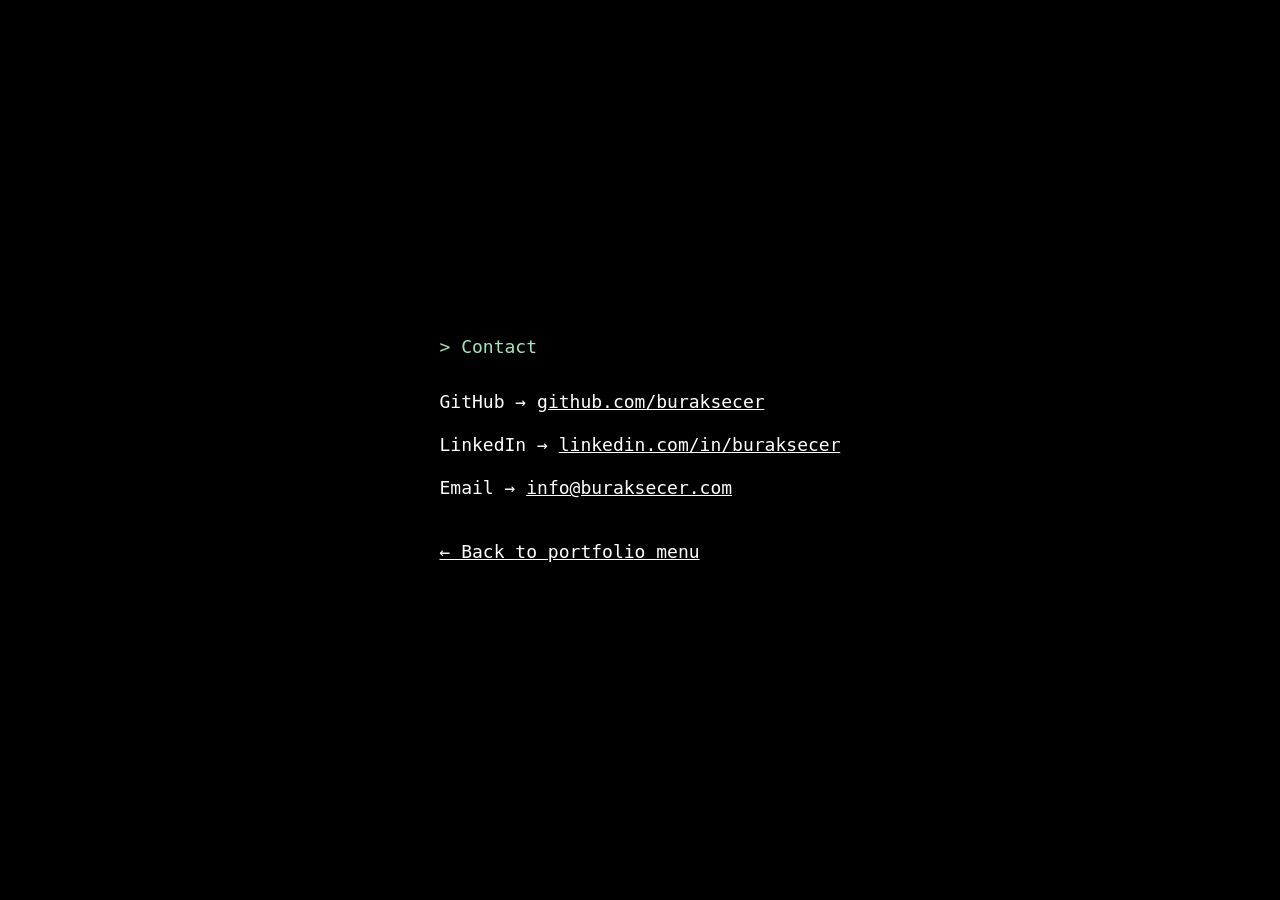
<file: en/iletisim.html>
<!doctype html>
<html lang="en">
<head>
<meta charset="utf-8">
<meta name="viewport" content="width=device-width, initial-scale=1">
<title>Burak Seçer — Contact</title>
<link rel="icon" href="../favicon.ico">
<link rel="stylesheet" href="../css/entry.css">
<style>
.contact { min-height:100dvh; display:grid; align-content:center; width:fit-content; max-width:100%; padding:20px; font:clamp(14px,3vw,18px)/1.7 ui-monospace,Menlo,monospace; }
.contact h1 { font:inherit; letter-spacing:normal; margin:0 0 1em; color:#a2e6bc; }
.contact p { margin:.35em 0; width:fit-content; max-width:100%; }
.contact a { overflow-wrap:anywhere; }
.contact footer { margin-top:1.5em; }
@media (prefers-reduced-motion:no-preference) {
.contact p { animation:type-line 1.1s steps(36,end) both; }
.contact p:nth-of-type(2) { animation-delay:1.1s; }
.contact p:nth-of-type(3) { animation-delay:2.2s; }
.contact p:focus-within { animation:none; }
}
@keyframes type-line { from { clip-path:inset(0 100% 0 0); } to { clip-path:inset(0); } }
</style>
</head>
<body class="terminal">
<main class="contact">
<h1>&gt; Contact</h1>
<p>GitHub → <a href="https://github.com/buraksecer">github.com/buraksecer</a></p>
<p>LinkedIn → <a href="https://www.linkedin.com/in/buraksecer/">linkedin.com/in/buraksecer</a></p>
<p>Email → <a href="mailto:info@buraksecer.com">info@buraksecer.com</a></p>
<footer><a href="../index.html#secim">← Back to portfolio menu</a></footer>
</main>
</body>
</html>
</file>
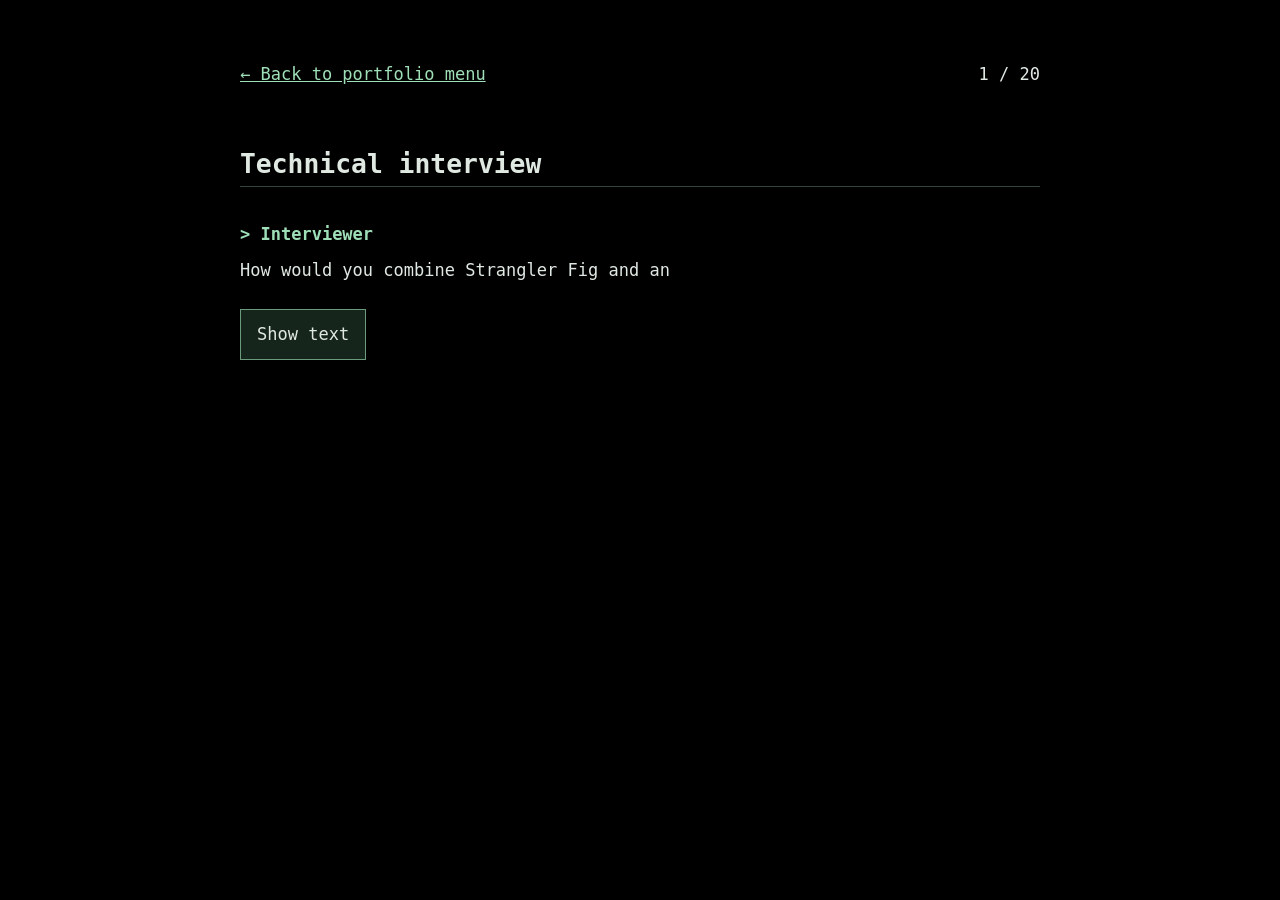
<file: en/mulakat.html>
<!doctype html>
<html lang="en">
<head>
<meta charset="utf-8">
<meta name="viewport" content="width=device-width, initial-scale=1">
<title>Burak Seçer — Technical interview</title>
<link rel="stylesheet" href="../css/mulakat.css?v=console">
<script defer src="mulakat.js"></script>
</head>
<body>
<main>
<nav><a href="../index.html#secim">← Back to portfolio menu</a><span id="progress"></span></nav>
<h1>Technical interview</h1>
<h2>Interviewer</h2>
<p id="question"></p>
<section id="answer" hidden>
<h2>Burak</h2>
<p id="response"></p>
</section>
<button id="skip" type="button">Show text</button>
<button id="next" type="button" hidden>Next question →</button>
</main>
</body>
</html>
</file>
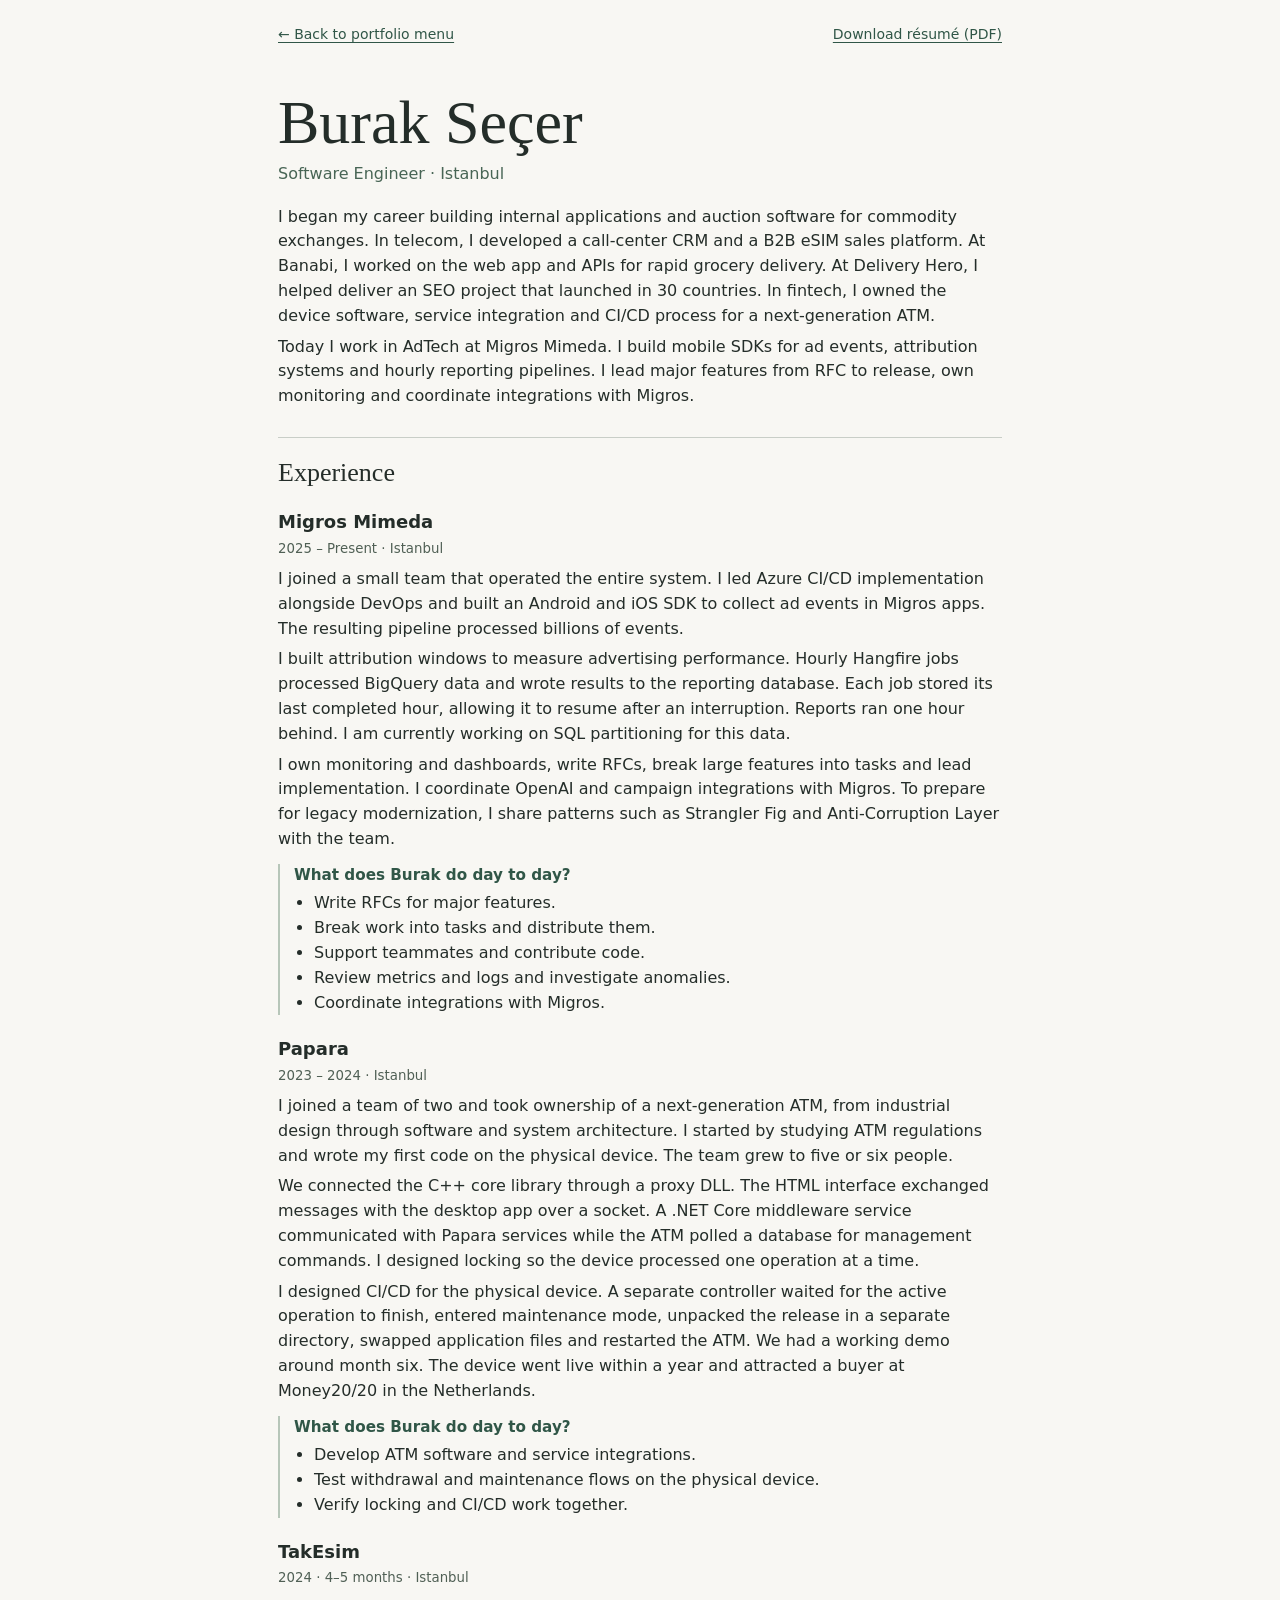
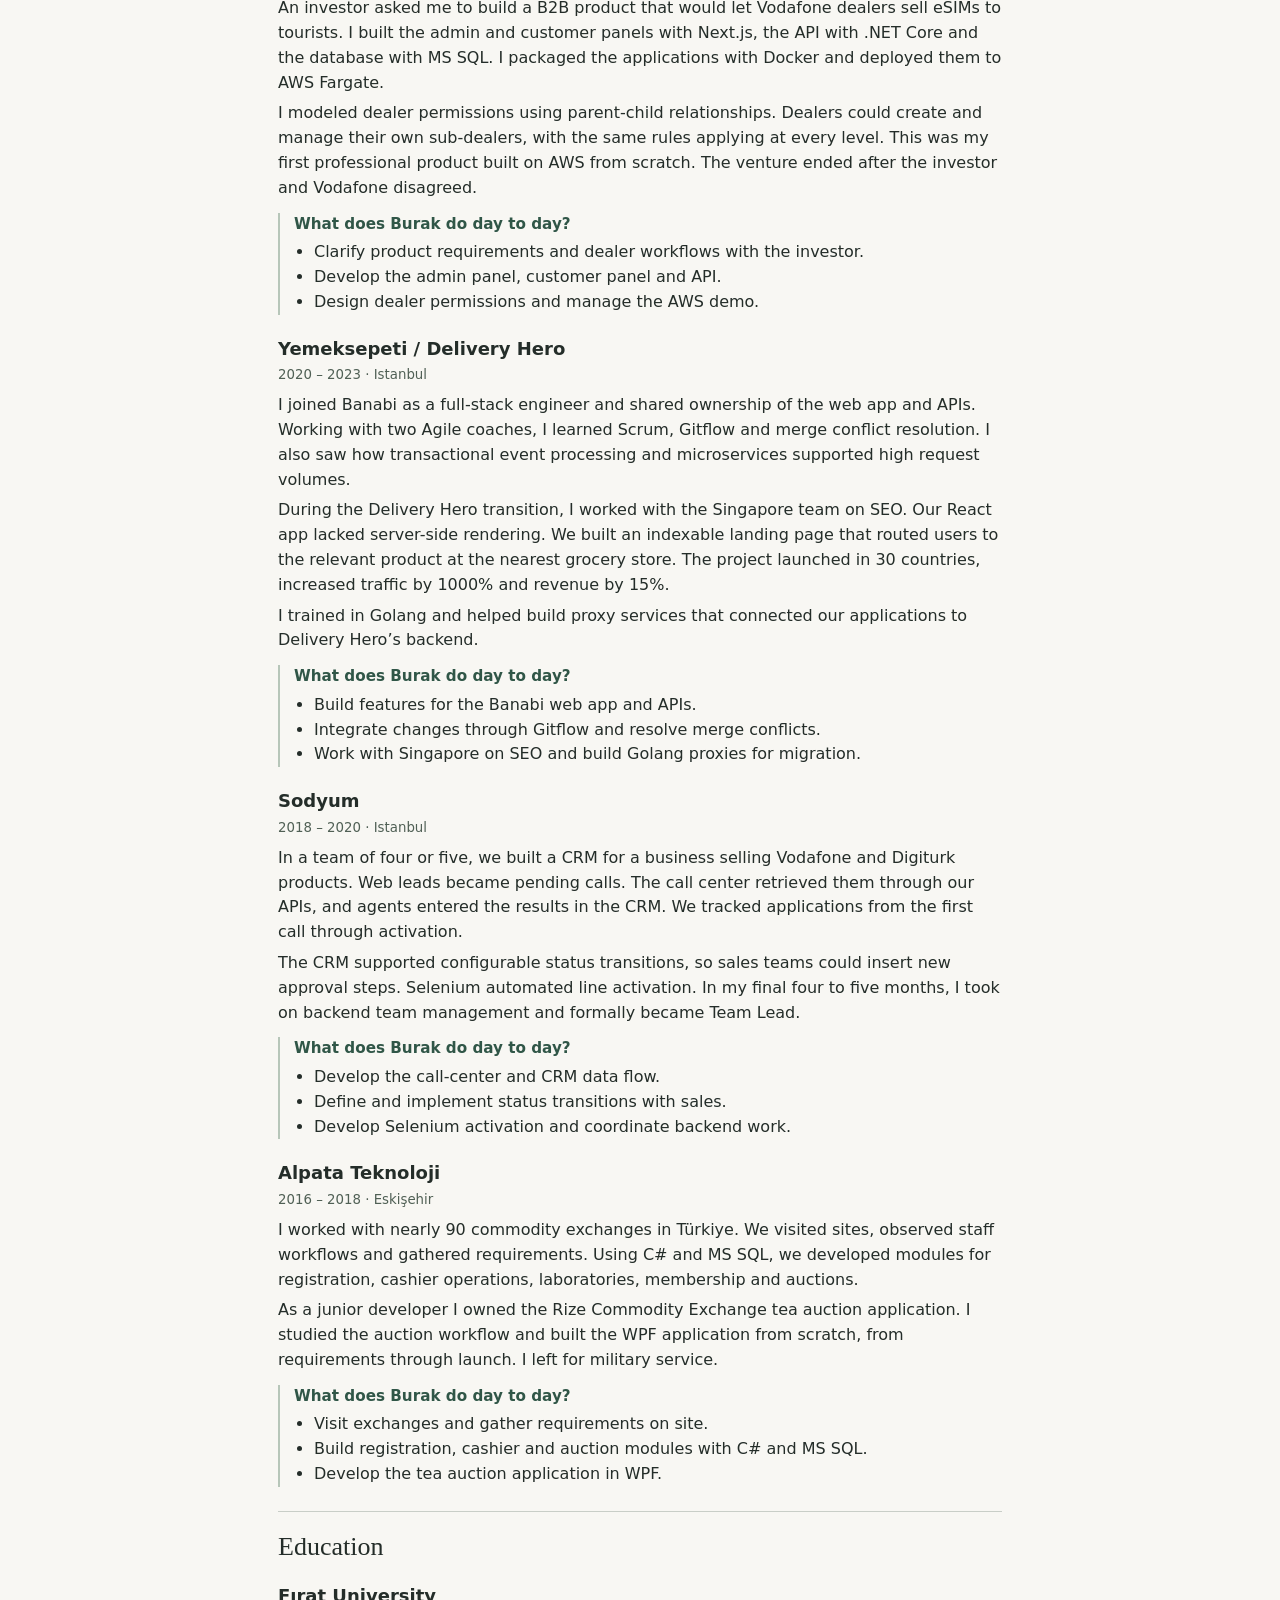
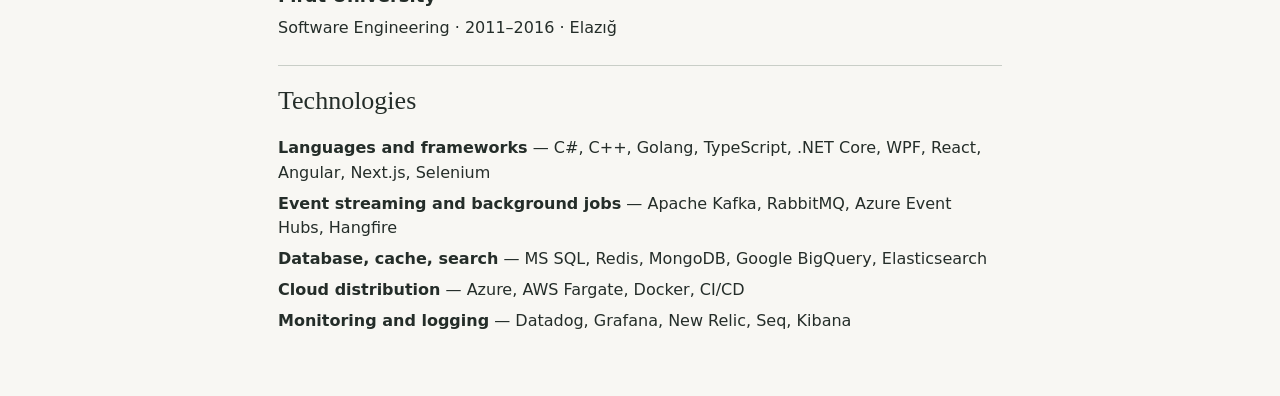
<file: en/portfolyo.html>
<!doctype html>
<html lang="en">
<head>
<meta charset="utf-8">
<meta name="viewport" content="width=device-width, initial-scale=1">
<title>Burak Seçer — Résumé</title>
<link rel="icon" href="../favicon.ico">
<link rel="stylesheet" href="../css/cv.css">
</head>
<body>
<main>
<nav aria-label="Résumé links"><a href="../index.html#secim">← Back to portfolio menu</a><a href="../cv.pdf" download>Download résumé (PDF)</a></nav>
<header>
<h1>Burak Seçer</h1>
<p class="role">Software Engineer · Istanbul</p>
<p>I began my career building internal applications and auction software for commodity exchanges. In telecom, I developed a call-center CRM and a B2B eSIM sales platform. At Banabi, I worked on the web app and APIs for rapid grocery delivery. At Delivery Hero, I helped deliver an SEO project that launched in 30 countries. In fintech, I owned the device software, service integration and CI/CD process for a next-generation ATM.</p>
<p>Today I work in AdTech at Migros Mimeda. I build mobile SDKs for ad events, attribution systems and hourly reporting pipelines. I lead major features from RFC to release, own monitoring and coordinate integrations with Migros.</p>
</header>
<section>
<h2>Experience</h2>
<article><h3>Migros Mimeda</h3><small>2025 – Present · Istanbul</small>
<p>I joined a small team that operated the entire system. I led Azure CI/CD implementation alongside DevOps and built an Android and iOS SDK to collect ad events in Migros apps. The resulting pipeline processed billions of events.</p>
<p>I built attribution windows to measure advertising performance. Hourly Hangfire jobs processed BigQuery data and wrote results to the reporting database. Each job stored its last completed hour, allowing it to resume after an interruption. Reports ran one hour behind. I am currently working on SQL partitioning for this data.</p>
<p>I own monitoring and dashboards, write RFCs, break large features into tasks and lead implementation. I coordinate OpenAI and campaign integrations with Migros. To prepare for legacy modernization, I share patterns such as Strangler Fig and Anti-Corruption Layer with the team.</p>
<aside class="daily"><h4>What does Burak do day to day?</h4><ul><li>Write RFCs for major features.</li><li>Break work into tasks and distribute them.</li><li>Support teammates and contribute code.</li><li>Review metrics and logs and investigate anomalies.</li><li>Coordinate integrations with Migros.</li></ul></aside></article>
<article><h3>Papara</h3><small>2023 – 2024 · Istanbul</small>
<p>I joined a team of two and took ownership of a next-generation ATM, from industrial design through software and system architecture. I started by studying ATM regulations and wrote my first code on the physical device. The team grew to five or six people.</p>
<p>We connected the C++ core library through a proxy DLL. The HTML interface exchanged messages with the desktop app over a socket. A .NET Core middleware service communicated with Papara services while the ATM polled a database for management commands. I designed locking so the device processed one operation at a time.</p>
<p>I designed CI/CD for the physical device. A separate controller waited for the active operation to finish, entered maintenance mode, unpacked the release in a separate directory, swapped application files and restarted the ATM. We had a working demo around month six. The device went live within a year and attracted a buyer at Money20/20 in the Netherlands.</p>
<aside class="daily"><h4>What does Burak do day to day?</h4><ul><li>Develop ATM software and service integrations.</li><li>Test withdrawal and maintenance flows on the physical device.</li><li>Verify locking and CI/CD work together.</li></ul></aside></article>
<article><h3>TakEsim</h3><small>2024 · 4–5 months · Istanbul</small>
<p>An investor asked me to build a B2B product that would let Vodafone dealers sell eSIMs to tourists. I built the admin and customer panels with Next.js, the API with .NET Core and the database with MS SQL. I packaged the applications with Docker and deployed them to AWS Fargate.</p>
<p>I modeled dealer permissions using parent-child relationships. Dealers could create and manage their own sub-dealers, with the same rules applying at every level. This was my first professional product built on AWS from scratch. The venture ended after the investor and Vodafone disagreed.</p>
<aside class="daily"><h4>What does Burak do day to day?</h4><ul><li>Clarify product requirements and dealer workflows with the investor.</li><li>Develop the admin panel, customer panel and API.</li><li>Design dealer permissions and manage the AWS demo.</li></ul></aside></article>
<article><h3>Yemeksepeti / Delivery Hero</h3><small>2020 – 2023 · Istanbul</small>
<p>I joined Banabi as a full-stack engineer and shared ownership of the web app and APIs. Working with two Agile coaches, I learned Scrum, Gitflow and merge conflict resolution. I also saw how transactional event processing and microservices supported high request volumes.</p>
<p>During the Delivery Hero transition, I worked with the Singapore team on SEO. Our React app lacked server-side rendering. We built an indexable landing page that routed users to the relevant product at the nearest grocery store. The project launched in 30 countries, increased traffic by 1000% and revenue by 15%.</p>
<p>I trained in Golang and helped build proxy services that connected our applications to Delivery Hero’s backend.</p>
<aside class="daily"><h4>What does Burak do day to day?</h4><ul><li>Build features for the Banabi web app and APIs.</li><li>Integrate changes through Gitflow and resolve merge conflicts.</li><li>Work with Singapore on SEO and build Golang proxies for migration.</li></ul></aside></article>
<article><h3>Sodyum</h3><small>2018 – 2020 · Istanbul</small>
<p>In a team of four or five, we built a CRM for a business selling Vodafone and Digiturk products. Web leads became pending calls. The call center retrieved them through our APIs, and agents entered the results in the CRM. We tracked applications from the first call through activation.</p>
<p>The CRM supported configurable status transitions, so sales teams could insert new approval steps. Selenium automated line activation. In my final four to five months, I took on backend team management and formally became Team Lead.</p>
<aside class="daily"><h4>What does Burak do day to day?</h4><ul><li>Develop the call-center and CRM data flow.</li><li>Define and implement status transitions with sales.</li><li>Develop Selenium activation and coordinate backend work.</li></ul></aside></article>
<article><h3>Alpata Teknoloji</h3><small>2016 – 2018 · Eskişehir</small>
<p>I worked with nearly 90 commodity exchanges in Türkiye. We visited sites, observed staff workflows and gathered requirements. Using C# and MS SQL, we developed modules for registration, cashier operations, laboratories, membership and auctions.</p>
<p>As a junior developer I owned the Rize Commodity Exchange tea auction application. I studied the auction workflow and built the WPF application from scratch, from requirements through launch. I left for military service.</p>
<aside class="daily"><h4>What does Burak do day to day?</h4><ul><li>Visit exchanges and gather requirements on site.</li><li>Build registration, cashier and auction modules with C# and MS SQL.</li><li>Develop the tea auction application in WPF.</li></ul></aside></article>
</section>
<section><h2>Education</h2><h3>Fırat University</h3><p>Software Engineering · 2011–2016 · Elazığ</p></section>
<section><h2>Technologies</h2>
<p><strong>Languages and frameworks</strong> — C#, C++, Golang, TypeScript, .NET Core, WPF, React, Angular, Next.js, Selenium</p>
<p><strong>Event streaming and background jobs</strong> — Apache Kafka, RabbitMQ, Azure Event Hubs, Hangfire</p>
<p><strong>Database, cache, search</strong> — MS SQL, Redis, MongoDB, Google BigQuery, Elasticsearch</p>
<p><strong>Cloud distribution</strong> — Azure, AWS Fargate, Docker, CI/CD</p>
<p><strong>Monitoring and logging</strong> — Datadog, Grafana, New Relic, Seq, Kibana</p>
</section>
</main>
</body>
</html>
</file>
<file: css/campus.css>
html{color-scheme:dark;background:#152821;color:#f4efe3}
body{margin:0;font-family:system-ui,sans-serif}
[hidden]{display:none!important}
.campus{min-height:100svh;display:flex;flex-direction:column;background:#152821}
.campus header{padding:clamp(24px,5vh,65px) 6vw 25px;background:#efe8d8;color:#213b33}
.date{font:600 12px/1.6 ui-monospace,monospace;letter-spacing:.13em;margin:0}
.date span{padding:0 7px}
h1{font:500 clamp(43px,6vw,92px)/1 Georgia,serif;letter-spacing:-.055em;margin:10px 0}
h1 span{color:#a05d42}
.subject{margin:0;font-size:clamp(16px,1.7vw,23px)}
.journey{flex:1;min-height:245px;position:relative;overflow:hidden;background:#8ba4a0}
#campus-view{position:absolute;inset:0;width:100%;height:100%;font-family:system-ui,sans-serif}
.leg{transform-origin:0 -12px;animation:stride .34s ease-in-out infinite alternate}
.leg.right{animation-direction:alternate-reverse}
.paused .leg{animation-play-state:paused}
@keyframes stride{from{transform:rotate(-24deg)}to{transform:rotate(24deg)}}
.journal{padding:20px 5vw 26px}
.lessons{display:grid;grid-template-columns:repeat(4,minmax(0,1fr));gap:clamp(16px,2.5vw,42px);list-style:none;padding:0;margin:0}
.lessons li{border-top:1px solid #627b69;padding-top:11px;clip-path:inset(0 var(--mask,100%) 0 0)}
.lessons strong,.lessons small{display:block}
.lessons strong{font-size:clamp(16px,1.45vw,22px);color:#ddedcd}
.lessons small{font-size:clamp(14px,1.05vw,17px);line-height:1.48;margin-top:6px;color:#d1dbcf}
#next{position:absolute;transform:translateX(-50%);display:block;background:#fff4ad;box-shadow:0 0 16px #ffedad;border:2px solid #ffe09a;box-sizing:border-box;color:#fff5d2;text-decoration:none;perspective:150px}
.door-panel{position:absolute;inset:0;background:linear-gradient(90deg,#573f30,#9b6742);border:2px solid #d49c65;transform-origin:left;animation:unlock .55s ease-out both}
.door-panel::after{content:"";position:absolute;right:12%;top:55%;width:4px;height:4px;border-radius:50%;background:#ffe4a3}
.door-sign{position:absolute;bottom:calc(100% + 9px);left:50%;transform:translateX(-50%);padding:9px 13px;background:#243830;border:2px solid #ffdb87;box-shadow:3px 3px 0 #574c38;white-space:nowrap;font:650 14px system-ui}
.door-sign::after{content:"";position:absolute;top:100%;left:48%;border:5px solid transparent;border-top-color:#ffdb87}
#next:focus-visible{outline:4px solid white;outline-offset:4px}
@keyframes unlock{from{transform:rotateY(0)}to{transform:rotateY(-65deg)}}
.arrival{width:min(940px,88%);min-height:100svh;margin:auto;display:grid;align-content:center}
.arrival a{color:#c6e0ad;margin-top:15px}
@media(max-width:760px){.campus header{padding:20px 5vw 16px}.journey{min-height:235px}.journal{padding:16px 5vw 22px}.lessons{grid-template-columns:repeat(2,minmax(0,1fr));gap:14px}.lessons small{font-size:14px}}
@media(prefers-reduced-motion:reduce){.leg,.door-panel{animation:none}.door-panel{transform:rotateY(-65deg)}}
.day-tone{fill:#95cde0;opacity:var(--summer,0)}
.dusk-tone{fill:#f09c78;opacity:var(--autumn,0)}
.night-tone{fill:#283959;opacity:var(--winter,0)}
.night-shade{opacity:calc(var(--winter,0) * .40)}
#stars,#moonlight{opacity:var(--winter,0)}
.crown{fill:var(--foliage,#98b582)}
#campus-view rect[fill="#37595c"]{fill:var(--glass,#37595c)}
</file>
<file: css/alpata.css>
.exchange{min-height:100svh;display:flex;flex-direction:column;background:#203b32;color:#f5f0df}
.exchange header{padding:clamp(20px,4vh,46px) 6vw;background:#efe8d8;color:#243f35}
.exchange h1:focus{outline:none}
.exchange-scene{position:relative;flex:1;min-height:clamp(220px,38vh,420px);overflow:hidden;background:#9fb6aa}
#exchange-world{position:absolute;width:100%;height:100%;inset:0}
#exchange-world text{font:700 10px system-ui;letter-spacing:1px;fill:#37493c}
.exchange-dialog{padding:22px 6vw 26px;min-height:175px}
.episode{max-width:78ch}
.episode h2{font:500 clamp(24px,3vw,39px)/1.1 Georgia,serif;margin:0 0 8px}
.episode p{line-height:1.5;margin:0;color:#e1e7d9}
.exchange-actions{min-height:45px;margin-top:12px}
.exchange-actions>*{display:inline-block;background:#dceabf;color:#193529;border:0;border-radius:4px;padding:11px 17px;text-decoration:none;font:650 15px system-ui;cursor:pointer}
@media(max-width:600px){.exchange-dialog{min-height:230px}.exchange header{padding:18px 5vw}.exchange-dialog{padding-inline:5vw}}
#exchange-world .ad-title{fill:#ffeab5;font:bold 10px ui-monospace,monospace;letter-spacing:.3px}
#exchange-world .ad-detail{fill:#d4e7d2;font:8px system-ui;letter-spacing:0}
.exchange-dialog{display:grid;grid-template-columns:repeat(3,minmax(0,1fr));column-gap:3vw}
.episode{clip-path:inset(0 var(--cut,100%) 0 0)}
.episode h2{font-size:clamp(21px,2.2vw,33px)}
.exchange-actions{grid-column:1/-1}
@media(max-width:700px){.exchange-dialog{grid-template-columns:1fr;gap:16px}.exchange-actions{margin:0}.exchange-scene{min-height:clamp(230px,39svh,350px)}}
#exchange-world .branch-name{font:bold 10px system-ui;letter-spacing:.15px}
#exchange-world .wall-caption{fill:#c6e5dc;font:bold 8.5px ui-monospace,monospace;letter-spacing:.3px}
#exchange-world .wall-price{fill:#a7ffc2;font:bold 22px ui-monospace,monospace;letter-spacing:0}
#sodyum-door:focus-visible rect{stroke:white;stroke-width:3}
.agency header{background:#e3ece8}
.office{flex:1;background:linear-gradient(115deg,#be987d,#dcc7a3 42%,#a4bbb3);display:grid;align-content:end;justify-items:center;padding-top:22px;overflow:hidden}
.studio-wall{width:min(94%,850px);display:grid;grid-template-columns:minmax(0,1fr) minmax(145px,.38fr);gap:clamp(10px,3vw,32px);align-items:center}
.crm-wall{background:#172c36;color:#d6efe6;border:5px solid #58626a;border-radius:9px;padding:12px;box-shadow:0 6px 0 #45444855}
.crm-heading{display:flex;justify-content:space-between;gap:8px;font:12px ui-monospace,monospace;border-bottom:1px solid #496269;padding-bottom:8px}
.crm-map{width:100%;display:block}
.crm-wire{fill:none;stroke:#527078;stroke-width:2}
.crm-wire.current{stroke:#eebb77}
.crm-node rect{fill:#263d47;stroke:#668488}
.crm-node text{fill:#e3eeee;text-anchor:middle;font:13px system-ui}
.crm-node.current rect{fill:#305d55;stroke:#99e7c4}
.lead-packet{fill:#ffe6a3;stroke:#916c39}
.trace-status{min-height:3.4em;font:14px/1.45 system-ui}
.trace-status b{color:#ffdb9e;margin-right:.6em}
.retrace{background:transparent;border:0;color:#b4e4ce;padding:6px 0;cursor:pointer;text-decoration:underline}
.postits{display:grid;grid-template-columns:1fr 1fr;gap:10px;padding:0;margin:0;list-style:none}
.postits li{color:#36382e;background:#ffdc84;text-align:center;padding:12px 3px 15px;box-shadow:2px 3px 2px #52463244;font:600 clamp(11px,1.2vw,15px) ui-monospace,monospace;transform:rotate(-3deg)}
.postits li:nth-child(3n+2){background:#a9dac5;transform:rotate(3deg)}
.postits li:nth-child(3n){background:#eeb5af;transform:rotate(-1deg)}
@media(max-width:600px){.studio-wall{grid-template-columns:1fr}.postits{grid-template-columns:repeat(4,1fr);gap:6px}.postits li{padding:6px 2px}.trace-status{min-height:4em}}
.office-floor{width:min(100%,900px);display:block}
.office-walker{animation:office-walk 6s linear both}
.office-walker .leg{animation-iteration-count:18}
@keyframes office-walk{from{transform:translate(36px,117px) scale(1.45)}to{transform:translate(576px,117px) scale(1.45)}}
.agency .episode{animation:office-note .7s both}
.agency .episode:nth-child(2){animation-delay:2.8s}
.agency .episode:nth-child(3){animation-delay:5s}
@keyframes office-note{from{clip-path:inset(0 100% 0 0)}to{clip-path:inset(0)}}
@media(prefers-reduced-motion:reduce){.agency *{animation-duration:.001s!important;animation-delay:0s!important}}

/* Keep the wall in view while the camera follows the desks. */
.agency{height:100svh;height:100dvh;min-height:0;display:grid;grid-template-rows:auto minmax(0,1fr) auto}
.agency header{padding:8px 4vw;display:flex;gap:18px;align-items:baseline}
.agency header h1{font-size:clamp(25px,4vw,46px);margin:0}
.agency .office{min-height:0;display:grid;grid-template-rows:minmax(0,1fr) minmax(40px,22%);align-content:stretch;padding:6px 0 0}
.agency .studio-wall{min-height:0;align-self:stretch;align-items:center}
.agency .crm-wall{height:100%;max-height:385px;min-height:0;box-sizing:border-box;display:grid;grid-template-rows:auto minmax(0,1fr) auto auto;align-self:center}
.agency .crm-map{height:100%;min-height:0}
.agency .office-floor{width:100%;height:100%;align-self:end}
.agency .office-walker{animation:none}
.agency .office-walker .leg{animation-iteration-count:infinite}
.agency.arrived .leg{animation-play-state:paused}
.agency .exchange-dialog{position:relative;display:block;min-height:0;padding:10px 4vw 12px}
.agency .episode{animation:none;clip-path:none;max-width:95ch}
.agency .episode h2{font-size:clamp(17px,2vw,25px);margin-bottom:3px}
.agency .episode p{font-size:clamp(13px,1.15vw,16px);line-height:1.4}
.agency .exchange-actions{min-height:0;margin:5px 0 0}
.agency .exchange-actions a{padding:2px 0;background:none;color:#cce4d4;font-size:13px;text-decoration:underline}
.terminal{opacity:.55}.terminal.online{opacity:1}
.online .signal,.online .meter,.online .check{stroke-dasharray:55;animation:screen-draw 1.5s ease-in-out infinite}
.online .field{animation:screen-type 1.8s ease-out infinite;transform-box:fill-box;transform-origin:left}
.online .field:nth-child(2){animation-delay:.25s}.online .field:nth-child(3){animation-delay:.5s}
.agency.arrived .terminal *{animation:none}
@keyframes screen-draw{from{stroke-dashoffset:55}to{stroke-dashoffset:0}}
@keyframes screen-type{from{transform:scaleX(.08)}to{transform:scaleX(1)}}
@media(max-width:600px){.agency .studio-wall{grid-template-rows:minmax(0,1fr) auto;gap:6px}.agency .postits{width:100%}.agency .postits li{padding:3px}.agency .crm-wall{padding:6px}.agency .trace-status{min-height:0;font-size:13px}.agency header{gap:10px}.agency .exchange-dialog{padding-block:7px}}
@media(max-height:500px) and (orientation:landscape){.agency{grid-template-columns:2fr 1fr;grid-template-rows:auto minmax(0,1fr)}.agency header{grid-column:1/-1}.agency .exchange-dialog{align-self:center}.agency .postits li{padding:4px}.agency .trace-status{min-height:0;font-size:12px}}
.agency .office{position:relative}
.office-cable{position:absolute;inset:0;width:100%;height:100%;pointer-events:none;z-index:1}
.office-cable path{fill:none;stroke:#dbb365;stroke-width:1.5;stroke-dasharray:4 5;opacity:.8}
.office-cable circle{fill:#ffe49a;stroke:#8d6b33}
.story-rail{display:grid;position:relative;grid-template-columns:repeat(3,minmax(0,1fr));gap:2vw}
.agency .story-rail .episode{clip-path:inset(0 var(--cut,100%) 0 0)}
@media(max-width:850px),(max-height:500px){
.agency .story-rail{display:grid;grid-template-columns:1fr;gap:8px}
.agency .story-rail h2{font-size:16px;margin:0 0 2px}
.agency .story-rail p{font-size:13px;line-height:1.35}
.agency .exchange-dialog{max-height:62dvh;overflow-y:auto;box-sizing:border-box}
.agency .exchange-actions{margin-top:5px}

}
.agency .office{grid-template-rows:minmax(0,1fr);align-content:center;padding:0}
.agency .studio-wall{display:block;justify-self:center;width:min(86%,760px)}
.agency .postits{grid-template-columns:repeat(8,minmax(0,1fr))}
.agency .office-floor{align-self:stretch;width:100%;height:100%}
.workstation text{text-anchor:middle}
.desk-note text{font:600 10px ui-monospace,monospace;fill:#304338}
.monitor-name{font:7px ui-monospace,monospace;fill:#acccc7}
.monitor-task{font:bold 8px system-ui;fill:#c9f0cc}
.working .typing{animation:key-stroke .24s infinite alternate;transform-origin:32px 113px}
@keyframes key-stroke{to{transform:rotate(-5deg)}}
.agency .exchange-actions button{color:#cce4d4;background:transparent;margin-right:12px}
@media(max-width:600px){.agency .postits{grid-template-columns:repeat(4,1fr)}}
.agency .tram-office{grid-template-rows:minmax(0,1fr) auto;background:#b6cdc4}
.tram-world text{text-anchor:middle;font-family:system-ui,sans-serif}
.stop-title{fill:#fff2cf;font-size:13px;font-weight:700}
.stop-result{fill:#bdf2bf;font-size:12px;opacity:0}
.visited .stop-result{opacity:1}
.stop-stack{fill:#cddcd6;font-size:8px}
.operating .stop-art{animation:station-action .45s ease-in-out alternate 2}
@keyframes station-action{to{transform:translate(0,19px) scale(1.09)}}
.station-caption{box-sizing:border-box;width:100%;margin:0;padding:6px 4vw;background:#354f48;color:#fff2ce;font-size:clamp(12px,1.3vw,17px)}
.flight-world text{font-family:ui-monospace,monospace}
.stack-label,.flight-stop{text-anchor:middle;font-size:11px;font-weight:700;fill:#353f36}
.flight-stop{fill:#fff5d8;paint-order:stroke;stroke:#344e48;stroke-width:3px}
.json-line{font-size:11px;fill:#dbebe5;white-space:pre}
.json-status.updated{fill:#ffe29c}
.stack-drop,.impact,.stop-sign{opacity:0}
.flight-world{background:#85b9ca}
</file>
<file: css/api-intro.css>
.request-curtain {position:fixed;inset:0;z-index:9999;display:grid;place-items:center;overflow:hidden;pointer-events:none}
.curtain-half {position:absolute;inset-block:0;width:calc(50% + 1px);background:#000;transition:transform .68s cubic-bezier(.72,0,.18,1);will-change:transform}
.curtain-left {left:0}
.curtain-right {right:0}
.request-stage {position:relative;width:min(90vw,540px);color:#97f1ce;transition:opacity .16s ease-out}
.request-caption {display:flex;align-items:baseline;justify-content:space-between;gap:10px;padding:0 4px 11px;border-bottom:1px solid #23312d;font:12px/1.4 ui-monospace,Menlo,monospace}
.request-caption span {color:#acb8b3}
.request-caption strong {color:inherit;font-weight:500}
.request-path {display:block;width:100%;max-height:64dvh}
.request-path .wire {stroke:#415950;stroke-width:1.4}
.standby-link {stroke:#23312b;stroke-dasharray:3 5}
.tail {stroke:currentColor;stroke-width:2}
.packet {fill:currentColor;filter:drop-shadow(0 0 4px currentColor)}
.service rect {fill:#080e0c;stroke:#43584e}
.service path {stroke:#abbcb3;stroke-width:1.3;stroke-linejoin:round;stroke-linecap:round}
.service text {fill:#c7d3cb;paint-order:stroke;stroke:black;stroke-width:4px;text-anchor:middle;font:11px ui-monospace,Menlo,monospace}
.service[data-id="webB"] {opacity:.6}
.service.lit rect,.service.lit path {stroke:currentColor}
.service.lit text {fill:currentColor}
.returning .request-stage {color:#b9adff}
.opening .request-stage {opacity:0}
.opening .curtain-left {transform:translateX(-101%)}
.opening .curtain-right {transform:translateX(101%)}
@media(prefers-reduced-motion:reduce) {.request-curtain {display:none}}
</file>
<file: css/delivery.css>
.delivery-level{min-height:100svh;display:flex;flex-direction:column;background:#173d46;color:#fff2de}
.delivery-level header{padding:14px 5vw;background:#fae8ca;color:#23494e}
.delivery-level h1{font-size:clamp(31px,5vw,66px)}
.delivery-level h1:focus{outline:none}
.shore{position:relative;flex:1;min-height:clamp(220px,40vh,520px);background:#a3d2d6}
#seaside{position:absolute;inset:0;width:100%;height:100%}
.coast-notes{display:grid;grid-template-columns:1fr 1fr;gap:4vw;padding:16px 5vw 8px}
.coast-notes article{clip-path:inset(0 var(--reveal,100%) 0 0)}
.coast-notes h2{margin:0;font:500 clamp(22px,2.6vw,38px) Georgia,serif}
.coast-notes p{font-size:clamp(13px,1.25vw,17px);line-height:1.45;margin:6px 0}
.coast-notes b{color:#ffdc95}
.delivery-level footer{display:flex;justify-content:space-between;min-height:36px;align-items:center;padding:0 5vw 8px}
.delivery-level footer a,.coast-replay{font:600 14px system-ui;color:#f4d8a5;background:none;border:0;cursor:pointer}
.sea-glints{animation:sea-drift 6s linear infinite}
.coast-ferry{animation:ferry-cross 19s ease-in-out infinite alternate}
.buoy-body{animation:buoy-bob var(--swell-time,2.4s) ease-in-out var(--swell-delay,0s) infinite alternate}
.walking .sandals{animation:sandal-stride .3s ease-in-out infinite alternate;transform-origin:0 -16px}
@keyframes sea-drift{to{transform:translateX(66px)}}
@keyframes ferry-cross{from{transform:translate(470px,136px)}to{transform:translate(600px,135px)}}
@keyframes buoy-bob{to{transform:translateY(2px) rotate(2deg)}}
@keyframes sandal-stride{from{transform:skewX(12deg)}to{transform:skewX(-12deg)}}
@media(max-width:650px){.coast-notes{grid-template-columns:1fr;gap:10px}.shore{min-height:215px}}
@media(prefers-reduced-motion:reduce){.sea-glints,.coast-ferry,.buoy-body,.walking .sandals{animation:none}}
/* Idle scenery keeps moving after the story clocks reach their final frame. */
.propeller{animation:propeller-spin .13s linear infinite;transform-origin:0 0}
@keyframes propeller-spin{0%{transform:scaleY(1) skewX(-6deg)}50%{transform:scaleY(-1) skewX(6deg)}100%{transform:scaleY(1) skewX(-6deg)}}
.campus-breeze,.exchange-breeze{animation:sky-breeze 14s ease-in-out infinite alternate}
@keyframes sky-breeze{from{transform:translate(-18px,1px)}to{transform:translate(42px,-4px)}}
.city-traffic{animation:city-drive 5s linear infinite}
@keyframes city-drive{to{transform:translateX(140px)}}
.request-path .standby-link{animation:request-idle 1.2s linear infinite}
@keyframes request-idle{to{stroke-dashoffset:-16}}
@media(prefers-reduced-motion:reduce){.propeller,.campus-breeze,.exchange-breeze,.city-traffic,.delivery-level,.game-view,.request-path .standby-link{animation:none}}
.mirror-tiles{animation:mirror-turn 1.6s linear infinite;transform-origin:0 0}
.disco-glints{animation:mirror-glow 1.4s ease-in-out infinite alternate}
.deck-lights{opacity:.36;animation:deck-sweep 2s ease-in-out infinite alternate;transform-origin:22px -50px}
@keyframes mirror-turn{0%,100%{transform:scaleX(1)}50%{transform:scaleX(-1)}}
@keyframes mirror-glow{to{opacity:.35}}
@keyframes deck-sweep{from{transform:rotate(-6deg)}to{transform:rotate(7deg)}}
@media(prefers-reduced-motion:reduce){.mirror-tiles,.disco-glints,.deck-lights{animation:none}}

@media (prefers-reduced-motion: no-preference) {
  .harbour-traffic { animation: harbour-voyage var(--voyage) ease-in-out infinite alternate; }
  .funnel-smoke { animation: funnel-plume 3s linear infinite; }
}
@keyframes harbour-voyage {
  from { transform: translateX(-55px); }
  to { transform: translateX(75px); }
}
@keyframes funnel-plume {
  from { opacity: .65; transform: translate(0, 0) scale(.45); }
  to { opacity: 0; transform: translate(-19px, -20px) scale(1.65); }
}
</file>
<file: css/papara.css>
#papara{min-height:100svh;box-sizing:border-box;padding:clamp(20px,4vw,50px) max(5vw,calc((100vw - 1080px)/2));background:#211c26;color:#f4ebed}
#papara header{border-bottom:1px solid #574859;padding-bottom:14px}
#papara h1 span{color:#eab8cd}
.atm-log{display:block;font:13px/1.5 ui-monospace,monospace;color:#e7c5d5}
.atm-replay,#papara footer a{color:#f4d3de;font:600 14px system-ui}
.atm-replay{border:1px solid #997b8d;background:#423441;border-radius:5px;padding:8px 12px;margin-top:12px;cursor:pointer}
#papara footer{padding-top:15px}
.club{position:relative;height:clamp(240px,44svh,510px);margin:0 calc(-1 * max(5vw,(100vw - 1080px)/2));overflow:hidden;background:#251d33}
.club svg{position:absolute;inset:0;width:100%;height:100%}
.club-caption{padding:16px 0;min-height:100px}
.club-caption h2{font:500 clamp(23px,3vw,38px) Georgia,serif;margin:0}
.club-caption p{line-height:1.45;margin:6px 0;max-width:74ch}
.ball-grid{animation:mirror-turn 1.9s linear infinite}
.club-beams{opacity:.24;animation:club-light 3.6s ease-in-out infinite alternate}
@keyframes club-light{to{transform:rotate(12deg);opacity:.36}}
.club-guest.moving .club-feet{animation:sandal-stride .26s ease-in-out infinite alternate}
@media(prefers-reduced-motion:reduce){.ball-grid,.club-beams,.club-guest.moving .club-feet{animation:none}}

@media (prefers-reduced-motion: no-preference) {
  .party-sway { animation: party-step .55s ease-in-out infinite alternate; animation-delay: var(--phase); }
  .club-guest.moving .cash-hand { animation: party-arm .42s ease-in-out infinite alternate; transform-origin: 7px -37px; }
}
@keyframes party-step {
  from { transform: translate(-2px,0) rotate(-7deg); }
  to { transform: translate(2px,-3px) rotate(8deg); }
}
@keyframes party-arm { to { transform: rotate(-68deg); } }

.club-stories { display: grid; grid-template-columns: repeat(auto-fill, minmax(min(100%, 185px), 1fr)); gap: 16px; }
.club-stories article { border-top: 1px solid #795f74; padding-top: 9px; }
.club-stories h2 { font-size: clamp(19px, 2vw, 26px); }
@media (max-width: 620px) { .club-stories { grid-template-columns: 1fr; } }
@media (prefers-reduced-motion: no-preference) {
  .club-soloist { animation: party-step .8s ease-in-out infinite alternate; }
  .singer-notes { animation: sung-phrase 1.8s ease-out infinite; }
}
@keyframes sung-phrase { from { opacity: .95; } to { opacity: 0; transform: translate(9px,-7px); } }

#papara { height: 100vh; height: 100dvh; min-height: 0; display: grid; grid-template-rows: auto minmax(0,1fr) auto auto; padding-block: clamp(4px,1.5vh,16px); }
#papara header { padding-bottom: 5px; }
#papara h1 { margin: 2px 0; font-size: clamp(30px,7vh,68px); }
.club { height: auto; }
.club-caption { min-height: 0; padding: 8px 0 0; }
#papara footer { padding-top: 5px; }
.atm-replay { margin-top: 3px; }
@media (max-width: 680px), (max-height: 500px) {
  .club-stories { display: block; }
  .club-stories article { padding: 3px 0; font-size: 14px; line-height: 1.3; }
  .club-stories h2, .club-stories p { display: inline; font: inherit; }
  .club-stories h2 { font-weight: 700; margin-right: .4em; }
}
@media (orientation: landscape) and (max-height: 500px) {
  #papara { grid-template-columns: minmax(0,1fr) minmax(0,1fr); grid-template-rows: auto minmax(0,1fr) auto; gap: 0 12px; }
  #papara header, #papara footer { grid-column: span 2; }
  .club { margin: 0; }
}
@media (orientation: landscape) and (max-height: 500px) {
  #papara { padding-inline: 12px; grid-template-columns: minmax(0, 2fr) minmax(0, 3fr); }
  .club-stories article { padding-block: 2px; font-size: 13px; }
}

.atm-replay { visibility: hidden; }
.atm-log { min-height: 1.5em; }
@media (max-width: 490px), (orientation: landscape) and (max-height: 500px) { .atm-log { min-height: 3em; } }
</file>
<file: css/takesim.css>
#takesim { background: #263c35; min-height: 100svh; }
#takesim header { padding: 24px 5vw; background: #eee6d7; color: #253e35; }
.meeting-room { background: linear-gradient(to bottom,#e3d3be 78.5%,#938677 78.5%); }
.meeting-room svg { display: block; width: 100%; max-width: 1050px; margin: auto; }
.meeting-notes { display: grid; grid-template-columns: repeat(3,1fr); gap: 3vw; padding: 18px 5vw; }
.meeting-notes h2 { margin: 0; font: 500 clamp(22px,2.4vw,38px) Georgia,serif; }
.meeting-notes p { line-height: 1.55; }
#takesim footer { padding: 8px 5vw 24px; display: flex; justify-content: space-between; }
#takesim a { padding: 10px; color: #ffe4b6; }
@media(max-width: 690px) { .meeting-notes { grid-template-columns: 1fr; } }
@media(prefers-reduced-motion: no-preference) {
  #takesim .branch, .meeting-notes article { animation: meeting-reveal .7s ease-out both; }
  #takesim .branch, .meeting-notes article:nth-child(2) { animation-delay: 1.5s; }
  #takesim .deeper, .meeting-notes article:nth-child(3) { animation-delay: 3s; }
  .gesture { transform-origin: 3px 7px; animation: meeting-gesture 2.7s ease-in-out infinite alternate; }
}
@keyframes meeting-reveal { from { opacity: 0; } to { opacity: 1; } }
@keyframes meeting-gesture { to { transform: rotate(-14deg); } }

#takesim { height: 100svh; height: 100dvh; min-height: 0; display: grid; grid-template-rows: auto minmax(0,1fr) auto auto; }
#takesim header { padding: clamp(8px,2vh,20px) 5vw; }
#takesim h1 { margin: 4px 0; font-size: clamp(32px,7vh,72px); }
.meeting-room { min-height: 0; }
.meeting-room svg { height: 100%; }
.meeting-pages { display: none; }
#takesim footer { padding: 2px 5vw max(4px,env(safe-area-inset-bottom)); }
@media (max-width: 1000px), (max-height: 700px) {
  #takesim { grid-template-rows: auto minmax(0,1fr) auto auto auto; }
  .meeting-pages { display: flex; gap: 6px; padding: 6px 5vw 0; }
  .meeting-pages button { font: inherit; font-size: 14px; padding: 6px 12px; background: transparent; color: #ffe4b6; border: 1px solid #82938a; border-radius: 3px; cursor: pointer; }
  .meeting-pages button[aria-pressed=true] { background: #ffe4b6; color: #253e35; }
  .meeting-notes { display: block; padding: 8px 5vw; }
  .meeting-notes article { display: none; animation: none; }
  .meeting-notes article.selected { display: block; }
  .meeting-notes p { margin: 5px 0; font-size: 15px; line-height: 1.4; }
}
@media (max-height: 480px) and (orientation: landscape) {
  #takesim { grid-template-columns: 42% 58%; grid-template-rows: auto auto 1fr auto; }
  #takesim header, #takesim footer { grid-column: span 2; }
  .meeting-room { grid-row: span 2; }
  .meeting-pages, .meeting-notes { padding-inline: 12px; }
}

.meeting-door-leaf { transform-box: fill-box; transform-origin: left center; transition: transform .65s ease-in-out; }
.door-open .meeting-door-leaf { transform: skewY(-12deg) scaleX(.13); }
.meeting-club-link:focus-visible rect:last-of-type { stroke: white; stroke-width: 3; }
.door-open .club-light { animation: meeting-lights 2s ease-in-out infinite alternate; }
.door-open .door-sparks { animation: meeting-lights 1.3s ease-in-out infinite alternate-reverse; }
.door-open .door-mirrors { transform-box: fill-box; transform-origin: center; animation: mirror-turn 2.2s linear infinite; }
@keyframes meeting-lights { from { opacity: .35; } to { opacity: .95; } }
@media (prefers-reduced-motion: reduce) {
  .meeting-door-leaf { transition: none; }
  #takesim .club-light, #takesim .door-sparks, #takesim .door-mirrors { animation: none; }
}
</file>
<file: css/mimeda.css>
#mimeda { background:#253e3c; color:#fff1d9; height:100dvh; display:grid; grid-template-rows:auto minmax(0,1fr) auto auto; }
#mimeda header { background:#f4e8ce; color:#25413c; padding:8px 5vw; }
#mimeda h1 { font-size:clamp(32px,7vh,76px); }
.media-road { background:#a0c8c7; min-height:0; overflow:hidden; }
.media-road svg { width:100%; height:100%; display:block; }
#mimeda button { color:#ffe8c7; background:transparent; border:1px solid #a5b5a4; padding:6px 9px; cursor:pointer; }
#mimeda footer { display:flex; justify-content:space-between; align-items:center; padding:6px 5vw; }
#mimeda a { color:inherit; }
@media(prefers-reduced-motion:no-preference) { .media-cloud { animation:media-drift 14s ease-in-out infinite alternate; } }
@keyframes media-drift { to { transform:translateX(55px); } }

.media-story { padding:10px 5vw; display:grid; grid-template-columns:repeat(3,minmax(0,1fr)); gap:8px 20px; }
.media-story p { margin:0; font-size:clamp(13px,1vw,16px); line-height:1.35; }
.media-trail text { font:600 9px ui-monospace,monospace; fill:#ffe4bb; stroke:#363f44; stroke-width:2px; paint-order:stroke; }
.exhaust { fill:#e0dace; }
@media(max-width:700px) {
  .media-story { display:block; height:clamp(7rem,31dvh,16rem); box-sizing:border-box; overflow:auto; }
  .media-story p { margin-bottom:8px; font-size:15px; }
}

.media-exit:focus-visible rect { stroke:white; stroke-width:2; }
.media-finale { position:fixed; inset:0; margin:0; box-sizing:border-box; width:100%; height:100%; max-width:none; max-height:none; border:0; background:black; color:#fff1d9; }
.media-finale[open] { display:grid; place-items:center; text-align:center; }
.media-finale::backdrop { background:transparent; }
.media-finale p { font:500 clamp(28px,5vw,68px) Georgia,serif; }
@media(prefers-reduced-motion:no-preference) {
  .media-finale[open] { animation:finale-darken .85s ease both; }
  .media-finale[open] p { animation:finale-darken .65s .5s ease both; }
}
@keyframes finale-darken { from { opacity:0; } to { opacity:1; } }
.finale-fireworks { position:absolute; inset:0; width:100%; height:100%; pointer-events:none; }
.media-finale p { position:relative; }
@media(prefers-reduced-motion:no-preference) {
  .media-finale[open] .finale-fireworks use { transform-box:fill-box; transform-origin:center; animation:finale-burst 1.1s var(--delay,.1s) ease-out 2 both; }
}
@keyframes finale-burst {
  0% { opacity:0; transform:scale(.05); }
  22% { opacity:1; }
  100% { opacity:0; transform:scale(1.45); }
}
</file>
<file: css/entry.css>
* { box-sizing: border-box; }
body { margin: 0; background: #f3edde; color: #203e36; font-family: system-ui, sans-serif; }
main { width: min(960px, 100%); margin: auto; padding: clamp(24px, 6vw, 76px); }
h1 { font: normal clamp(2.65rem, 7vw, 6rem)/1.02 Georgia, serif; letter-spacing: -.05em; margin: .35em 0 .65em; }
a { color: inherit; }
.plain h1 { margin-top: 1em; }
.terminal { background: #000; color: #fff; }
.welcome {
  width: 100%;
  min-height: 100vh;
  min-height: 100dvh;
  padding: 12px;
  display: grid;
  place-items: center;
}
.welcome nav { display: grid; grid-template-columns: repeat(2, 1fr); gap: 12px; max-width: 100%; }
.welcome a {
  display: flex;
  align-items: center;
  gap: .7em;
  padding: 14px 18px;
  background: #fff;
  color: #000;
  border: 1px solid #fff;
  text-decoration: none;
  font: 1rem/1.4 ui-monospace, Menlo, monospace;
}
.welcome a::before { content: ">"; }
.welcome a:hover, .welcome a:focus-visible { color: #fff; background: #000; }
.welcome a:focus-visible { outline: 2px solid #fff; outline-offset: 3px; }
@media (max-width: 640px) { .welcome nav { grid-template-columns: 1fr; } }
@media (min-width: 850px) { .welcome nav { grid-template-columns: repeat(2, 1fr); } }
.language { position: absolute; inset-block-start: 18px; inset-inline-end: 18px; display: flex; gap: 6px; }
.language button { background: #000; color: #fff; border: 1px solid #fff; padding: 7px 12px; cursor: pointer; font: 14px ui-monospace, Menlo, monospace; }
.language button[aria-pressed="true"] { background: #fff; color: #000; }
.language button:focus-visible { outline: 2px solid white; outline-offset: 3px; }
</file>
<file: css/mulakat.css>
* { box-sizing: border-box; }
[hidden] { display: none !important; }
body { margin: 0; background: #000; color: #e0e8e2; font: clamp(14px, 2vw, 17px)/1.7 ui-monospace, Menlo, monospace; }
main { max-width: 920px; margin: auto; padding: clamp(22px, 5vw, 60px); }
nav { display: flex; flex-wrap: wrap; justify-content: space-between; gap: 12px; }
a, h2 { color: #9fdfb8; }
h1 { font-size: 1.55em; margin: 2em 0 1.25em; border-bottom: 1px solid #34453b; }
h2 { font-size: 1em; margin-bottom: 0; }
h2::before { content: "> "; }
p { margin: .4em 0 1.4em; white-space: pre-line; }
button { background: #15251c; color: inherit; border: 1px solid #6c9a7c; padding: 10px 16px; font: inherit; cursor: pointer; }
:focus-visible { outline: 2px solid #a7e9bd; outline-offset: 4px; }
</file>
<file: css/cv.css>
* { box-sizing: border-box; }
body { margin: 0; background: #f8f7f3; color: #242d29; font: 16px/1.55 system-ui, sans-serif; }
main { max-width: 820px; margin: auto; padding: 24px clamp(20px, 5vw, 48px) 56px; }
nav { display: flex; justify-content: space-between; gap: 12px; font-size: .875rem; }
a { color: #305647; text-underline-offset: 3px; }
header { margin: 42px 0 28px; }
h1, h2 { font-family: Georgia, serif; font-weight: 500; }
h1 { margin: 0; font-size: clamp(40px, 7vw, 62px); line-height: 1.1; }
.role { margin: 6px 0 18px; color: #486555; }
section { border-top: 1px solid #c9cec7; margin-top: 24px; }
h2 { margin: 15px 0; font-size: 26px; }
h3 { margin: 0; font-size: 18px; }
small { color: #506055; }
p { margin: 6px 0; }
article + article { margin-top: 20px; }
@media print {
  nav { display: none; }
  body { background: white; font-size: 10pt; }
  main { max-width: none; padding: 0; }
  header, section, article + article { margin-top: 10px; }
  article { break-inside: avoid; }
}

.daily { margin: 12px 0 0; padding-left: 14px; border-left: 2px solid #b7c6b9; }
.daily h4 { margin: 0; font-size: .95rem; color: #305647; }
.daily ul { margin: 4px 0 0; padding-left: 20px; }
</file>
